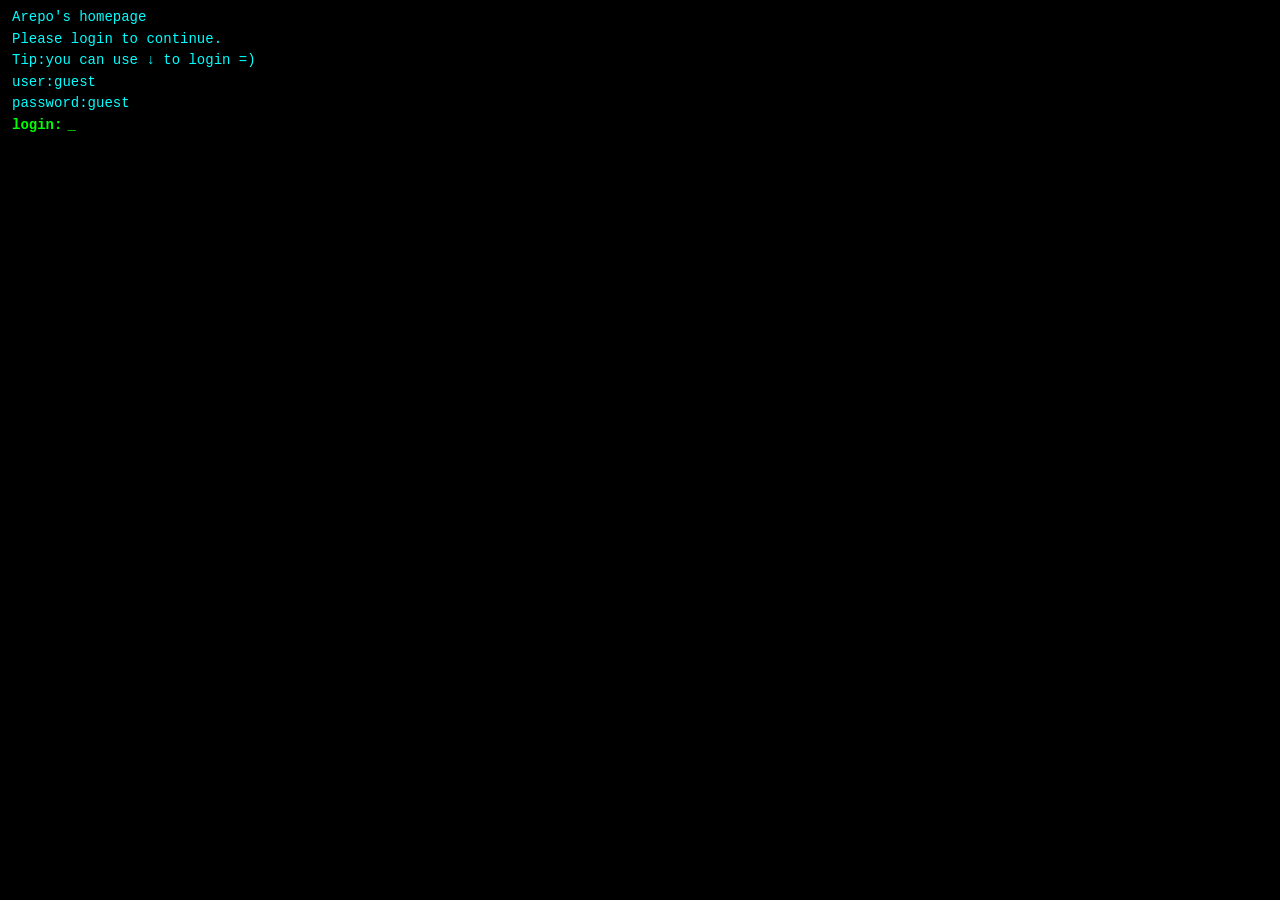
<file: index.html>
<!doctype html>
<html lang="en">
  <head>
    <meta charset="UTF-8" />
    <meta name="viewport" content="width=device-width, initial-scale=1.0" />
    <title>Hi~</title>
    <link rel="icon" type="image/png" href="./index.png">
    <script type="module" crossorigin src="./index-BcF_CUHu.js"></script>
    <link rel="stylesheet" crossorigin href="./index--PyF3nzG.css">
  </head>
  <body>
    <div id="root"></div>
  </body>
</html>
</file>
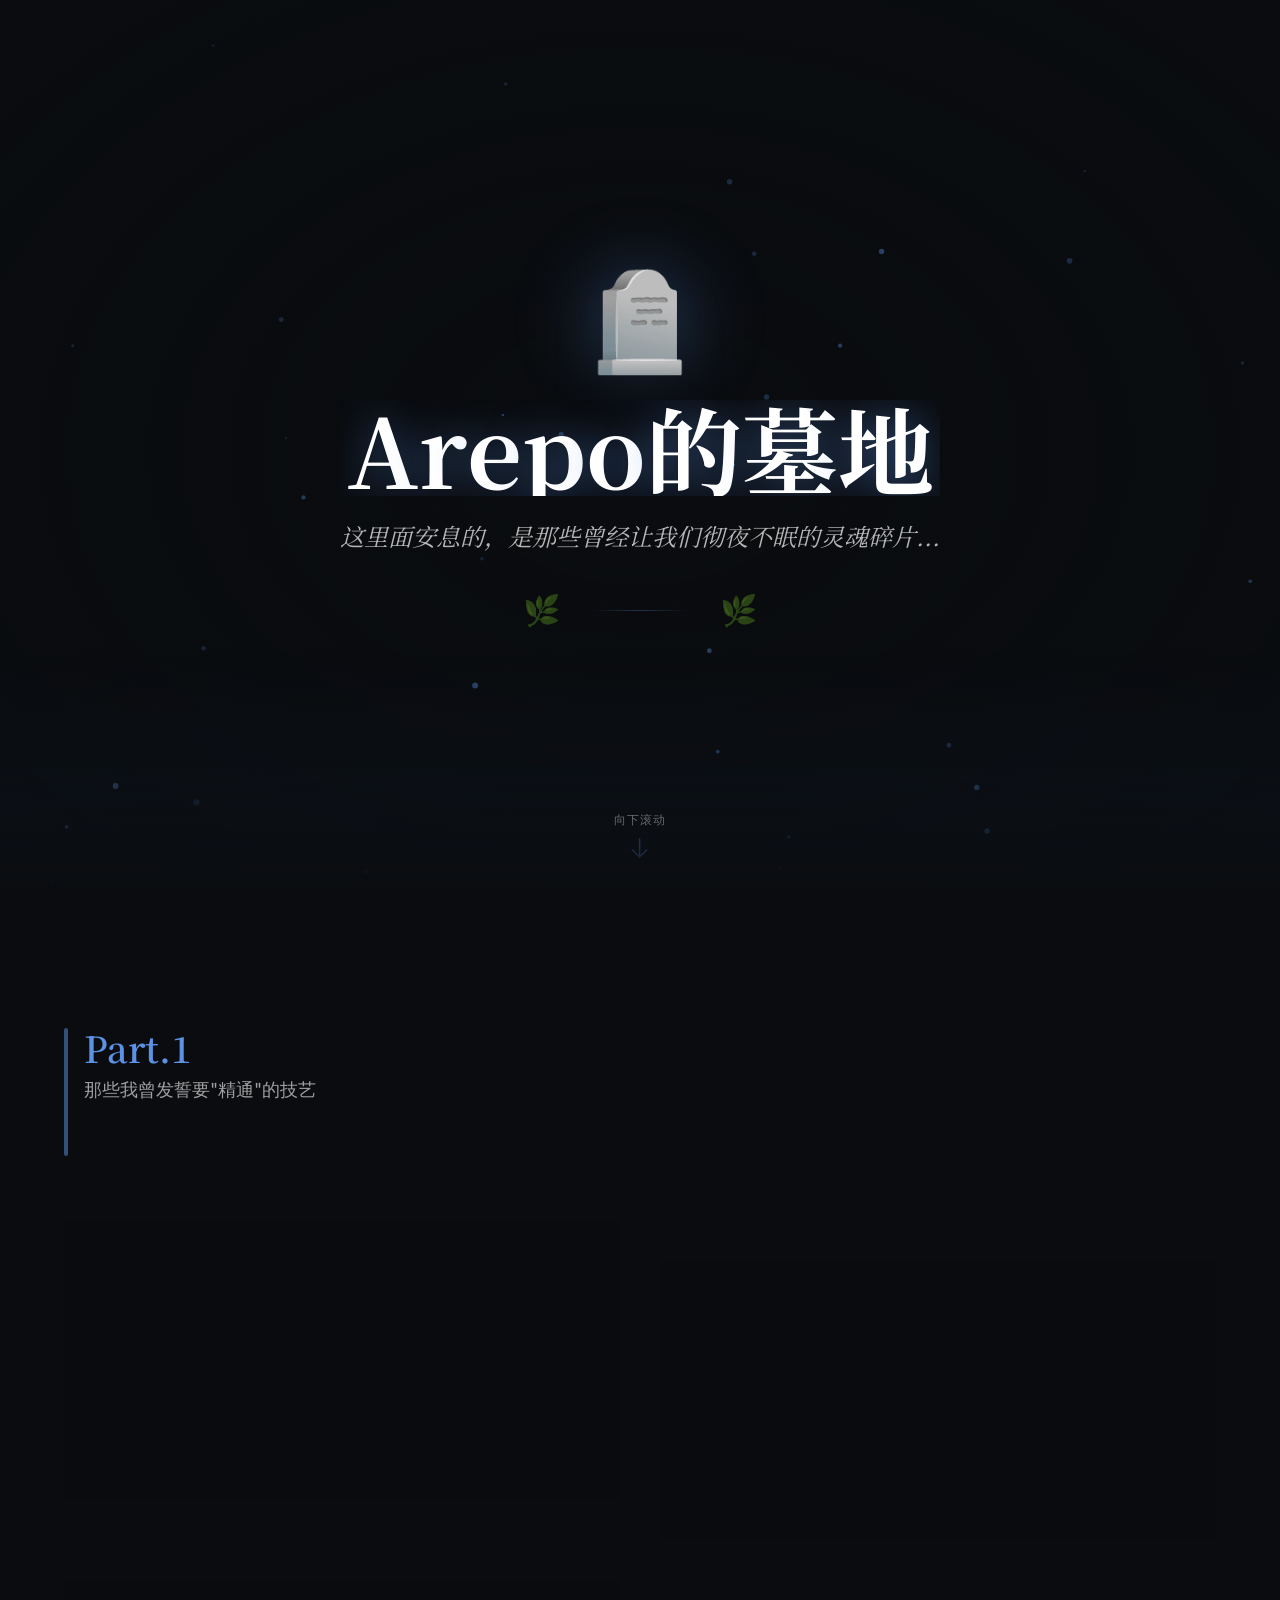
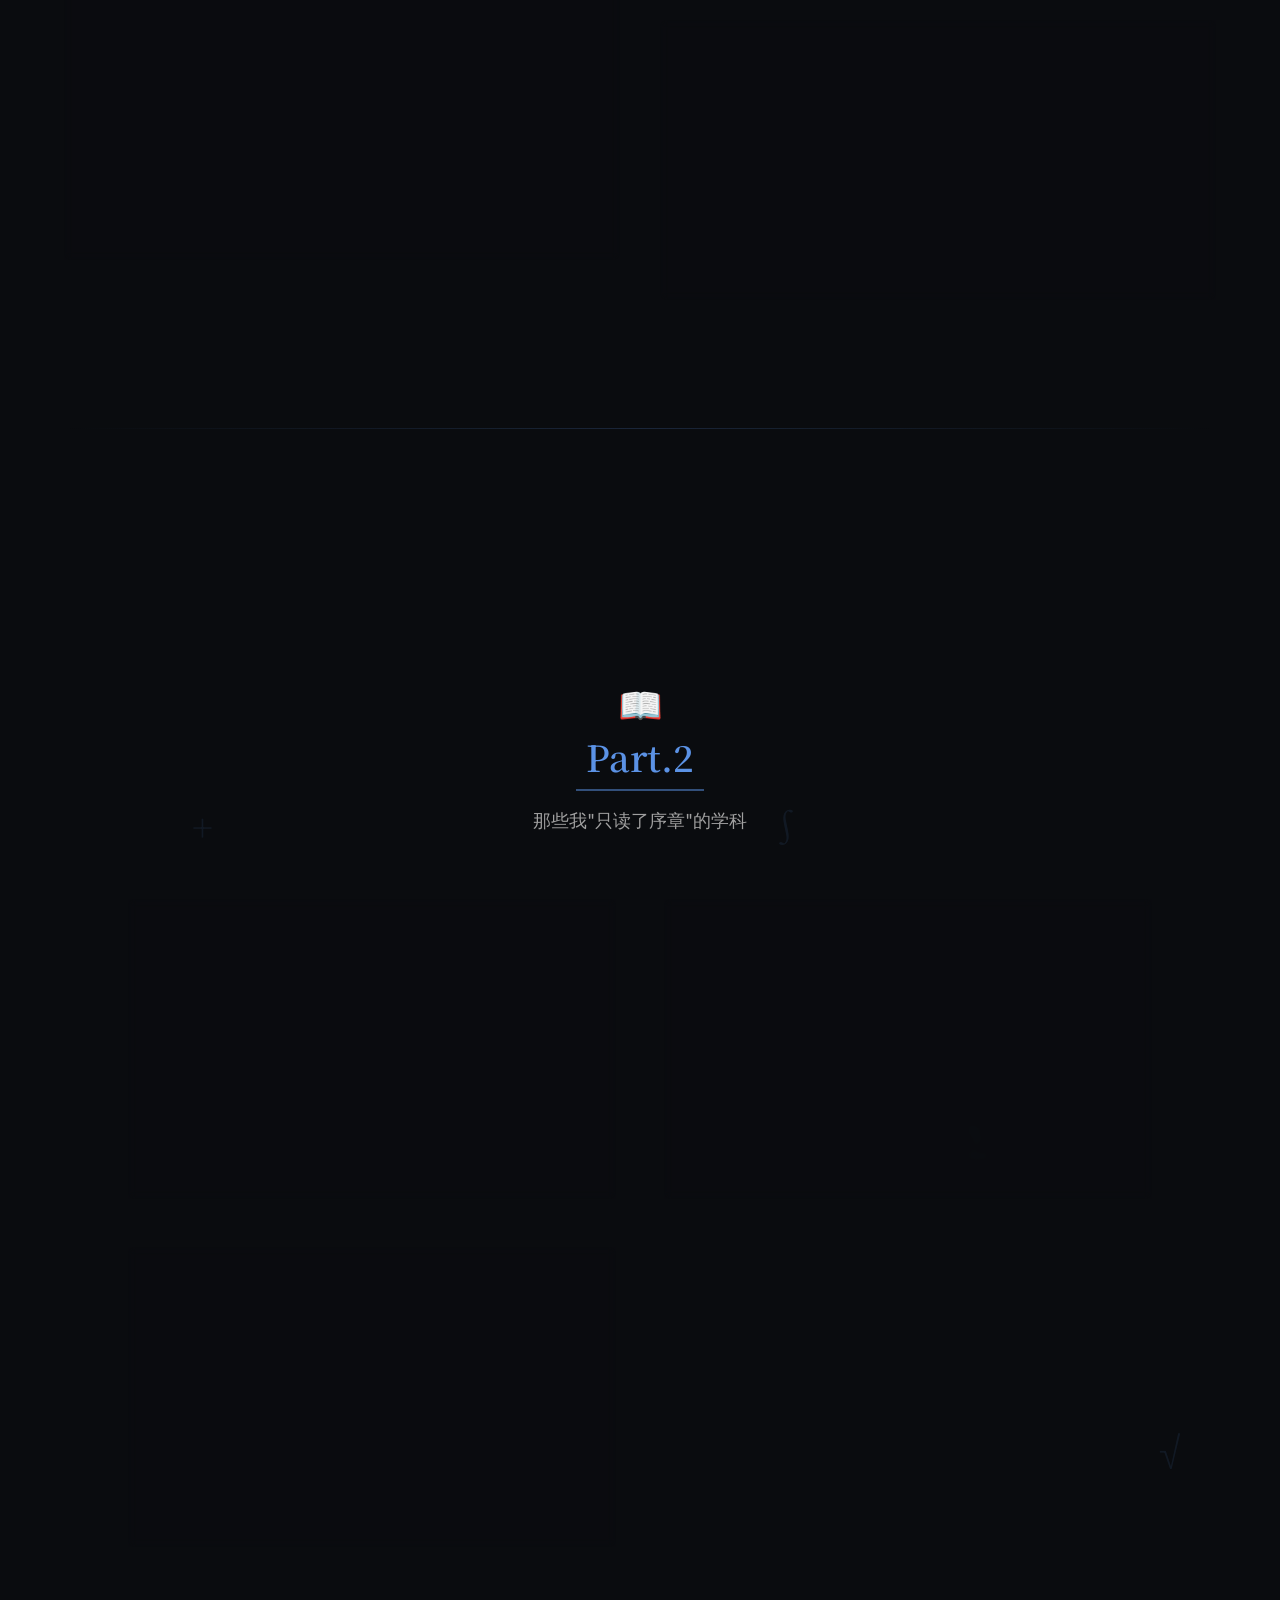
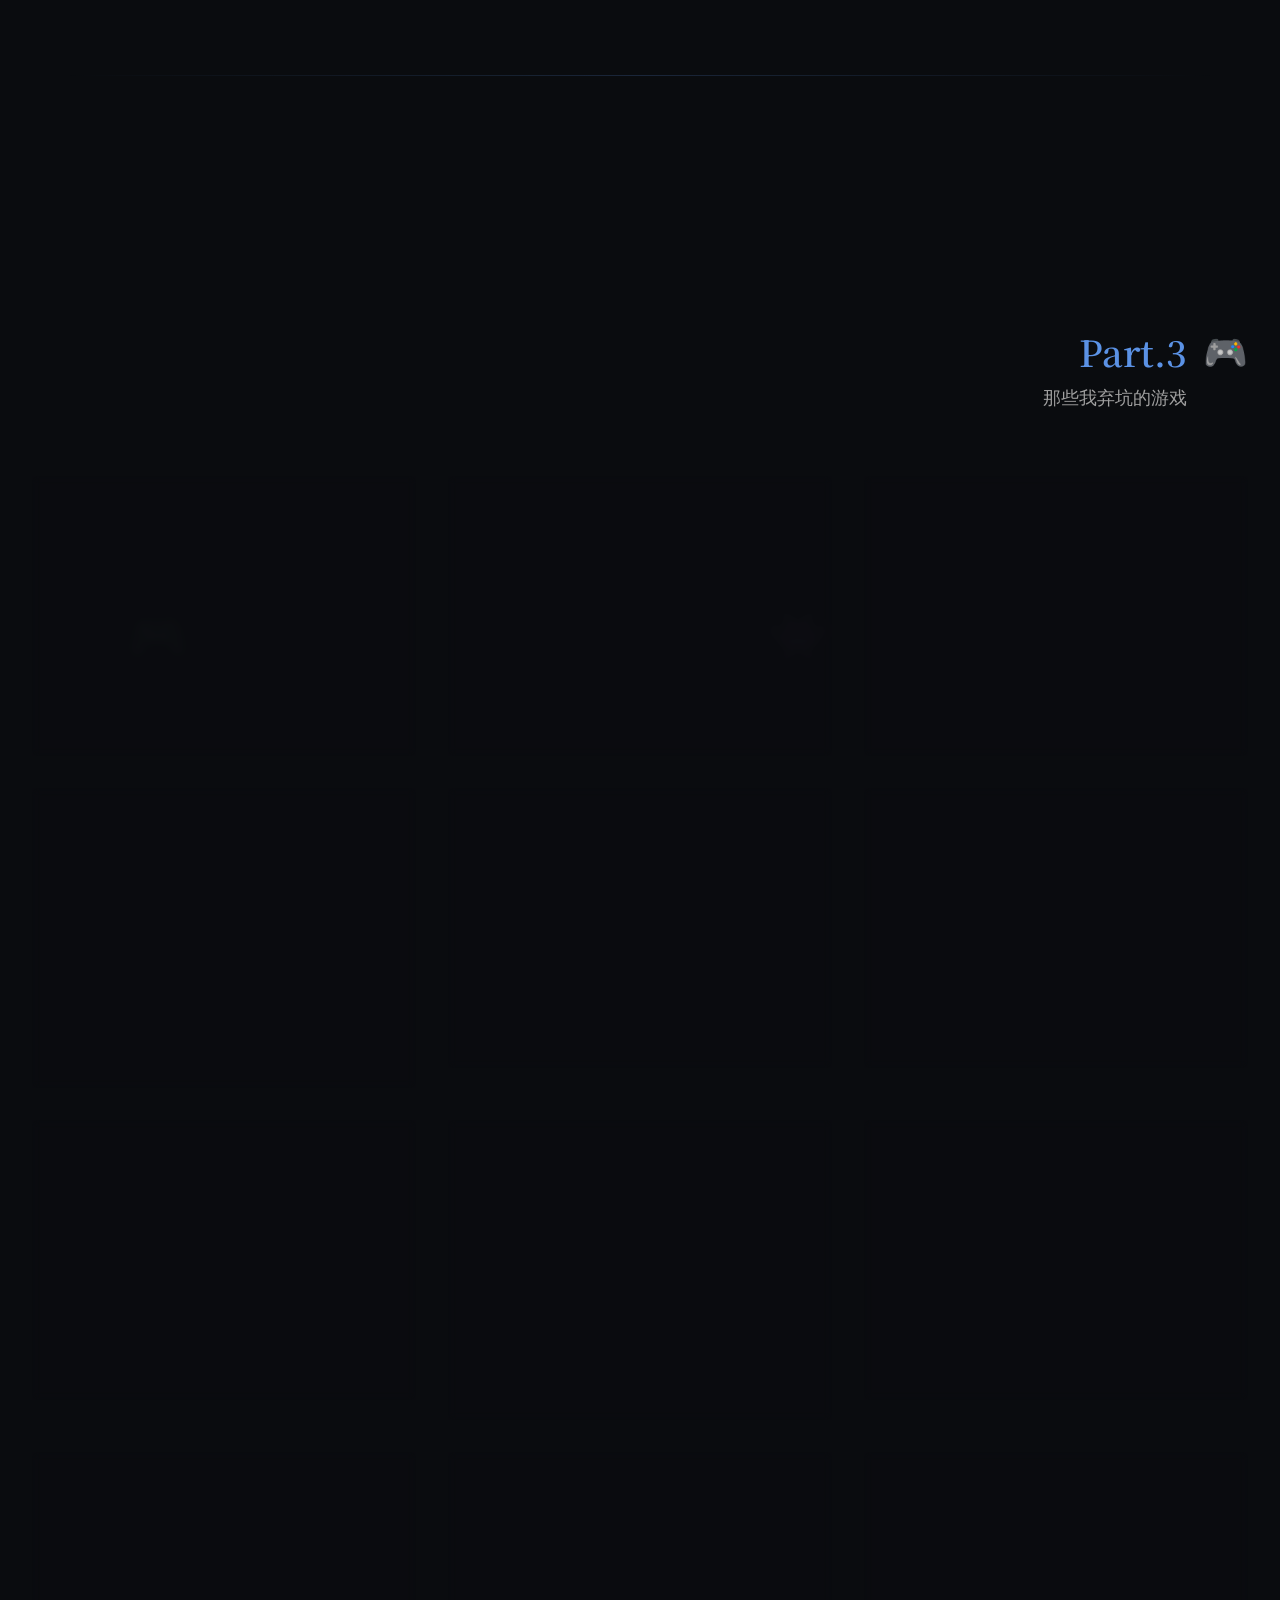
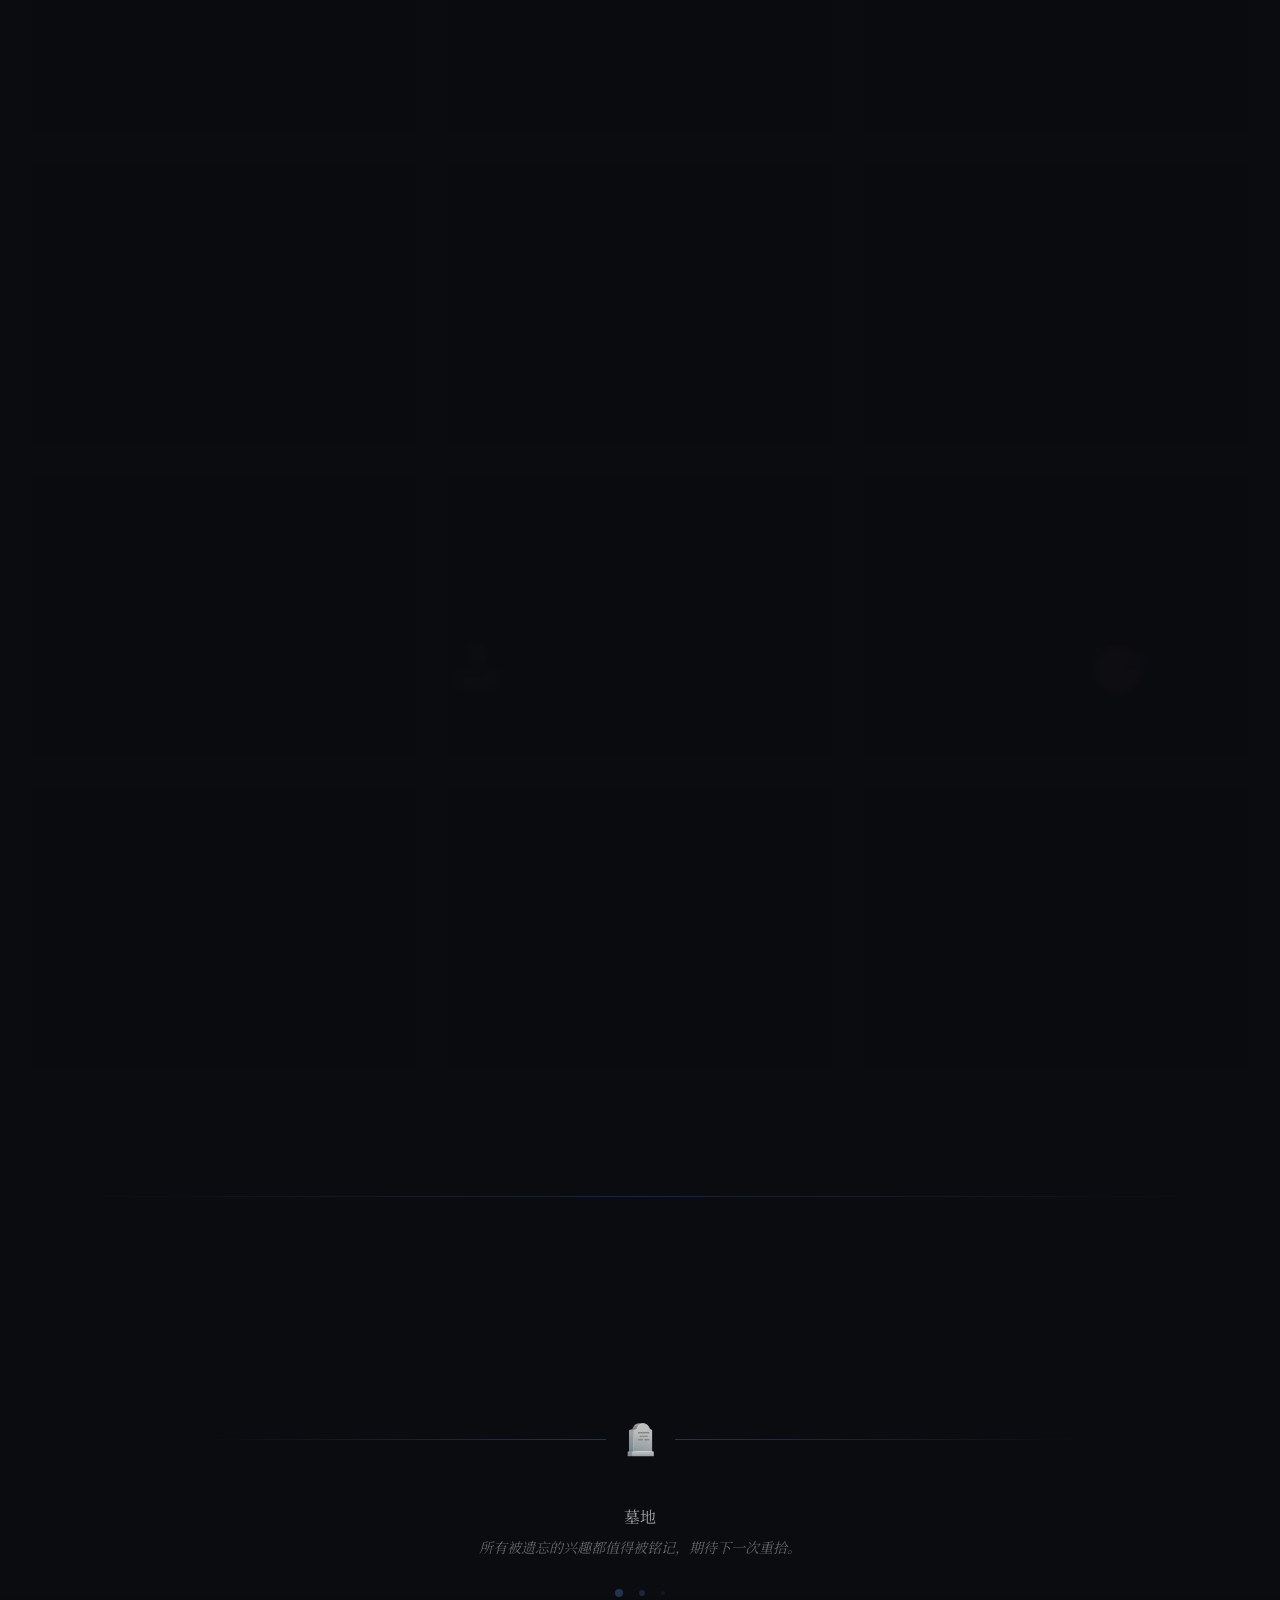
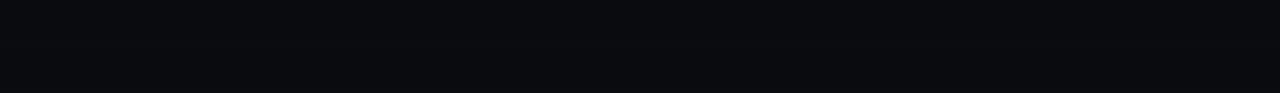
<file: tenet.html>
<!doctype html>
<html lang="en">
  <head>
    <meta charset="UTF-8" />
    <meta name="viewport" content="width=device-width, initial-scale=1.0" />
    <title>墓地</title>
    <link rel="icon" type="image/png" href="./index.png">
    <script type="module" crossorigin src="./index-ttk1CyJ1.js"></script>
    <link rel="stylesheet" crossorigin href="./index-DUXg7_tF.css">
  </head>
  <body>
    <div id="root"></div>
  </body>
</html>
</file>
<file: index--PyF3nzG.css>
*,:before,:after{--tw-border-spacing-x: 0;--tw-border-spacing-y: 0;--tw-translate-x: 0;--tw-translate-y: 0;--tw-rotate: 0;--tw-skew-x: 0;--tw-skew-y: 0;--tw-scale-x: 1;--tw-scale-y: 1;--tw-pan-x: ;--tw-pan-y: ;--tw-pinch-zoom: ;--tw-scroll-snap-strictness: proximity;--tw-gradient-from-position: ;--tw-gradient-via-position: ;--tw-gradient-to-position: ;--tw-ordinal: ;--tw-slashed-zero: ;--tw-numeric-figure: ;--tw-numeric-spacing: ;--tw-numeric-fraction: ;--tw-ring-inset: ;--tw-ring-offset-width: 0px;--tw-ring-offset-color: #fff;--tw-ring-color: rgb(59 130 246 / .5);--tw-ring-offset-shadow: 0 0 #0000;--tw-ring-shadow: 0 0 #0000;--tw-shadow: 0 0 #0000;--tw-shadow-colored: 0 0 #0000;--tw-blur: ;--tw-brightness: ;--tw-contrast: ;--tw-grayscale: ;--tw-hue-rotate: ;--tw-invert: ;--tw-saturate: ;--tw-sepia: ;--tw-drop-shadow: ;--tw-backdrop-blur: ;--tw-backdrop-brightness: ;--tw-backdrop-contrast: ;--tw-backdrop-grayscale: ;--tw-backdrop-hue-rotate: ;--tw-backdrop-invert: ;--tw-backdrop-opacity: ;--tw-backdrop-saturate: ;--tw-backdrop-sepia: ;--tw-contain-size: ;--tw-contain-layout: ;--tw-contain-paint: ;--tw-contain-style: }::backdrop{--tw-border-spacing-x: 0;--tw-border-spacing-y: 0;--tw-translate-x: 0;--tw-translate-y: 0;--tw-rotate: 0;--tw-skew-x: 0;--tw-skew-y: 0;--tw-scale-x: 1;--tw-scale-y: 1;--tw-pan-x: ;--tw-pan-y: ;--tw-pinch-zoom: ;--tw-scroll-snap-strictness: proximity;--tw-gradient-from-position: ;--tw-gradient-via-position: ;--tw-gradient-to-position: ;--tw-ordinal: ;--tw-slashed-zero: ;--tw-numeric-figure: ;--tw-numeric-spacing: ;--tw-numeric-fraction: ;--tw-ring-inset: ;--tw-ring-offset-width: 0px;--tw-ring-offset-color: #fff;--tw-ring-color: rgb(59 130 246 / .5);--tw-ring-offset-shadow: 0 0 #0000;--tw-ring-shadow: 0 0 #0000;--tw-shadow: 0 0 #0000;--tw-shadow-colored: 0 0 #0000;--tw-blur: ;--tw-brightness: ;--tw-contrast: ;--tw-grayscale: ;--tw-hue-rotate: ;--tw-invert: ;--tw-saturate: ;--tw-sepia: ;--tw-drop-shadow: ;--tw-backdrop-blur: ;--tw-backdrop-brightness: ;--tw-backdrop-contrast: ;--tw-backdrop-grayscale: ;--tw-backdrop-hue-rotate: ;--tw-backdrop-invert: ;--tw-backdrop-opacity: ;--tw-backdrop-saturate: ;--tw-backdrop-sepia: ;--tw-contain-size: ;--tw-contain-layout: ;--tw-contain-paint: ;--tw-contain-style: }*,:before,:after{box-sizing:border-box;border-width:0;border-style:solid;border-color:#e5e7eb}:before,:after{--tw-content: ""}html,:host{line-height:1.5;-webkit-text-size-adjust:100%;-moz-tab-size:4;-o-tab-size:4;tab-size:4;font-family:ui-sans-serif,system-ui,sans-serif,"Apple Color Emoji","Segoe UI Emoji",Segoe UI Symbol,"Noto Color Emoji";font-feature-settings:normal;font-variation-settings:normal;-webkit-tap-highlight-color:transparent}body{margin:0;line-height:inherit}hr{height:0;color:inherit;border-top-width:1px}abbr:where([title]){-webkit-text-decoration:underline dotted;text-decoration:underline dotted}h1,h2,h3,h4,h5,h6{font-size:inherit;font-weight:inherit}a{color:inherit;text-decoration:inherit}b,strong{font-weight:bolder}code,kbd,samp,pre{font-family:ui-monospace,SFMono-Regular,Menlo,Monaco,Consolas,Liberation Mono,Courier New,monospace;font-feature-settings:normal;font-variation-settings:normal;font-size:1em}small{font-size:80%}sub,sup{font-size:75%;line-height:0;position:relative;vertical-align:baseline}sub{bottom:-.25em}sup{top:-.5em}table{text-indent:0;border-color:inherit;border-collapse:collapse}button,input,optgroup,select,textarea{font-family:inherit;font-feature-settings:inherit;font-variation-settings:inherit;font-size:100%;font-weight:inherit;line-height:inherit;letter-spacing:inherit;color:inherit;margin:0;padding:0}button,select{text-transform:none}button,input:where([type=button]),input:where([type=reset]),input:where([type=submit]){-webkit-appearance:button;background-color:transparent;background-image:none}:-moz-focusring{outline:auto}:-moz-ui-invalid{box-shadow:none}progress{vertical-align:baseline}::-webkit-inner-spin-button,::-webkit-outer-spin-button{height:auto}[type=search]{-webkit-appearance:textfield;outline-offset:-2px}::-webkit-search-decoration{-webkit-appearance:none}::-webkit-file-upload-button{-webkit-appearance:button;font:inherit}summary{display:list-item}blockquote,dl,dd,h1,h2,h3,h4,h5,h6,hr,figure,p,pre{margin:0}fieldset{margin:0;padding:0}legend{padding:0}ol,ul,menu{list-style:none;margin:0;padding:0}dialog{padding:0}textarea{resize:vertical}input::-moz-placeholder,textarea::-moz-placeholder{opacity:1;color:#9ca3af}input::placeholder,textarea::placeholder{opacity:1;color:#9ca3af}button,[role=button]{cursor:pointer}:disabled{cursor:default}img,svg,video,canvas,audio,iframe,embed,object{display:block;vertical-align:middle}img,video{max-width:100%;height:auto}[hidden]:where(:not([hidden=until-found])){display:none}:root{--background: 0 0% 100%;--foreground: 240 10% 3.9%;--card: 0 0% 100%;--card-foreground: 240 10% 3.9%;--popover: 0 0% 100%;--popover-foreground: 240 10% 3.9%;--primary: 240 5.9% 10%;--primary-foreground: 0 0% 98%;--secondary: 240 4.8% 95.9%;--secondary-foreground: 240 5.9% 10%;--muted: 240 4.8% 95.9%;--muted-foreground: 240 3.8% 46.1%;--accent: 240 4.8% 95.9%;--accent-foreground: 240 5.9% 10%;--destructive: 0 84.2% 60.2%;--destructive-foreground: 0 0% 98%;--border: 240 5.9% 90%;--input: 240 5.9% 90%;--ring: 240 5.9% 10%;--radius: .625rem;--sidebar-background: 0 0% 98%;--sidebar-foreground: 240 5.3% 26.1%;--sidebar-primary: 240 5.9% 10%;--sidebar-primary-foreground: 0 0% 98%;--sidebar-accent: 240 4.8% 95.9%;--sidebar-accent-foreground: 240 5.9% 10%;--sidebar-border: 220 13% 91%;--sidebar-ring: 217.2 91.2% 59.8%}.dark{--background: 240 10% 3.9%;--foreground: 0 0% 98%;--card: 240 10% 3.9%;--card-foreground: 0 0% 98%;--popover: 240 10% 3.9%;--popover-foreground: 0 0% 98%;--primary: 0 0% 98%;--primary-foreground: 240 5.9% 10%;--secondary: 240 3.7% 15.9%;--secondary-foreground: 0 0% 98%;--muted: 240 3.7% 15.9%;--muted-foreground: 240 5% 64.9%;--accent: 240 3.7% 15.9%;--accent-foreground: 0 0% 98%;--destructive: 0 62.8% 30.6%;--destructive-foreground: 0 0% 98%;--border: 240 3.7% 15.9%;--input: 240 3.7% 15.9%;--ring: 240 4.9% 83.9%;--sidebar-background: 240 5.9% 10%;--sidebar-foreground: 240 4.8% 95.9%;--sidebar-primary: 224.3 76.3% 48%;--sidebar-primary-foreground: 0 0% 100%;--sidebar-accent: 240 3.7% 15.9%;--sidebar-accent-foreground: 240 4.8% 95.9%;--sidebar-border: 240 3.7% 15.9%;--sidebar-ring: 217.2 91.2% 59.8%}*{border-color:hsl(var(--border))}html,body{--tw-bg-opacity: 1;background-color:rgb(0 0 0 / var(--tw-bg-opacity, 1));--tw-text-opacity: 1;color:rgb(255 255 255 / var(--tw-text-opacity, 1));margin:0;padding:0;width:100%;height:100%;overflow:hidden}#root{width:100%;height:100%}.sr-only{position:absolute;width:1px;height:1px;padding:0;margin:-1px;overflow:hidden;clip:rect(0,0,0,0);white-space:nowrap;border-width:0}.pointer-events-none{pointer-events:none}.visible{visibility:visible}.invisible{visibility:hidden}.fixed{position:fixed}.absolute{position:absolute}.relative{position:relative}.inset-0{inset:0}.inset-x-0{left:0;right:0}.inset-y-0{top:0;bottom:0}.-bottom-12{bottom:-3rem}.-left-12{left:-3rem}.-right-12{right:-3rem}.-top-12{top:-3rem}.bottom-0{bottom:0}.left-0{left:0}.left-1\/2{left:50%}.left-2{left:.5rem}.left-\[50\%\]{left:50%}.right-0{right:0}.right-1{right:.25rem}.right-2{right:.5rem}.right-3{right:.75rem}.right-4{right:1rem}.top-0{top:0}.top-1\.5{top:.375rem}.top-1\/2{top:50%}.top-3\.5{top:.875rem}.top-4{top:1rem}.top-\[1px\]{top:1px}.top-\[50\%\]{top:50%}.top-\[60\%\]{top:60%}.top-full{top:100%}.isolate{isolation:isolate}.z-10{z-index:10}.z-20{z-index:20}.z-50{z-index:50}.z-\[1\]{z-index:1}.order-first{order:-9999}.order-last{order:9999}.col-start-2{grid-column-start:2}.row-span-2{grid-row:span 2 / span 2}.row-start-1{grid-row-start:1}.\!m-0{margin:0!important}.-mx-1{margin-left:-.25rem;margin-right:-.25rem}.-my-2{margin-top:-.5rem;margin-bottom:-.5rem}.mx-2{margin-left:.5rem;margin-right:.5rem}.mx-3\.5{margin-left:.875rem;margin-right:.875rem}.mx-auto{margin-left:auto;margin-right:auto}.my-0{margin-top:0;margin-bottom:0}.my-0\.5{margin-top:.125rem;margin-bottom:.125rem}.my-1{margin-top:.25rem;margin-bottom:.25rem}.-ml-4{margin-left:-1rem}.-mt-4{margin-top:-1rem}.mb-2{margin-bottom:.5rem}.mb-3{margin-bottom:.75rem}.ml-1{margin-left:.25rem}.ml-4{margin-left:1rem}.ml-auto{margin-left:auto}.mt-1\.5{margin-top:.375rem}.mt-2{margin-top:.5rem}.mt-4{margin-top:1rem}.mt-auto{margin-top:auto}.line-clamp-1{overflow:hidden;display:-webkit-box;-webkit-box-orient:vertical;-webkit-line-clamp:1}.line-clamp-2{overflow:hidden;display:-webkit-box;-webkit-box-orient:vertical;-webkit-line-clamp:2}.block{display:block}.flex{display:flex}.inline-flex{display:inline-flex}.table{display:table}.table-caption{display:table-caption}.table-cell{display:table-cell}.table-row{display:table-row}.grid{display:grid}.contents{display:contents}.hidden{display:none}.aspect-square{aspect-ratio:1 / 1}.aspect-video{aspect-ratio:16 / 9}.size-10{width:2.5rem;height:2.5rem}.size-2{width:.5rem;height:.5rem}.size-2\.5{width:.625rem;height:.625rem}.size-3{width:.75rem;height:.75rem}.size-3\.5{width:.875rem;height:.875rem}.size-4{width:1rem;height:1rem}.size-6{width:1.5rem;height:1.5rem}.size-7{width:1.75rem;height:1.75rem}.size-8{width:2rem;height:2rem}.size-9{width:2.25rem;height:2.25rem}.size-auto{width:auto;height:auto}.size-full{width:100%;height:100%}.h-1\.5{height:.375rem}.h-10{height:2.5rem}.h-12{height:3rem}.h-2{height:.5rem}.h-2\.5{height:.625rem}.h-4{height:1rem}.h-5{height:1.25rem}.h-6{height:1.5rem}.h-7{height:1.75rem}.h-8{height:2rem}.h-9{height:2.25rem}.h-\[1\.15rem\]{height:1.15rem}.h-\[calc\(100\%-1px\)\]{height:calc(100% - 1px)}.h-\[var\(--radix-navigation-menu-viewport-height\)\]{height:var(--radix-navigation-menu-viewport-height)}.h-\[var\(--radix-select-trigger-height\)\]{height:var(--radix-select-trigger-height)}.h-auto{height:auto}.h-full{height:100%}.h-px{height:1px}.h-svh{height:100svh}.max-h-\[300px\]{max-height:300px}.min-h-0{min-height:0px}.min-h-16{min-height:4rem}.min-h-4{min-height:1rem}.min-h-svh{min-height:100svh}.w-0{width:0px}.w-1{width:.25rem}.w-2{width:.5rem}.w-2\.5{width:.625rem}.w-3{width:.75rem}.w-3\/4{width:75%}.w-4{width:1rem}.w-5{width:1.25rem}.w-64{width:16rem}.w-72{width:18rem}.w-8{width:2rem}.w-9{width:2.25rem}.w-\[100px\]{width:100px}.w-auto{width:auto}.w-fit{width:-moz-fit-content;width:fit-content}.w-full{width:100%}.w-max{width:-moz-max-content;width:max-content}.w-px{width:1px}.min-w-0{min-width:0px}.min-w-10{min-width:2.5rem}.min-w-5{min-width:1.25rem}.min-w-8{min-width:2rem}.min-w-9{min-width:2.25rem}.min-w-\[12rem\]{min-width:12rem}.min-w-\[8rem\]{min-width:8rem}.min-w-\[var\(--radix-select-trigger-width\)\]{min-width:var(--radix-select-trigger-width)}.max-w-\[calc\(100\%-2rem\)\]{max-width:calc(100% - 2rem)}.max-w-max{max-width:-moz-max-content;max-width:max-content}.max-w-sm{max-width:24rem}.flex-1{flex:1 1 0%}.shrink-0{flex-shrink:0}.grow{flex-grow:1}.grow-0{flex-grow:0}.basis-full{flex-basis:100%}.caption-bottom{caption-side:bottom}.border-collapse{border-collapse:collapse}.-translate-x-1\/2{--tw-translate-x: -50%;transform:translate(var(--tw-translate-x),var(--tw-translate-y)) rotate(var(--tw-rotate)) skew(var(--tw-skew-x)) skewY(var(--tw-skew-y)) scaleX(var(--tw-scale-x)) scaleY(var(--tw-scale-y))}.-translate-x-px{--tw-translate-x: -1px;transform:translate(var(--tw-translate-x),var(--tw-translate-y)) rotate(var(--tw-rotate)) skew(var(--tw-skew-x)) skewY(var(--tw-skew-y)) scaleX(var(--tw-scale-x)) scaleY(var(--tw-scale-y))}.-translate-y-1\/2{--tw-translate-y: -50%;transform:translate(var(--tw-translate-x),var(--tw-translate-y)) rotate(var(--tw-rotate)) skew(var(--tw-skew-x)) skewY(var(--tw-skew-y)) scaleX(var(--tw-scale-x)) scaleY(var(--tw-scale-y))}.translate-x-\[-50\%\]{--tw-translate-x: -50%;transform:translate(var(--tw-translate-x),var(--tw-translate-y)) rotate(var(--tw-rotate)) skew(var(--tw-skew-x)) skewY(var(--tw-skew-y)) scaleX(var(--tw-scale-x)) scaleY(var(--tw-scale-y))}.translate-x-px{--tw-translate-x: 1px;transform:translate(var(--tw-translate-x),var(--tw-translate-y)) rotate(var(--tw-rotate)) skew(var(--tw-skew-x)) skewY(var(--tw-skew-y)) scaleX(var(--tw-scale-x)) scaleY(var(--tw-scale-y))}.translate-y-0\.5{--tw-translate-y: .125rem;transform:translate(var(--tw-translate-x),var(--tw-translate-y)) rotate(var(--tw-rotate)) skew(var(--tw-skew-x)) skewY(var(--tw-skew-y)) scaleX(var(--tw-scale-x)) scaleY(var(--tw-scale-y))}.translate-y-\[-50\%\]{--tw-translate-y: -50%;transform:translate(var(--tw-translate-x),var(--tw-translate-y)) rotate(var(--tw-rotate)) skew(var(--tw-skew-x)) skewY(var(--tw-skew-y)) scaleX(var(--tw-scale-x)) scaleY(var(--tw-scale-y))}.translate-y-\[calc\(-50\%_-_2px\)\]{--tw-translate-y: calc(-50% - 2px) ;transform:translate(var(--tw-translate-x),var(--tw-translate-y)) rotate(var(--tw-rotate)) skew(var(--tw-skew-x)) skewY(var(--tw-skew-y)) scaleX(var(--tw-scale-x)) scaleY(var(--tw-scale-y))}.rotate-45{--tw-rotate: 45deg;transform:translate(var(--tw-translate-x),var(--tw-translate-y)) rotate(var(--tw-rotate)) skew(var(--tw-skew-x)) skewY(var(--tw-skew-y)) scaleX(var(--tw-scale-x)) scaleY(var(--tw-scale-y))}.rotate-90{--tw-rotate: 90deg;transform:translate(var(--tw-translate-x),var(--tw-translate-y)) rotate(var(--tw-rotate)) skew(var(--tw-skew-x)) skewY(var(--tw-skew-y)) scaleX(var(--tw-scale-x)) scaleY(var(--tw-scale-y))}.transform{transform:translate(var(--tw-translate-x),var(--tw-translate-y)) rotate(var(--tw-rotate)) skew(var(--tw-skew-x)) skewY(var(--tw-skew-y)) scaleX(var(--tw-scale-x)) scaleY(var(--tw-scale-y))}@keyframes caret-blink{0%,70%,to{opacity:1}20%,50%{opacity:0}}.animate-caret-blink{animation:caret-blink 1.25s ease-out infinite}@keyframes pulse{50%{opacity:.5}}.animate-pulse{animation:pulse 2s cubic-bezier(.4,0,.6,1) infinite}@keyframes spin{to{transform:rotate(360deg)}}.animate-spin{animation:spin 1s linear infinite}.cursor-default{cursor:default}.cursor-text{cursor:text}.touch-none{touch-action:none}.select-none{-webkit-user-select:none;-moz-user-select:none;user-select:none}.resize-none{resize:none}.scroll-my-1{scroll-margin-top:.25rem;scroll-margin-bottom:.25rem}.scroll-py-1{scroll-padding-top:.25rem;scroll-padding-bottom:.25rem}.list-disc{list-style-type:disc}.list-none{list-style-type:none}.auto-rows-min{grid-auto-rows:min-content}.grid-cols-\[0_1fr\]{grid-template-columns:0 1fr}.grid-rows-\[auto_auto\]{grid-template-rows:auto auto}.flex-row{flex-direction:row}.flex-col{flex-direction:column}.flex-col-reverse{flex-direction:column-reverse}.flex-wrap{flex-wrap:wrap}.place-content-center{place-content:center}.items-start{align-items:flex-start}.items-end{align-items:flex-end}.items-center{align-items:center}.items-stretch{align-items:stretch}.justify-start{justify-content:flex-start}.justify-center{justify-content:center}.justify-between{justify-content:space-between}.justify-items-start{justify-items:start}.gap-0\.5{gap:.125rem}.gap-1{gap:.25rem}.gap-1\.5{gap:.375rem}.gap-2{gap:.5rem}.gap-2\.5{gap:.625rem}.gap-3{gap:.75rem}.gap-4{gap:1rem}.gap-6{gap:1.5rem}.gap-7{gap:1.75rem}.gap-\[--spacing\(var\(--gap\)\)\]{gap:var(--spacing(var(--gap)))}.gap-y-0\.5{row-gap:.125rem}.self-start{align-self:flex-start}.self-stretch{align-self:stretch}.justify-self-end{justify-self:end}.overflow-auto{overflow:auto}.overflow-hidden{overflow:hidden}.overflow-x-auto{overflow-x:auto}.overflow-y-auto{overflow-y:auto}.overflow-x-hidden{overflow-x:hidden}.whitespace-nowrap{white-space:nowrap}.text-balance{text-wrap:balance}.break-words{overflow-wrap:break-word}.rounded-\[2px\]{border-radius:2px}.rounded-\[4px\]{border-radius:4px}.rounded-\[calc\(var\(--radius\)-5px\)\]{border-radius:calc(var(--radius) - 5px)}.rounded-\[inherit\]{border-radius:inherit}.rounded-full{border-radius:9999px}.rounded-lg{border-radius:var(--radius)}.rounded-md{border-radius:calc(var(--radius) - 2px)}.rounded-none{border-radius:0}.rounded-sm{border-radius:calc(var(--radius) - 4px)}.rounded-xl{border-radius:calc(var(--radius) + 4px)}.rounded-xs{border-radius:calc(var(--radius) - 6px)}.rounded-l-md{border-top-left-radius:calc(var(--radius) - 2px);border-bottom-left-radius:calc(var(--radius) - 2px)}.rounded-r-md{border-top-right-radius:calc(var(--radius) - 2px);border-bottom-right-radius:calc(var(--radius) - 2px)}.rounded-tl-sm{border-top-left-radius:calc(var(--radius) - 4px)}.border{border-width:1px}.border-0{border-width:0px}.border-\[1\.5px\]{border-width:1.5px}.border-y{border-top-width:1px;border-bottom-width:1px}.border-b{border-bottom-width:1px}.border-l{border-left-width:1px}.border-r{border-right-width:1px}.border-t{border-top-width:1px}.border-dashed{border-style:dashed}.border-border{border-color:hsl(var(--border))}.border-border\/50{border-color:hsl(var(--border) / .5)}.border-input{border-color:hsl(var(--input))}.border-primary{border-color:hsl(var(--primary))}.border-sidebar-border{border-color:hsl(var(--sidebar-border))}.border-transparent{border-color:transparent}.border-l-transparent{border-left-color:transparent}.border-t-transparent{border-top-color:transparent}.bg-accent{background-color:hsl(var(--accent))}.bg-background{background-color:hsl(var(--background))}.bg-black\/50{background-color:#00000080}.bg-border{background-color:hsl(var(--border))}.bg-card{background-color:hsl(var(--card))}.bg-destructive{--tw-bg-opacity: 1;background-color:hsl(var(--destructive) / var(--tw-bg-opacity, 1))}.bg-foreground{background-color:hsl(var(--foreground))}.bg-input{background-color:hsl(var(--input))}.bg-muted{background-color:hsl(var(--muted))}.bg-muted\/50{background-color:hsl(var(--muted) / .5)}.bg-popover{background-color:hsl(var(--popover))}.bg-primary{background-color:hsl(var(--primary))}.bg-primary\/20{background-color:hsl(var(--primary) / .2)}.bg-secondary{background-color:hsl(var(--secondary))}.bg-sidebar{background-color:hsl(var(--sidebar-background))}.bg-sidebar-border{background-color:hsl(var(--sidebar-border))}.bg-transparent{background-color:transparent}.bg-white{--tw-bg-opacity: 1;background-color:rgb(255 255 255 / var(--tw-bg-opacity, 1))}.fill-current{fill:currentColor}.fill-foreground{fill:hsl(var(--foreground))}.fill-primary{fill:hsl(var(--primary))}.p-0{padding:0}.p-1{padding:.25rem}.p-2{padding:.5rem}.p-3{padding:.75rem}.p-4{padding:1rem}.p-6{padding:1.5rem}.p-\[3px\]{padding:3px}.p-px{padding:1px}.px-1{padding-left:.25rem;padding-right:.25rem}.px-1\.5{padding-left:.375rem;padding-right:.375rem}.px-2{padding-left:.5rem;padding-right:.5rem}.px-2\.5{padding-left:.625rem;padding-right:.625rem}.px-3{padding-left:.75rem;padding-right:.75rem}.px-4{padding-left:1rem;padding-right:1rem}.px-6{padding-left:1.5rem;padding-right:1.5rem}.py-0\.5{padding-top:.125rem;padding-bottom:.125rem}.py-1{padding-top:.25rem;padding-bottom:.25rem}.py-1\.5{padding-top:.375rem;padding-bottom:.375rem}.py-2{padding-top:.5rem;padding-bottom:.5rem}.py-3{padding-top:.75rem;padding-bottom:.75rem}.py-4{padding-top:1rem;padding-bottom:1rem}.py-6{padding-top:1.5rem;padding-bottom:1.5rem}.pb-3{padding-bottom:.75rem}.pb-4{padding-bottom:1rem}.pl-2{padding-left:.5rem}.pl-3{padding-left:.75rem}.pl-4{padding-left:1rem}.pl-8{padding-left:2rem}.pr-1{padding-right:.25rem}.pr-2{padding-right:.5rem}.pr-2\.5{padding-right:.625rem}.pr-3{padding-right:.75rem}.pr-8{padding-right:2rem}.pt-0{padding-top:0}.pt-3{padding-top:.75rem}.pt-4{padding-top:1rem}.text-left{text-align:left}.text-center{text-align:center}.align-middle{vertical-align:middle}.font-mono{font-family:ui-monospace,SFMono-Regular,Menlo,Monaco,Consolas,Liberation Mono,Courier New,monospace}.font-sans{font-family:ui-sans-serif,system-ui,sans-serif,"Apple Color Emoji","Segoe UI Emoji",Segoe UI Symbol,"Noto Color Emoji"}.text-\[0\.8rem\]{font-size:.8rem}.text-base{font-size:1rem;line-height:1.5rem}.text-lg{font-size:1.125rem;line-height:1.75rem}.text-sm{font-size:.875rem;line-height:1.25rem}.text-sm\/relaxed{font-size:.875rem;line-height:1.625}.text-xs{font-size:.75rem;line-height:1rem}.font-medium{font-weight:500}.font-normal{font-weight:400}.font-semibold{font-weight:600}.tabular-nums{--tw-numeric-spacing: tabular-nums;font-variant-numeric:var(--tw-ordinal) var(--tw-slashed-zero) var(--tw-numeric-figure) var(--tw-numeric-spacing) var(--tw-numeric-fraction)}.leading-none{line-height:1}.leading-normal{line-height:1.5}.leading-snug{line-height:1.375}.tracking-tight{letter-spacing:-.025em}.tracking-widest{letter-spacing:.1em}.text-accent-foreground{color:hsl(var(--accent-foreground))}.text-background{color:hsl(var(--background))}.text-card-foreground{color:hsl(var(--card-foreground))}.text-current{color:currentColor}.text-destructive{--tw-text-opacity: 1;color:hsl(var(--destructive) / var(--tw-text-opacity, 1))}.text-foreground{color:hsl(var(--foreground))}.text-muted-foreground{color:hsl(var(--muted-foreground))}.text-popover-foreground{color:hsl(var(--popover-foreground))}.text-primary{color:hsl(var(--primary))}.text-primary-foreground{color:hsl(var(--primary-foreground))}.text-secondary-foreground{color:hsl(var(--secondary-foreground))}.text-sidebar-foreground{color:hsl(var(--sidebar-foreground))}.text-sidebar-foreground\/70{color:hsl(var(--sidebar-foreground) / .7)}.text-white{--tw-text-opacity: 1;color:rgb(255 255 255 / var(--tw-text-opacity, 1))}.underline-offset-4{text-underline-offset:4px}.opacity-0{opacity:0}.opacity-50{opacity:.5}.opacity-70{opacity:.7}.shadow{--tw-shadow: 0 1px 3px 0 rgb(0 0 0 / .1), 0 1px 2px -1px rgb(0 0 0 / .1);--tw-shadow-colored: 0 1px 3px 0 var(--tw-shadow-color), 0 1px 2px -1px var(--tw-shadow-color);box-shadow:var(--tw-ring-offset-shadow, 0 0 #0000),var(--tw-ring-shadow, 0 0 #0000),var(--tw-shadow)}.shadow-\[0_0_0_1px_hsl\(var\(--sidebar-border\)\)\]{--tw-shadow: 0 0 0 1px hsl(var(--sidebar-border));--tw-shadow-colored: 0 0 0 1px var(--tw-shadow-color);box-shadow:var(--tw-ring-offset-shadow, 0 0 #0000),var(--tw-ring-shadow, 0 0 #0000),var(--tw-shadow)}.shadow-lg{--tw-shadow: 0 10px 15px -3px rgb(0 0 0 / .1), 0 4px 6px -4px rgb(0 0 0 / .1);--tw-shadow-colored: 0 10px 15px -3px var(--tw-shadow-color), 0 4px 6px -4px var(--tw-shadow-color);box-shadow:var(--tw-ring-offset-shadow, 0 0 #0000),var(--tw-ring-shadow, 0 0 #0000),var(--tw-shadow)}.shadow-md{--tw-shadow: 0 4px 6px -1px rgb(0 0 0 / .1), 0 2px 4px -2px rgb(0 0 0 / .1);--tw-shadow-colored: 0 4px 6px -1px var(--tw-shadow-color), 0 2px 4px -2px var(--tw-shadow-color);box-shadow:var(--tw-ring-offset-shadow, 0 0 #0000),var(--tw-ring-shadow, 0 0 #0000),var(--tw-shadow)}.shadow-none{--tw-shadow: 0 0 #0000;--tw-shadow-colored: 0 0 #0000;box-shadow:var(--tw-ring-offset-shadow, 0 0 #0000),var(--tw-ring-shadow, 0 0 #0000),var(--tw-shadow)}.shadow-sm{--tw-shadow: 0 1px 2px 0 rgb(0 0 0 / .05);--tw-shadow-colored: 0 1px 2px 0 var(--tw-shadow-color);box-shadow:var(--tw-ring-offset-shadow, 0 0 #0000),var(--tw-ring-shadow, 0 0 #0000),var(--tw-shadow)}.shadow-xl{--tw-shadow: 0 20px 25px -5px rgb(0 0 0 / .1), 0 8px 10px -6px rgb(0 0 0 / .1);--tw-shadow-colored: 0 20px 25px -5px var(--tw-shadow-color), 0 8px 10px -6px var(--tw-shadow-color);box-shadow:var(--tw-ring-offset-shadow, 0 0 #0000),var(--tw-ring-shadow, 0 0 #0000),var(--tw-shadow)}.shadow-xs{--tw-shadow: 0 1px 2px 0 rgb(0 0 0 / .05);--tw-shadow-colored: 0 1px 2px 0 var(--tw-shadow-color);box-shadow:var(--tw-ring-offset-shadow, 0 0 #0000),var(--tw-ring-shadow, 0 0 #0000),var(--tw-shadow)}.outline-none{outline:2px solid transparent;outline-offset:2px}.outline{outline-style:solid}.ring-0{--tw-ring-offset-shadow: var(--tw-ring-inset) 0 0 0 var(--tw-ring-offset-width) var(--tw-ring-offset-color);--tw-ring-shadow: var(--tw-ring-inset) 0 0 0 calc(0px + var(--tw-ring-offset-width)) var(--tw-ring-color);box-shadow:var(--tw-ring-offset-shadow),var(--tw-ring-shadow),var(--tw-shadow, 0 0 #0000)}.ring-ring\/50{--tw-ring-color: hsl(var(--ring) / .5)}.ring-sidebar-ring{--tw-ring-color: hsl(var(--sidebar-ring))}.ring-offset-background{--tw-ring-offset-color: hsl(var(--background))}.filter{filter:var(--tw-blur) var(--tw-brightness) var(--tw-contrast) var(--tw-grayscale) var(--tw-hue-rotate) var(--tw-invert) var(--tw-saturate) var(--tw-sepia) var(--tw-drop-shadow)}.transition{transition-property:color,background-color,border-color,text-decoration-color,fill,stroke,opacity,box-shadow,transform,filter,backdrop-filter;transition-timing-function:cubic-bezier(.4,0,.2,1);transition-duration:.15s}.transition-\[color\,box-shadow\]{transition-property:color,box-shadow;transition-timing-function:cubic-bezier(.4,0,.2,1);transition-duration:.15s}.transition-\[left\,right\,width\]{transition-property:left,right,width;transition-timing-function:cubic-bezier(.4,0,.2,1);transition-duration:.15s}.transition-\[margin\,opacity\]{transition-property:margin,opacity;transition-timing-function:cubic-bezier(.4,0,.2,1);transition-duration:.15s}.transition-\[width\,height\,padding\]{transition-property:width,height,padding;transition-timing-function:cubic-bezier(.4,0,.2,1);transition-duration:.15s}.transition-\[width\]{transition-property:width;transition-timing-function:cubic-bezier(.4,0,.2,1);transition-duration:.15s}.transition-all{transition-property:all;transition-timing-function:cubic-bezier(.4,0,.2,1);transition-duration:.15s}.transition-colors{transition-property:color,background-color,border-color,text-decoration-color,fill,stroke;transition-timing-function:cubic-bezier(.4,0,.2,1);transition-duration:.15s}.transition-none{transition-property:none}.transition-opacity{transition-property:opacity;transition-timing-function:cubic-bezier(.4,0,.2,1);transition-duration:.15s}.transition-shadow{transition-property:box-shadow;transition-timing-function:cubic-bezier(.4,0,.2,1);transition-duration:.15s}.transition-transform{transition-property:transform;transition-timing-function:cubic-bezier(.4,0,.2,1);transition-duration:.15s}.duration-100{transition-duration:.1s}.duration-1000{transition-duration:1s}.duration-200{transition-duration:.2s}.duration-300{transition-duration:.3s}.ease-in-out{transition-timing-function:cubic-bezier(.4,0,.2,1)}.ease-linear{transition-timing-function:linear}@keyframes enter{0%{opacity:var(--tw-enter-opacity, 1);transform:translate3d(var(--tw-enter-translate-x, 0),var(--tw-enter-translate-y, 0),0) scale3d(var(--tw-enter-scale, 1),var(--tw-enter-scale, 1),var(--tw-enter-scale, 1)) rotate(var(--tw-enter-rotate, 0))}}@keyframes exit{to{opacity:var(--tw-exit-opacity, 1);transform:translate3d(var(--tw-exit-translate-x, 0),var(--tw-exit-translate-y, 0),0) scale3d(var(--tw-exit-scale, 1),var(--tw-exit-scale, 1),var(--tw-exit-scale, 1)) rotate(var(--tw-exit-rotate, 0))}}.animate-in{animation-name:enter;animation-duration:.15s;--tw-enter-opacity: initial;--tw-enter-scale: initial;--tw-enter-rotate: initial;--tw-enter-translate-x: initial;--tw-enter-translate-y: initial}.fade-in-0{--tw-enter-opacity: 0}.zoom-in-95{--tw-enter-scale: .95}.duration-100{animation-duration:.1s}.duration-1000{animation-duration:1s}.duration-200{animation-duration:.2s}.duration-300{animation-duration:.3s}.ease-in-out{animation-timing-function:cubic-bezier(.4,0,.2,1)}.ease-linear{animation-timing-function:linear}.\[--cell-size\:--spacing\(8\)\]{--cell-size: var(--spacing(8))}.selection\:bg-primary *::-moz-selection{background-color:hsl(var(--primary))}.selection\:bg-primary *::selection{background-color:hsl(var(--primary))}.selection\:text-primary-foreground *::-moz-selection{color:hsl(var(--primary-foreground))}.selection\:text-primary-foreground *::selection{color:hsl(var(--primary-foreground))}.selection\:bg-primary::-moz-selection{background-color:hsl(var(--primary))}.selection\:bg-primary::selection{background-color:hsl(var(--primary))}.selection\:text-primary-foreground::-moz-selection{color:hsl(var(--primary-foreground))}.selection\:text-primary-foreground::selection{color:hsl(var(--primary-foreground))}.file\:inline-flex::file-selector-button{display:inline-flex}.file\:h-7::file-selector-button{height:1.75rem}.file\:border-0::file-selector-button{border-width:0px}.file\:bg-transparent::file-selector-button{background-color:transparent}.file\:text-sm::file-selector-button{font-size:.875rem;line-height:1.25rem}.file\:font-medium::file-selector-button{font-weight:500}.file\:text-foreground::file-selector-button{color:hsl(var(--foreground))}.placeholder\:text-muted-foreground::-moz-placeholder{color:hsl(var(--muted-foreground))}.placeholder\:text-muted-foreground::placeholder{color:hsl(var(--muted-foreground))}.after\:absolute:after{content:var(--tw-content);position:absolute}.after\:-inset-2:after{content:var(--tw-content);inset:-.5rem}.after\:inset-y-0:after{content:var(--tw-content);top:0;bottom:0}.after\:left-1\/2:after{content:var(--tw-content);left:50%}.after\:w-1:after{content:var(--tw-content);width:.25rem}.after\:w-\[2px\]:after{content:var(--tw-content);width:2px}.after\:-translate-x-1\/2:after{content:var(--tw-content);--tw-translate-x: -50%;transform:translate(var(--tw-translate-x),var(--tw-translate-y)) rotate(var(--tw-rotate)) skew(var(--tw-skew-x)) skewY(var(--tw-skew-y)) scaleX(var(--tw-scale-x)) scaleY(var(--tw-scale-y))}.first\:rounded-l-md:first-child{border-top-left-radius:calc(var(--radius) - 2px);border-bottom-left-radius:calc(var(--radius) - 2px)}.first\:border-l:first-child{border-left-width:1px}.last\:mt-0:last-child{margin-top:0}.last\:rounded-r-md:last-child{border-top-right-radius:calc(var(--radius) - 2px);border-bottom-right-radius:calc(var(--radius) - 2px)}.last\:border-b-0:last-child{border-bottom-width:0px}.hover\:bg-accent:hover{background-color:hsl(var(--accent))}.hover\:bg-destructive\/90:hover{background-color:hsl(var(--destructive) / .9)}.hover\:bg-muted:hover{background-color:hsl(var(--muted))}.hover\:bg-muted\/50:hover{background-color:hsl(var(--muted) / .5)}.hover\:bg-primary\/90:hover{background-color:hsl(var(--primary) / .9)}.hover\:bg-secondary\/80:hover{background-color:hsl(var(--secondary) / .8)}.hover\:bg-sidebar-accent:hover{background-color:hsl(var(--sidebar-accent))}.hover\:text-accent-foreground:hover{color:hsl(var(--accent-foreground))}.hover\:text-foreground:hover{color:hsl(var(--foreground))}.hover\:text-muted-foreground:hover{color:hsl(var(--muted-foreground))}.hover\:text-sidebar-accent-foreground:hover{color:hsl(var(--sidebar-accent-foreground))}.hover\:underline:hover{text-decoration-line:underline}.hover\:opacity-100:hover{opacity:1}.hover\:shadow-\[0_0_0_1px_hsl\(var\(--sidebar-accent\)\)\]:hover{--tw-shadow: 0 0 0 1px hsl(var(--sidebar-accent));--tw-shadow-colored: 0 0 0 1px var(--tw-shadow-color);box-shadow:var(--tw-ring-offset-shadow, 0 0 #0000),var(--tw-ring-shadow, 0 0 #0000),var(--tw-shadow)}.hover\:ring-4:hover{--tw-ring-offset-shadow: var(--tw-ring-inset) 0 0 0 var(--tw-ring-offset-width) var(--tw-ring-offset-color);--tw-ring-shadow: var(--tw-ring-inset) 0 0 0 calc(4px + var(--tw-ring-offset-width)) var(--tw-ring-color);box-shadow:var(--tw-ring-offset-shadow),var(--tw-ring-shadow),var(--tw-shadow, 0 0 #0000)}.hover\:after\:bg-sidebar-border:hover:after{content:var(--tw-content);background-color:hsl(var(--sidebar-border))}.focus\:z-10:focus{z-index:10}.focus\:bg-accent:focus{background-color:hsl(var(--accent))}.focus\:text-accent-foreground:focus{color:hsl(var(--accent-foreground))}.focus\:ring-2:focus{--tw-ring-offset-shadow: var(--tw-ring-inset) 0 0 0 var(--tw-ring-offset-width) var(--tw-ring-offset-color);--tw-ring-shadow: var(--tw-ring-inset) 0 0 0 calc(2px + var(--tw-ring-offset-width)) var(--tw-ring-color);box-shadow:var(--tw-ring-offset-shadow),var(--tw-ring-shadow),var(--tw-shadow, 0 0 #0000)}.focus\:ring-ring:focus{--tw-ring-color: hsl(var(--ring))}.focus\:ring-offset-2:focus{--tw-ring-offset-width: 2px}.focus-visible\:z-10:focus-visible{z-index:10}.focus-visible\:border-ring:focus-visible{border-color:hsl(var(--ring))}.focus-visible\:outline-1:focus-visible{outline-width:1px}.focus-visible\:outline-ring:focus-visible{outline-color:hsl(var(--ring))}.focus-visible\:ring-0:focus-visible{--tw-ring-offset-shadow: var(--tw-ring-inset) 0 0 0 var(--tw-ring-offset-width) var(--tw-ring-offset-color);--tw-ring-shadow: var(--tw-ring-inset) 0 0 0 calc(0px + var(--tw-ring-offset-width)) var(--tw-ring-color);box-shadow:var(--tw-ring-offset-shadow),var(--tw-ring-shadow),var(--tw-shadow, 0 0 #0000)}.focus-visible\:ring-1:focus-visible{--tw-ring-offset-shadow: var(--tw-ring-inset) 0 0 0 var(--tw-ring-offset-width) var(--tw-ring-offset-color);--tw-ring-shadow: var(--tw-ring-inset) 0 0 0 calc(1px + var(--tw-ring-offset-width)) var(--tw-ring-color);box-shadow:var(--tw-ring-offset-shadow),var(--tw-ring-shadow),var(--tw-shadow, 0 0 #0000)}.focus-visible\:ring-2:focus-visible{--tw-ring-offset-shadow: var(--tw-ring-inset) 0 0 0 var(--tw-ring-offset-width) var(--tw-ring-offset-color);--tw-ring-shadow: var(--tw-ring-inset) 0 0 0 calc(2px + var(--tw-ring-offset-width)) var(--tw-ring-color);box-shadow:var(--tw-ring-offset-shadow),var(--tw-ring-shadow),var(--tw-shadow, 0 0 #0000)}.focus-visible\:ring-4:focus-visible{--tw-ring-offset-shadow: var(--tw-ring-inset) 0 0 0 var(--tw-ring-offset-width) var(--tw-ring-offset-color);--tw-ring-shadow: var(--tw-ring-inset) 0 0 0 calc(4px + var(--tw-ring-offset-width)) var(--tw-ring-color);box-shadow:var(--tw-ring-offset-shadow),var(--tw-ring-shadow),var(--tw-shadow, 0 0 #0000)}.focus-visible\:ring-\[3px\]:focus-visible{--tw-ring-offset-shadow: var(--tw-ring-inset) 0 0 0 var(--tw-ring-offset-width) var(--tw-ring-offset-color);--tw-ring-shadow: var(--tw-ring-inset) 0 0 0 calc(3px + var(--tw-ring-offset-width)) var(--tw-ring-color);box-shadow:var(--tw-ring-offset-shadow),var(--tw-ring-shadow),var(--tw-shadow, 0 0 #0000)}.focus-visible\:ring-destructive\/20:focus-visible{--tw-ring-color: hsl(var(--destructive) / .2)}.focus-visible\:ring-ring:focus-visible{--tw-ring-color: hsl(var(--ring))}.focus-visible\:ring-ring\/50:focus-visible{--tw-ring-color: hsl(var(--ring) / .5)}.focus-visible\:ring-offset-1:focus-visible{--tw-ring-offset-width: 1px}.active\:bg-sidebar-accent:active{background-color:hsl(var(--sidebar-accent))}.active\:text-sidebar-accent-foreground:active{color:hsl(var(--sidebar-accent-foreground))}.disabled\:pointer-events-none:disabled{pointer-events:none}.disabled\:cursor-not-allowed:disabled{cursor:not-allowed}.disabled\:opacity-50:disabled{opacity:.5}.group\/menu-item:focus-within .group-focus-within\/menu-item\:opacity-100{opacity:1}.group\/menu-item:hover .group-hover\/menu-item\:opacity-100{opacity:1}.peer\/menu-button:hover~.peer-hover\/menu-button\:text-sidebar-accent-foreground{color:hsl(var(--sidebar-accent-foreground))}.peer:disabled~.peer-disabled\:cursor-not-allowed{cursor:not-allowed}.peer:disabled~.peer-disabled\:opacity-50{opacity:.5}.has-\[\>button\]\:ml-\[-0\.45rem\]:has(>button){margin-left:-.45rem}.has-\[\>button\]\:mr-\[-0\.45rem\]:has(>button){margin-right:-.45rem}.has-\[\>kbd\]\:ml-\[-0\.35rem\]:has(>kbd){margin-left:-.35rem}.has-\[\>kbd\]\:mr-\[-0\.35rem\]:has(>kbd){margin-right:-.35rem}.has-\[\>\[data-align\=block-end\]\]\:h-auto:has(>[data-align=block-end]){height:auto}.has-\[\>\[data-align\=block-start\]\]\:h-auto:has(>[data-align=block-start]){height:auto}.has-\[\>textarea\]\:h-auto:has(>textarea){height:auto}.has-\[\>\[data-slot\=field\]\]\:w-full:has(>[data-slot=field]){width:100%}.has-\[\>svg\]\:grid-cols-\[calc\(var\(--spacing\)\*4\)_1fr\]:has(>svg){grid-template-columns:calc(var(--spacing) * 4) 1fr}.has-\[\>\[data-align\=block-end\]\]\:flex-col:has(>[data-align=block-end]){flex-direction:column}.has-\[\>\[data-align\=block-start\]\]\:flex-col:has(>[data-align=block-start]){flex-direction:column}.has-\[\>\[data-slot\=field\]\]\:flex-col:has(>[data-slot=field]){flex-direction:column}.has-\[\>\[data-slot\=field-content\]\]\:items-start:has(>[data-slot=field-content]){align-items:flex-start}.has-\[\>\[data-slot\=button-group\]\]\:gap-2:has(>[data-slot=button-group]){gap:.5rem}.has-\[\>\[data-slot\=checkbox-group\]\]\:gap-3:has(>[data-slot=checkbox-group]){gap:.75rem}.has-\[\>\[data-slot\=radio-group\]\]\:gap-3:has(>[data-slot=radio-group]){gap:.75rem}.has-\[\>svg\]\:gap-x-3:has(>svg){-moz-column-gap:.75rem;column-gap:.75rem}.has-\[\>\[data-slot\=field\]\]\:rounded-md:has(>[data-slot=field]){border-radius:calc(var(--radius) - 2px)}.has-\[\>\[data-slot\=field\]\]\:border:has(>[data-slot=field]){border-width:1px}.has-\[\[data-slot\=input-group-control\]\:focus-visible\]\:border-ring:has([data-slot=input-group-control]:focus-visible){border-color:hsl(var(--ring))}.has-\[\[data-slot\]\[aria-invalid\=true\]\]\:border-destructive:has([data-slot][aria-invalid=true]){--tw-border-opacity: 1;border-color:hsl(var(--destructive) / var(--tw-border-opacity, 1))}.has-\[\>svg\]\:p-0:has(>svg){padding:0}.has-\[\>svg\]\:px-2:has(>svg){padding-left:.5rem;padding-right:.5rem}.has-\[\>svg\]\:px-2\.5:has(>svg){padding-left:.625rem;padding-right:.625rem}.has-\[\>svg\]\:px-3:has(>svg){padding-left:.75rem;padding-right:.75rem}.has-\[\>svg\]\:px-4:has(>svg){padding-left:1rem;padding-right:1rem}.has-\[\[data-slot\=input-group-control\]\:focus-visible\]\:ring-\[3px\]:has([data-slot=input-group-control]:focus-visible){--tw-ring-offset-shadow: var(--tw-ring-inset) 0 0 0 var(--tw-ring-offset-width) var(--tw-ring-offset-color);--tw-ring-shadow: var(--tw-ring-inset) 0 0 0 calc(3px + var(--tw-ring-offset-width)) var(--tw-ring-color);box-shadow:var(--tw-ring-offset-shadow),var(--tw-ring-shadow),var(--tw-shadow, 0 0 #0000)}.has-\[\[data-slot\=input-group-control\]\:focus-visible\]\:ring-ring\/50:has([data-slot=input-group-control]:focus-visible){--tw-ring-color: hsl(var(--ring) / .5)}.has-\[\[data-slot\]\[aria-invalid\=true\]\]\:ring-destructive\/20:has([data-slot][aria-invalid=true]){--tw-ring-color: hsl(var(--destructive) / .2)}.group\/item:has([data-slot=item-description]) .group-has-\[\[data-slot\=item-description\]\]\/item\:translate-y-0\.5{--tw-translate-y: .125rem;transform:translate(var(--tw-translate-x),var(--tw-translate-y)) rotate(var(--tw-rotate)) skew(var(--tw-skew-x)) skewY(var(--tw-skew-y)) scaleX(var(--tw-scale-x)) scaleY(var(--tw-scale-y))}.group\/item:has([data-slot=item-description]) .group-has-\[\[data-slot\=item-description\]\]\/item\:self-start{align-self:flex-start}.group\/field:has([data-orientation=horizontal]) .group-has-\[\[data-orientation\=horizontal\]\]\/field\:text-balance{text-wrap:balance}.group\/input-group:has(>input) .group-has-\[\>input\]\/input-group\:pb-2\.5{padding-bottom:.625rem}.group\/input-group:has(>input) .group-has-\[\>input\]\/input-group\:pt-2\.5{padding-top:.625rem}.aria-disabled\:pointer-events-none[aria-disabled=true]{pointer-events:none}.aria-disabled\:opacity-50[aria-disabled=true]{opacity:.5}.aria-selected\:text-muted-foreground[aria-selected=true]{color:hsl(var(--muted-foreground))}.data-\[disabled\=true\]\:pointer-events-none[data-disabled=true],.data-\[disabled\]\:pointer-events-none[data-disabled]{pointer-events:none}.data-\[vaul-drawer-direction\=bottom\]\:inset-x-0[data-vaul-drawer-direction=bottom]{left:0;right:0}.data-\[vaul-drawer-direction\=left\]\:inset-y-0[data-vaul-drawer-direction=left],.data-\[vaul-drawer-direction\=right\]\:inset-y-0[data-vaul-drawer-direction=right]{top:0;bottom:0}.data-\[vaul-drawer-direction\=top\]\:inset-x-0[data-vaul-drawer-direction=top]{left:0;right:0}.data-\[vaul-drawer-direction\=bottom\]\:bottom-0[data-vaul-drawer-direction=bottom]{bottom:0}.data-\[vaul-drawer-direction\=left\]\:left-0[data-vaul-drawer-direction=left]{left:0}.data-\[vaul-drawer-direction\=right\]\:right-0[data-vaul-drawer-direction=right]{right:0}.data-\[vaul-drawer-direction\=top\]\:top-0[data-vaul-drawer-direction=top]{top:0}.data-\[active\=true\]\:z-10[data-active=true]{z-index:10}.data-\[vaul-drawer-direction\=bottom\]\:mt-24[data-vaul-drawer-direction=bottom]{margin-top:6rem}.data-\[vaul-drawer-direction\=top\]\:mb-24[data-vaul-drawer-direction=top]{margin-bottom:6rem}.data-\[orientation\=horizontal\]\:h-1\.5[data-orientation=horizontal]{height:.375rem}.data-\[orientation\=horizontal\]\:h-full[data-orientation=horizontal]{height:100%}.data-\[orientation\=horizontal\]\:h-px[data-orientation=horizontal]{height:1px}.data-\[orientation\=vertical\]\:h-auto[data-orientation=vertical]{height:auto}.data-\[orientation\=vertical\]\:h-full[data-orientation=vertical]{height:100%}.data-\[panel-group-direction\=vertical\]\:h-px[data-panel-group-direction=vertical]{height:1px}.data-\[size\=default\]\:h-9[data-size=default]{height:2.25rem}.data-\[size\=sm\]\:h-8[data-size=sm]{height:2rem}.data-\[vaul-drawer-direction\=bottom\]\:max-h-\[80vh\][data-vaul-drawer-direction=bottom],.data-\[vaul-drawer-direction\=top\]\:max-h-\[80vh\][data-vaul-drawer-direction=top]{max-height:80vh}.data-\[orientation\=vertical\]\:min-h-44[data-orientation=vertical]{min-height:11rem}.data-\[orientation\=horizontal\]\:w-full[data-orientation=horizontal]{width:100%}.data-\[orientation\=vertical\]\:w-1\.5[data-orientation=vertical]{width:.375rem}.data-\[orientation\=vertical\]\:w-auto[data-orientation=vertical]{width:auto}.data-\[orientation\=vertical\]\:w-full[data-orientation=vertical]{width:100%}.data-\[orientation\=vertical\]\:w-px[data-orientation=vertical]{width:1px}.data-\[panel-group-direction\=vertical\]\:w-full[data-panel-group-direction=vertical]{width:100%}.data-\[vaul-drawer-direction\=left\]\:w-3\/4[data-vaul-drawer-direction=left],.data-\[vaul-drawer-direction\=right\]\:w-3\/4[data-vaul-drawer-direction=right]{width:75%}.data-\[side\=bottom\]\:translate-y-1[data-side=bottom]{--tw-translate-y: .25rem;transform:translate(var(--tw-translate-x),var(--tw-translate-y)) rotate(var(--tw-rotate)) skew(var(--tw-skew-x)) skewY(var(--tw-skew-y)) scaleX(var(--tw-scale-x)) scaleY(var(--tw-scale-y))}.data-\[side\=left\]\:-translate-x-1[data-side=left]{--tw-translate-x: -.25rem;transform:translate(var(--tw-translate-x),var(--tw-translate-y)) rotate(var(--tw-rotate)) skew(var(--tw-skew-x)) skewY(var(--tw-skew-y)) scaleX(var(--tw-scale-x)) scaleY(var(--tw-scale-y))}.data-\[side\=right\]\:translate-x-1[data-side=right]{--tw-translate-x: .25rem;transform:translate(var(--tw-translate-x),var(--tw-translate-y)) rotate(var(--tw-rotate)) skew(var(--tw-skew-x)) skewY(var(--tw-skew-y)) scaleX(var(--tw-scale-x)) scaleY(var(--tw-scale-y))}.data-\[side\=top\]\:-translate-y-1[data-side=top]{--tw-translate-y: -.25rem;transform:translate(var(--tw-translate-x),var(--tw-translate-y)) rotate(var(--tw-rotate)) skew(var(--tw-skew-x)) skewY(var(--tw-skew-y)) scaleX(var(--tw-scale-x)) scaleY(var(--tw-scale-y))}.data-\[state\=checked\]\:translate-x-\[calc\(100\%-2px\)\][data-state=checked]{--tw-translate-x: calc(100% - 2px) ;transform:translate(var(--tw-translate-x),var(--tw-translate-y)) rotate(var(--tw-rotate)) skew(var(--tw-skew-x)) skewY(var(--tw-skew-y)) scaleX(var(--tw-scale-x)) scaleY(var(--tw-scale-y))}.data-\[state\=unchecked\]\:translate-x-0[data-state=unchecked]{--tw-translate-x: 0px;transform:translate(var(--tw-translate-x),var(--tw-translate-y)) rotate(var(--tw-rotate)) skew(var(--tw-skew-x)) skewY(var(--tw-skew-y)) scaleX(var(--tw-scale-x)) scaleY(var(--tw-scale-y))}@keyframes accordion-up{0%{height:var(--radix-accordion-content-height)}to{height:0}}.data-\[state\=closed\]\:animate-accordion-up[data-state=closed]{animation:accordion-up .2s ease-out}@keyframes accordion-down{0%{height:0}to{height:var(--radix-accordion-content-height)}}.data-\[state\=open\]\:animate-accordion-down[data-state=open]{animation:accordion-down .2s ease-out}.data-\[orientation\=vertical\]\:flex-col[data-orientation=vertical],.data-\[panel-group-direction\=vertical\]\:flex-col[data-panel-group-direction=vertical]{flex-direction:column}.data-\[slot\=checkbox-group\]\:gap-3[data-slot=checkbox-group]{gap:.75rem}.data-\[range-end\=true\]\:rounded-md[data-range-end=true]{border-radius:calc(var(--radius) - 2px)}.data-\[range-middle\=true\]\:rounded-none[data-range-middle=true]{border-radius:0}.data-\[range-start\=true\]\:rounded-md[data-range-start=true]{border-radius:calc(var(--radius) - 2px)}.data-\[selected\=true\]\:rounded-none[data-selected=true],.data-\[spacing\=0\]\:rounded-none[data-spacing="0"]{border-radius:0}.data-\[range-end\=true\]\:rounded-r-md[data-range-end=true]{border-top-right-radius:calc(var(--radius) - 2px);border-bottom-right-radius:calc(var(--radius) - 2px)}.data-\[range-start\=true\]\:rounded-l-md[data-range-start=true]{border-top-left-radius:calc(var(--radius) - 2px);border-bottom-left-radius:calc(var(--radius) - 2px)}.data-\[vaul-drawer-direction\=bottom\]\:rounded-t-lg[data-vaul-drawer-direction=bottom]{border-top-left-radius:var(--radius);border-top-right-radius:var(--radius)}.data-\[vaul-drawer-direction\=top\]\:rounded-b-lg[data-vaul-drawer-direction=top]{border-bottom-right-radius:var(--radius);border-bottom-left-radius:var(--radius)}.data-\[spacing\=0\]\:data-\[variant\=outline\]\:border-l-0[data-variant=outline][data-spacing="0"]{border-left-width:0px}.data-\[vaul-drawer-direction\=bottom\]\:border-t[data-vaul-drawer-direction=bottom]{border-top-width:1px}.data-\[vaul-drawer-direction\=left\]\:border-r[data-vaul-drawer-direction=left]{border-right-width:1px}.data-\[vaul-drawer-direction\=right\]\:border-l[data-vaul-drawer-direction=right]{border-left-width:1px}.data-\[vaul-drawer-direction\=top\]\:border-b[data-vaul-drawer-direction=top]{border-bottom-width:1px}.data-\[active\=true\]\:border-ring[data-active=true]{border-color:hsl(var(--ring))}.data-\[state\=checked\]\:border-primary[data-state=checked]{border-color:hsl(var(--primary))}.data-\[active\=true\]\:bg-accent\/50[data-active=true]{background-color:hsl(var(--accent) / .5)}.data-\[active\=true\]\:bg-sidebar-accent[data-active=true]{background-color:hsl(var(--sidebar-accent))}.data-\[range-end\=true\]\:bg-primary[data-range-end=true]{background-color:hsl(var(--primary))}.data-\[range-middle\=true\]\:bg-accent[data-range-middle=true]{background-color:hsl(var(--accent))}.data-\[range-start\=true\]\:bg-primary[data-range-start=true],.data-\[selected-single\=true\]\:bg-primary[data-selected-single=true]{background-color:hsl(var(--primary))}.data-\[selected\=true\]\:bg-accent[data-selected=true]{background-color:hsl(var(--accent))}.data-\[state\=active\]\:bg-background[data-state=active]{background-color:hsl(var(--background))}.data-\[state\=checked\]\:bg-primary[data-state=checked]{background-color:hsl(var(--primary))}.data-\[state\=on\]\:bg-accent[data-state=on],.data-\[state\=open\]\:bg-accent[data-state=open]{background-color:hsl(var(--accent))}.data-\[state\=open\]\:bg-accent\/50[data-state=open]{background-color:hsl(var(--accent) / .5)}.data-\[state\=open\]\:bg-secondary[data-state=open]{background-color:hsl(var(--secondary))}.data-\[state\=selected\]\:bg-muted[data-state=selected]{background-color:hsl(var(--muted))}.data-\[state\=unchecked\]\:bg-input[data-state=unchecked]{background-color:hsl(var(--input))}.data-\[inset\]\:pl-8[data-inset]{padding-left:2rem}.data-\[variant\=label\]\:text-sm[data-variant=label]{font-size:.875rem;line-height:1.25rem}.data-\[variant\=legend\]\:text-base[data-variant=legend]{font-size:1rem;line-height:1.5rem}.data-\[active\=true\]\:font-medium[data-active=true]{font-weight:500}.data-\[active\=true\]\:text-accent-foreground[data-active=true]{color:hsl(var(--accent-foreground))}.data-\[active\=true\]\:text-sidebar-accent-foreground[data-active=true]{color:hsl(var(--sidebar-accent-foreground))}.data-\[error\=true\]\:text-destructive[data-error=true],.data-\[invalid\=true\]\:text-destructive[data-invalid=true]{--tw-text-opacity: 1;color:hsl(var(--destructive) / var(--tw-text-opacity, 1))}.data-\[placeholder\]\:text-muted-foreground[data-placeholder]{color:hsl(var(--muted-foreground))}.data-\[range-end\=true\]\:text-primary-foreground[data-range-end=true]{color:hsl(var(--primary-foreground))}.data-\[range-middle\=true\]\:text-accent-foreground[data-range-middle=true]{color:hsl(var(--accent-foreground))}.data-\[range-start\=true\]\:text-primary-foreground[data-range-start=true],.data-\[selected-single\=true\]\:text-primary-foreground[data-selected-single=true]{color:hsl(var(--primary-foreground))}.data-\[selected\=true\]\:text-accent-foreground[data-selected=true]{color:hsl(var(--accent-foreground))}.data-\[state\=checked\]\:text-primary-foreground[data-state=checked]{color:hsl(var(--primary-foreground))}.data-\[state\=on\]\:text-accent-foreground[data-state=on],.data-\[state\=open\]\:text-accent-foreground[data-state=open]{color:hsl(var(--accent-foreground))}.data-\[state\=open\]\:text-muted-foreground[data-state=open]{color:hsl(var(--muted-foreground))}.data-\[variant\=destructive\]\:text-destructive[data-variant=destructive]{--tw-text-opacity: 1;color:hsl(var(--destructive) / var(--tw-text-opacity, 1))}.data-\[disabled\=true\]\:opacity-50[data-disabled=true],.data-\[disabled\]\:opacity-50[data-disabled]{opacity:.5}.data-\[state\=open\]\:opacity-100[data-state=open]{opacity:1}.data-\[spacing\=0\]\:shadow-none[data-spacing="0"]{--tw-shadow: 0 0 #0000;--tw-shadow-colored: 0 0 #0000;box-shadow:var(--tw-ring-offset-shadow, 0 0 #0000),var(--tw-ring-shadow, 0 0 #0000),var(--tw-shadow)}.data-\[spacing\=default\]\:data-\[variant\=outline\]\:shadow-xs[data-variant=outline][data-spacing=default],.data-\[state\=active\]\:shadow-sm[data-state=active]{--tw-shadow: 0 1px 2px 0 rgb(0 0 0 / .05);--tw-shadow-colored: 0 1px 2px 0 var(--tw-shadow-color);box-shadow:var(--tw-ring-offset-shadow, 0 0 #0000),var(--tw-ring-shadow, 0 0 #0000),var(--tw-shadow)}.data-\[active\=true\]\:ring-\[3px\][data-active=true]{--tw-ring-offset-shadow: var(--tw-ring-inset) 0 0 0 var(--tw-ring-offset-width) var(--tw-ring-offset-color);--tw-ring-shadow: var(--tw-ring-inset) 0 0 0 calc(3px + var(--tw-ring-offset-width)) var(--tw-ring-color);box-shadow:var(--tw-ring-offset-shadow),var(--tw-ring-shadow),var(--tw-shadow, 0 0 #0000)}.data-\[active\=true\]\:ring-ring\/50[data-active=true]{--tw-ring-color: hsl(var(--ring) / .5)}.data-\[state\=closed\]\:duration-300[data-state=closed]{transition-duration:.3s}.data-\[state\=open\]\:duration-500[data-state=open]{transition-duration:.5s}.data-\[motion\^\=from-\]\:animate-in[data-motion^=from-],.data-\[state\=open\]\:animate-in[data-state=open],.data-\[state\=visible\]\:animate-in[data-state=visible]{animation-name:enter;animation-duration:.15s;--tw-enter-opacity: initial;--tw-enter-scale: initial;--tw-enter-rotate: initial;--tw-enter-translate-x: initial;--tw-enter-translate-y: initial}.data-\[motion\^\=to-\]\:animate-out[data-motion^=to-],.data-\[state\=closed\]\:animate-out[data-state=closed],.data-\[state\=hidden\]\:animate-out[data-state=hidden]{animation-name:exit;animation-duration:.15s;--tw-exit-opacity: initial;--tw-exit-scale: initial;--tw-exit-rotate: initial;--tw-exit-translate-x: initial;--tw-exit-translate-y: initial}.data-\[motion\^\=from-\]\:fade-in[data-motion^=from-]{--tw-enter-opacity: 0}.data-\[motion\^\=to-\]\:fade-out[data-motion^=to-],.data-\[state\=closed\]\:fade-out-0[data-state=closed],.data-\[state\=hidden\]\:fade-out[data-state=hidden]{--tw-exit-opacity: 0}.data-\[state\=open\]\:fade-in-0[data-state=open],.data-\[state\=visible\]\:fade-in[data-state=visible]{--tw-enter-opacity: 0}.data-\[state\=closed\]\:zoom-out-95[data-state=closed]{--tw-exit-scale: .95}.data-\[state\=open\]\:zoom-in-90[data-state=open]{--tw-enter-scale: .9}.data-\[state\=open\]\:zoom-in-95[data-state=open]{--tw-enter-scale: .95}.data-\[motion\=from-end\]\:slide-in-from-right-52[data-motion=from-end]{--tw-enter-translate-x: 13rem}.data-\[motion\=from-start\]\:slide-in-from-left-52[data-motion=from-start]{--tw-enter-translate-x: -13rem}.data-\[motion\=to-end\]\:slide-out-to-right-52[data-motion=to-end]{--tw-exit-translate-x: 13rem}.data-\[motion\=to-start\]\:slide-out-to-left-52[data-motion=to-start]{--tw-exit-translate-x: -13rem}.data-\[side\=bottom\]\:slide-in-from-top-2[data-side=bottom]{--tw-enter-translate-y: -.5rem}.data-\[side\=left\]\:slide-in-from-right-2[data-side=left]{--tw-enter-translate-x: .5rem}.data-\[side\=right\]\:slide-in-from-left-2[data-side=right]{--tw-enter-translate-x: -.5rem}.data-\[side\=top\]\:slide-in-from-bottom-2[data-side=top]{--tw-enter-translate-y: .5rem}.data-\[state\=closed\]\:slide-out-to-bottom[data-state=closed]{--tw-exit-translate-y: 100%}.data-\[state\=closed\]\:slide-out-to-left[data-state=closed]{--tw-exit-translate-x: -100%}.data-\[state\=closed\]\:slide-out-to-right[data-state=closed]{--tw-exit-translate-x: 100%}.data-\[state\=closed\]\:slide-out-to-top[data-state=closed]{--tw-exit-translate-y: -100%}.data-\[state\=open\]\:slide-in-from-bottom[data-state=open]{--tw-enter-translate-y: 100%}.data-\[state\=open\]\:slide-in-from-left[data-state=open]{--tw-enter-translate-x: -100%}.data-\[state\=open\]\:slide-in-from-right[data-state=open]{--tw-enter-translate-x: 100%}.data-\[state\=open\]\:slide-in-from-top[data-state=open]{--tw-enter-translate-y: -100%}.data-\[state\=closed\]\:duration-300[data-state=closed]{animation-duration:.3s}.data-\[state\=open\]\:duration-500[data-state=open]{animation-duration:.5s}.\*\:data-\[slot\=select-value\]\:line-clamp-1[data-slot=select-value]>*{overflow:hidden;display:-webkit-box;-webkit-box-orient:vertical;-webkit-line-clamp:1}.\*\:data-\[slot\=select-value\]\:flex[data-slot=select-value]>*{display:flex}.\*\:data-\[slot\=select-value\]\:items-center[data-slot=select-value]>*{align-items:center}.\*\:data-\[slot\=select-value\]\:gap-2[data-slot=select-value]>*{gap:.5rem}.\*\:data-\[slot\=alert-description\]\:text-destructive\/90[data-slot=alert-description]>*{color:hsl(var(--destructive) / .9)}.data-\[panel-group-direction\=vertical\]\:after\:left-0[data-panel-group-direction=vertical]:after{content:var(--tw-content);left:0}.data-\[panel-group-direction\=vertical\]\:after\:h-1[data-panel-group-direction=vertical]:after{content:var(--tw-content);height:.25rem}.data-\[panel-group-direction\=vertical\]\:after\:w-full[data-panel-group-direction=vertical]:after{content:var(--tw-content);width:100%}.data-\[panel-group-direction\=vertical\]\:after\:-translate-y-1\/2[data-panel-group-direction=vertical]:after{content:var(--tw-content);--tw-translate-y: -50%;transform:translate(var(--tw-translate-x),var(--tw-translate-y)) rotate(var(--tw-rotate)) skew(var(--tw-skew-x)) skewY(var(--tw-skew-y)) scaleX(var(--tw-scale-x)) scaleY(var(--tw-scale-y))}.data-\[panel-group-direction\=vertical\]\:after\:translate-x-0[data-panel-group-direction=vertical]:after{content:var(--tw-content);--tw-translate-x: 0px;transform:translate(var(--tw-translate-x),var(--tw-translate-y)) rotate(var(--tw-rotate)) skew(var(--tw-skew-x)) skewY(var(--tw-skew-y)) scaleX(var(--tw-scale-x)) scaleY(var(--tw-scale-y))}.data-\[spacing\=0\]\:first\:rounded-l-md:first-child[data-spacing="0"]{border-top-left-radius:calc(var(--radius) - 2px);border-bottom-left-radius:calc(var(--radius) - 2px)}.data-\[spacing\=0\]\:data-\[variant\=outline\]\:first\:border-l:first-child[data-variant=outline][data-spacing="0"]{border-left-width:1px}.data-\[spacing\=0\]\:last\:rounded-r-md:last-child[data-spacing="0"]{border-top-right-radius:calc(var(--radius) - 2px);border-bottom-right-radius:calc(var(--radius) - 2px)}.data-\[active\=true\]\:hover\:bg-accent:hover[data-active=true],.data-\[state\=open\]\:hover\:bg-accent:hover[data-state=open]{background-color:hsl(var(--accent))}.data-\[state\=open\]\:hover\:bg-sidebar-accent:hover[data-state=open]{background-color:hsl(var(--sidebar-accent))}.data-\[state\=open\]\:hover\:text-sidebar-accent-foreground:hover[data-state=open]{color:hsl(var(--sidebar-accent-foreground))}.data-\[active\=true\]\:focus\:bg-accent:focus[data-active=true]{background-color:hsl(var(--accent))}.data-\[state\=open\]\:focus\:bg-accent:focus[data-state=open]{background-color:hsl(var(--accent))}.data-\[variant\=destructive\]\:focus\:bg-destructive\/10:focus[data-variant=destructive]{background-color:hsl(var(--destructive) / .1)}.data-\[variant\=destructive\]\:focus\:text-destructive:focus[data-variant=destructive]{--tw-text-opacity: 1;color:hsl(var(--destructive) / var(--tw-text-opacity, 1))}.group[data-disabled=true] .group-data-\[disabled\=true\]\:pointer-events-none{pointer-events:none}.group\/day[data-focused=true] .group-data-\[focused\=true\]\/day\:relative{position:relative}.group[data-collapsible=offcanvas] .group-data-\[collapsible\=offcanvas\]\:left-\[calc\(var\(--sidebar-width\)\*-1\)\]{left:calc(var(--sidebar-width) * -1)}.group[data-collapsible=offcanvas] .group-data-\[collapsible\=offcanvas\]\:right-\[calc\(var\(--sidebar-width\)\*-1\)\]{right:calc(var(--sidebar-width) * -1)}.group[data-side=left] .group-data-\[side\=left\]\:-right-4{right:-1rem}.group[data-side=right] .group-data-\[side\=right\]\:left-0{left:0}.group\/navigation-menu[data-viewport=false] .group-data-\[viewport\=false\]\/navigation-menu\:top-full{top:100%}.group\/day[data-focused=true] .group-data-\[focused\=true\]\/day\:z-10{z-index:10}.group[data-collapsible=icon] .group-data-\[collapsible\=icon\]\:-mt-8{margin-top:-2rem}.group\/field-group[data-variant=outline] .group-data-\[variant\=outline\]\/field-group\:-mb-2{margin-bottom:-.5rem}.group\/navigation-menu[data-viewport=false] .group-data-\[viewport\=false\]\/navigation-menu\:mt-1\.5{margin-top:.375rem}.group\/drawer-content[data-vaul-drawer-direction=bottom] .group-data-\[vaul-drawer-direction\=bottom\]\/drawer-content\:block{display:block}.group[data-collapsible=icon] .group-data-\[collapsible\=icon\]\:hidden{display:none}.group[data-collapsible=icon] .group-data-\[collapsible\=icon\]\:w-\[calc\(var\(--sidebar-width-icon\)\+\(--spacing\(4\)\)\)\]{width:calc(var(--sidebar-width-icon) + (--spacing(4)))}.group[data-collapsible=icon] .group-data-\[collapsible\=icon\]\:w-\[calc\(var\(--sidebar-width-icon\)\+\(--spacing\(4\)\)\+2px\)\]{width:calc(var(--sidebar-width-icon) + (--spacing(4)) + 2px)}.group[data-collapsible=offcanvas] .group-data-\[collapsible\=offcanvas\]\:w-0{width:0px}.group[data-collapsible=offcanvas] .group-data-\[collapsible\=offcanvas\]\:translate-x-0{--tw-translate-x: 0px;transform:translate(var(--tw-translate-x),var(--tw-translate-y)) rotate(var(--tw-rotate)) skew(var(--tw-skew-x)) skewY(var(--tw-skew-y)) scaleX(var(--tw-scale-x)) scaleY(var(--tw-scale-y))}.group[data-side=right] .group-data-\[side\=right\]\:rotate-180,.group[data-state=open] .group-data-\[state\=open\]\:rotate-180{--tw-rotate: 180deg;transform:translate(var(--tw-translate-x),var(--tw-translate-y)) rotate(var(--tw-rotate)) skew(var(--tw-skew-x)) skewY(var(--tw-skew-y)) scaleX(var(--tw-scale-x)) scaleY(var(--tw-scale-y))}.group[data-collapsible=icon] .group-data-\[collapsible\=icon\]\:overflow-hidden,.group\/navigation-menu[data-viewport=false] .group-data-\[viewport\=false\]\/navigation-menu\:overflow-hidden{overflow:hidden}.group[data-variant=floating] .group-data-\[variant\=floating\]\:rounded-lg{border-radius:var(--radius)}.group\/navigation-menu[data-viewport=false] .group-data-\[viewport\=false\]\/navigation-menu\:rounded-md{border-radius:calc(var(--radius) - 2px)}.group[data-variant=floating] .group-data-\[variant\=floating\]\:border,.group\/navigation-menu[data-viewport=false] .group-data-\[viewport\=false\]\/navigation-menu\:border{border-width:1px}.group[data-side=left] .group-data-\[side\=left\]\:border-r{border-right-width:1px}.group[data-side=right] .group-data-\[side\=right\]\:border-l{border-left-width:1px}.group\/day[data-focused=true] .group-data-\[focused\=true\]\/day\:border-ring{border-color:hsl(var(--ring))}.group[data-variant=floating] .group-data-\[variant\=floating\]\:border-sidebar-border{border-color:hsl(var(--sidebar-border))}.group\/navigation-menu[data-viewport=false] .group-data-\[viewport\=false\]\/navigation-menu\:bg-popover{background-color:hsl(var(--popover))}.group\/drawer-content[data-vaul-drawer-direction=bottom] .group-data-\[vaul-drawer-direction\=bottom\]\/drawer-content\:text-center,.group\/drawer-content[data-vaul-drawer-direction=top] .group-data-\[vaul-drawer-direction\=top\]\/drawer-content\:text-center{text-align:center}.group\/navigation-menu[data-viewport=false] .group-data-\[viewport\=false\]\/navigation-menu\:text-popover-foreground{color:hsl(var(--popover-foreground))}.group[data-collapsible=icon] .group-data-\[collapsible\=icon\]\:opacity-0{opacity:0}.group\/field[data-disabled=true] .group-data-\[disabled\=true\]\/field\:opacity-50,.group\/input-group[data-disabled=true] .group-data-\[disabled\=true\]\/input-group\:opacity-50,.group[data-disabled=true] .group-data-\[disabled\=true\]\:opacity-50{opacity:.5}.group[data-variant=floating] .group-data-\[variant\=floating\]\:shadow-sm{--tw-shadow: 0 1px 2px 0 rgb(0 0 0 / .05);--tw-shadow-colored: 0 1px 2px 0 var(--tw-shadow-color);box-shadow:var(--tw-ring-offset-shadow, 0 0 #0000),var(--tw-ring-shadow, 0 0 #0000),var(--tw-shadow)}.group\/navigation-menu[data-viewport=false] .group-data-\[viewport\=false\]\/navigation-menu\:shadow{--tw-shadow: 0 1px 3px 0 rgb(0 0 0 / .1), 0 1px 2px -1px rgb(0 0 0 / .1);--tw-shadow-colored: 0 1px 3px 0 var(--tw-shadow-color), 0 1px 2px -1px var(--tw-shadow-color);box-shadow:var(--tw-ring-offset-shadow, 0 0 #0000),var(--tw-ring-shadow, 0 0 #0000),var(--tw-shadow)}.group\/day[data-focused=true] .group-data-\[focused\=true\]\/day\:ring-\[3px\]{--tw-ring-offset-shadow: var(--tw-ring-inset) 0 0 0 var(--tw-ring-offset-width) var(--tw-ring-offset-color);--tw-ring-shadow: var(--tw-ring-inset) 0 0 0 calc(3px + var(--tw-ring-offset-width)) var(--tw-ring-color);box-shadow:var(--tw-ring-offset-shadow),var(--tw-ring-shadow),var(--tw-shadow, 0 0 #0000)}.group\/day[data-focused=true] .group-data-\[focused\=true\]\/day\:ring-ring\/50{--tw-ring-color: hsl(var(--ring) / .5)}.group\/navigation-menu[data-viewport=false] .group-data-\[viewport\=false\]\/navigation-menu\:duration-200{transition-duration:.2s;animation-duration:.2s}.group[data-collapsible=offcanvas] .group-data-\[collapsible\=offcanvas\]\:after\:left-full:after{content:var(--tw-content);left:100%}.group[data-collapsible=offcanvas] .hover\:group-data-\[collapsible\=offcanvas\]\:bg-sidebar:hover{background-color:hsl(var(--sidebar-background))}.group\/navigation-menu[data-viewport=false] .group-data-\[viewport\=false\]\/navigation-menu\:data-\[state\=open\]\:animate-in[data-state=open]{animation-name:enter;animation-duration:.15s;--tw-enter-opacity: initial;--tw-enter-scale: initial;--tw-enter-rotate: initial;--tw-enter-translate-x: initial;--tw-enter-translate-y: initial}.group\/navigation-menu[data-viewport=false] .group-data-\[viewport\=false\]\/navigation-menu\:data-\[state\=closed\]\:animate-out[data-state=closed]{animation-name:exit;animation-duration:.15s;--tw-exit-opacity: initial;--tw-exit-scale: initial;--tw-exit-rotate: initial;--tw-exit-translate-x: initial;--tw-exit-translate-y: initial}.group\/navigation-menu[data-viewport=false] .group-data-\[viewport\=false\]\/navigation-menu\:data-\[state\=closed\]\:fade-out-0[data-state=closed]{--tw-exit-opacity: 0}.group\/navigation-menu[data-viewport=false] .group-data-\[viewport\=false\]\/navigation-menu\:data-\[state\=open\]\:fade-in-0[data-state=open]{--tw-enter-opacity: 0}.group\/navigation-menu[data-viewport=false] .group-data-\[viewport\=false\]\/navigation-menu\:data-\[state\=closed\]\:zoom-out-95[data-state=closed]{--tw-exit-scale: .95}.group\/navigation-menu[data-viewport=false] .group-data-\[viewport\=false\]\/navigation-menu\:data-\[state\=open\]\:zoom-in-95[data-state=open]{--tw-enter-scale: .95}.peer\/menu-button[data-size=default]~.peer-data-\[size\=default\]\/menu-button\:top-1\.5{top:.375rem}.peer\/menu-button[data-size=lg]~.peer-data-\[size\=lg\]\/menu-button\:top-2\.5{top:.625rem}.peer\/menu-button[data-size=sm]~.peer-data-\[size\=sm\]\/menu-button\:top-1{top:.25rem}.peer\/menu-button[data-active=true]~.peer-data-\[active\=true\]\/menu-button\:text-sidebar-accent-foreground{color:hsl(var(--sidebar-accent-foreground))}.dark\:border-input:is(.dark *){border-color:hsl(var(--input))}.dark\:bg-destructive\/60:is(.dark *){background-color:hsl(var(--destructive) / .6)}.dark\:bg-input\/30:is(.dark *){background-color:hsl(var(--input) / .3)}.dark\:bg-transparent:is(.dark *){background-color:transparent}.dark\:text-muted-foreground:is(.dark *){color:hsl(var(--muted-foreground))}.dark\:hover\:bg-accent\/50:hover:is(.dark *){background-color:hsl(var(--accent) / .5)}.dark\:hover\:bg-input\/50:hover:is(.dark *){background-color:hsl(var(--input) / .5)}.dark\:hover\:text-accent-foreground:hover:is(.dark *){color:hsl(var(--accent-foreground))}.dark\:focus-visible\:ring-destructive\/40:focus-visible:is(.dark *){--tw-ring-color: hsl(var(--destructive) / .4)}.dark\:has-\[\[data-slot\]\[aria-invalid\=true\]\]\:ring-destructive\/40:has([data-slot][aria-invalid=true]):is(.dark *){--tw-ring-color: hsl(var(--destructive) / .4)}.dark\:data-\[state\=active\]\:border-input[data-state=active]:is(.dark *){border-color:hsl(var(--input))}.dark\:data-\[state\=active\]\:bg-input\/30[data-state=active]:is(.dark *){background-color:hsl(var(--input) / .3)}.dark\:data-\[state\=checked\]\:bg-primary[data-state=checked]:is(.dark *){background-color:hsl(var(--primary))}.dark\:data-\[state\=checked\]\:bg-primary-foreground[data-state=checked]:is(.dark *){background-color:hsl(var(--primary-foreground))}.dark\:data-\[state\=unchecked\]\:bg-foreground[data-state=unchecked]:is(.dark *){background-color:hsl(var(--foreground))}.dark\:data-\[state\=unchecked\]\:bg-input\/80[data-state=unchecked]:is(.dark *){background-color:hsl(var(--input) / .8)}.dark\:data-\[state\=active\]\:text-foreground[data-state=active]:is(.dark *){color:hsl(var(--foreground))}.dark\:data-\[variant\=destructive\]\:focus\:bg-destructive\/20:focus[data-variant=destructive]:is(.dark *){background-color:hsl(var(--destructive) / .2)}@media(min-width:640px){.sm\:block{display:block}.sm\:flex{display:flex}.sm\:max-w-lg{max-width:32rem}.sm\:max-w-sm{max-width:24rem}.sm\:flex-row{flex-direction:row}.sm\:justify-end{justify-content:flex-end}.sm\:gap-2\.5{gap:.625rem}.sm\:pl-2\.5{padding-left:.625rem}.sm\:pr-2\.5{padding-right:.625rem}.sm\:text-left{text-align:left}.data-\[vaul-drawer-direction\=left\]\:sm\:max-w-sm[data-vaul-drawer-direction=left],.data-\[vaul-drawer-direction\=right\]\:sm\:max-w-sm[data-vaul-drawer-direction=right]{max-width:24rem}}@media(min-width:768px){.md\:absolute{position:absolute}.md\:block{display:block}.md\:flex{display:flex}.md\:w-\[var\(--radix-navigation-menu-viewport-width\)\]{width:var(--radix-navigation-menu-viewport-width)}.md\:w-auto{width:auto}.md\:flex-row{flex-direction:row}.md\:gap-1\.5{gap:.375rem}.md\:p-12{padding:3rem}.md\:text-left{text-align:left}.md\:text-sm{font-size:.875rem;line-height:1.25rem}.md\:opacity-0{opacity:0}.md\:after\:hidden:after{content:var(--tw-content);display:none}.peer[data-variant=inset]~.md\:peer-data-\[variant\=inset\]\:m-2{margin:.5rem}.peer[data-variant=inset]~.md\:peer-data-\[variant\=inset\]\:ml-0{margin-left:0}.peer[data-variant=inset][data-state=collapsed]~.md\:peer-data-\[variant\=inset\]\:peer-data-\[state\=collapsed\]\:ml-2{margin-left:.5rem}.peer[data-variant=inset]~.md\:peer-data-\[variant\=inset\]\:rounded-xl{border-radius:calc(var(--radius) + 4px)}.peer[data-variant=inset]~.md\:peer-data-\[variant\=inset\]\:shadow-sm{--tw-shadow: 0 1px 2px 0 rgb(0 0 0 / .05);--tw-shadow-colored: 0 1px 2px 0 var(--tw-shadow-color);box-shadow:var(--tw-ring-offset-shadow, 0 0 #0000),var(--tw-ring-shadow, 0 0 #0000),var(--tw-shadow)}}.\[\&\+\[data-slot\=item-content\]\]\:flex-none+[data-slot=item-content]{flex:none}.\[\&\:first-child\[data-selected\=true\]_button\]\:rounded-l-md:first-child[data-selected=true] button{border-top-left-radius:calc(var(--radius) - 2px);border-bottom-left-radius:calc(var(--radius) - 2px)}.\[\&\:has\(\[role\=checkbox\]\)\]\:pr-0:has([role=checkbox]){padding-right:0}.\[\&\:last-child\[data-selected\=true\]_button\]\:rounded-r-md:last-child[data-selected=true] button{border-top-right-radius:calc(var(--radius) - 2px);border-bottom-right-radius:calc(var(--radius) - 2px)}.\[\&\:nth-child\(2\)\[data-selected\=true\]_button\]\:rounded-l-md:nth-child(2)[data-selected=true] button{border-top-left-radius:calc(var(--radius) - 2px);border-bottom-left-radius:calc(var(--radius) - 2px)}.\[\&\>\*\:not\(\:first-child\)\]\:rounded-l-none>*:not(:first-child){border-top-left-radius:0;border-bottom-left-radius:0}.\[\&\>\*\:not\(\:first-child\)\]\:rounded-t-none>*:not(:first-child){border-top-left-radius:0;border-top-right-radius:0}.\[\&\>\*\:not\(\:first-child\)\]\:border-l-0>*:not(:first-child){border-left-width:0px}.\[\&\>\*\:not\(\:first-child\)\]\:border-t-0>*:not(:first-child){border-top-width:0px}.\[\&\>\*\:not\(\:last-child\)\]\:rounded-b-none>*:not(:last-child){border-bottom-right-radius:0;border-bottom-left-radius:0}.\[\&\>\*\:not\(\:last-child\)\]\:rounded-r-none>*:not(:last-child){border-top-right-radius:0;border-bottom-right-radius:0}.\[\&\>\*\]\:w-full>*{width:100%}.\[\&\>\*\]\:focus-visible\:relative:focus-visible>*{position:relative}.\[\&\>\*\]\:focus-visible\:z-10:focus-visible>*{z-index:10}.\[\&\>\*\]\:data-\[slot\=field\]\:p-4[data-slot=field]>*{padding:1rem}.\[\&\>\.sr-only\]\:w-auto>.sr-only{width:auto}.\[\&\>\[data-slot\=field-group\]\]\:gap-4>[data-slot=field-group]{gap:1rem}.\[\&\>\[data-slot\=field-label\]\]\:flex-auto>[data-slot=field-label]{flex:1 1 auto}.has-\[select\[aria-hidden\=true\]\:last-child\]\:\[\&\>\[data-slot\=select-trigger\]\:last-of-type\]\:rounded-r-md>[data-slot=select-trigger]:last-of-type:has(select[aria-hidden=true]:last-child){border-top-right-radius:calc(var(--radius) - 2px);border-bottom-right-radius:calc(var(--radius) - 2px)}.\[\&\>\[data-slot\=select-trigger\]\:not\(\[class\*\=\'w-\'\]\)\]\:w-fit>[data-slot=select-trigger]:not([class*=w-]){width:-moz-fit-content;width:fit-content}.\[\&\>\[role\=checkbox\]\]\:translate-y-\[2px\]>[role=checkbox]{--tw-translate-y: 2px;transform:translate(var(--tw-translate-x),var(--tw-translate-y)) rotate(var(--tw-rotate)) skew(var(--tw-skew-x)) skewY(var(--tw-skew-y)) scaleX(var(--tw-scale-x)) scaleY(var(--tw-scale-y))}.\[\&\>a\:hover\]\:text-primary>a:hover{color:hsl(var(--primary))}.\[\&\>a\]\:underline>a{text-decoration-line:underline}.\[\&\>a\]\:underline-offset-4>a{text-underline-offset:4px}.\[\&\>button\]\:hidden>button{display:none}.\[\&\>input\]\:flex-1>input{flex:1 1 0%}.has-\[\>\[data-align\=block-end\]\]\:\[\&\>input\]\:pt-3>input:has(>[data-align=block-end]){padding-top:.75rem}.has-\[\>\[data-align\=block-start\]\]\:\[\&\>input\]\:pb-3>input:has(>[data-align=block-start]){padding-bottom:.75rem}.has-\[\>\[data-align\=inline-end\]\]\:\[\&\>input\]\:pr-2>input:has(>[data-align=inline-end]){padding-right:.5rem}.has-\[\>\[data-align\=inline-start\]\]\:\[\&\>input\]\:pl-2>input:has(>[data-align=inline-start]){padding-left:.5rem}.\[\&\>kbd\]\:rounded-\[calc\(var\(--radius\)-5px\)\]>kbd{border-radius:calc(var(--radius) - 5px)}.\[\&\>span\:last-child\]\:truncate>span:last-child{overflow:hidden;text-overflow:ellipsis;white-space:nowrap}.\[\&\>span\]\:text-xs>span{font-size:.75rem;line-height:1rem}.\[\&\>span\]\:opacity-70>span{opacity:.7}.\[\&\>svg\:not\(\[class\*\=\'size-\'\]\)\]\:size-3\.5>svg:not([class*=size-]){width:.875rem;height:.875rem}.\[\&\>svg\:not\(\[class\*\=\'size-\'\]\)\]\:size-4>svg:not([class*=size-]){width:1rem;height:1rem}.\[\&\>svg\]\:pointer-events-none>svg{pointer-events:none}.\[\&\>svg\]\:size-3>svg{width:.75rem;height:.75rem}.\[\&\>svg\]\:size-3\.5>svg{width:.875rem;height:.875rem}.\[\&\>svg\]\:size-4>svg{width:1rem;height:1rem}.\[\&\>svg\]\:h-2\.5>svg{height:.625rem}.\[\&\>svg\]\:h-3>svg{height:.75rem}.\[\&\>svg\]\:w-2\.5>svg{width:.625rem}.\[\&\>svg\]\:w-3>svg{width:.75rem}.\[\&\>svg\]\:shrink-0>svg{flex-shrink:0}.\[\&\>svg\]\:translate-y-0\.5>svg{--tw-translate-y: .125rem;transform:translate(var(--tw-translate-x),var(--tw-translate-y)) rotate(var(--tw-rotate)) skew(var(--tw-skew-x)) skewY(var(--tw-skew-y)) scaleX(var(--tw-scale-x)) scaleY(var(--tw-scale-y))}.\[\&\>svg\]\:text-current>svg{color:currentColor}.\[\&\>svg\]\:text-muted-foreground>svg{color:hsl(var(--muted-foreground))}.\[\&\>svg\]\:text-sidebar-accent-foreground>svg{color:hsl(var(--sidebar-accent-foreground))}.\[\&\>tr\]\:last\:border-b-0:last-child>tr{border-bottom-width:0px}.\[\&\[data-panel-group-direction\=vertical\]\>div\]\:rotate-90[data-panel-group-direction=vertical]>div{--tw-rotate: 90deg;transform:translate(var(--tw-translate-x),var(--tw-translate-y)) rotate(var(--tw-rotate)) skew(var(--tw-skew-x)) skewY(var(--tw-skew-y)) scaleX(var(--tw-scale-x)) scaleY(var(--tw-scale-y))}.\[\&\[data-state\=open\]\>svg\]\:rotate-180[data-state=open]>svg{--tw-rotate: 180deg;transform:translate(var(--tw-translate-x),var(--tw-translate-y)) rotate(var(--tw-rotate)) skew(var(--tw-skew-x)) skewY(var(--tw-skew-y)) scaleX(var(--tw-scale-x)) scaleY(var(--tw-scale-y))}.\[\&_\.recharts-cartesian-axis-tick_text\]\:fill-muted-foreground .recharts-cartesian-axis-tick text{fill:hsl(var(--muted-foreground))}.\[\&_\.recharts-cartesian-grid_line\[stroke\=\'\#ccc\'\]\]\:stroke-border\/50 .recharts-cartesian-grid line[stroke="#ccc"]{stroke:hsl(var(--border) / .5)}.\[\&_\.recharts-curve\.recharts-tooltip-cursor\]\:stroke-border .recharts-curve.recharts-tooltip-cursor{stroke:hsl(var(--border))}.\[\&_\.recharts-dot\[stroke\=\'\#fff\'\]\]\:stroke-transparent .recharts-dot[stroke="#fff"]{stroke:transparent}.\[\&_\.recharts-polar-grid_\[stroke\=\'\#ccc\'\]\]\:stroke-border .recharts-polar-grid [stroke="#ccc"]{stroke:hsl(var(--border))}.\[\&_\.recharts-radial-bar-background-sector\]\:fill-muted .recharts-radial-bar-background-sector,.\[\&_\.recharts-rectangle\.recharts-tooltip-cursor\]\:fill-muted .recharts-rectangle.recharts-tooltip-cursor{fill:hsl(var(--muted))}.\[\&_\.recharts-reference-line_\[stroke\=\'\#ccc\'\]\]\:stroke-border .recharts-reference-line [stroke="#ccc"]{stroke:hsl(var(--border))}.\[\&_\.recharts-sector\[stroke\=\'\#fff\'\]\]\:stroke-transparent .recharts-sector[stroke="#fff"]{stroke:transparent}.\[\&_\[cmdk-group-heading\]\]\:px-2 [cmdk-group-heading]{padding-left:.5rem;padding-right:.5rem}.\[\&_\[cmdk-group-heading\]\]\:py-1\.5 [cmdk-group-heading]{padding-top:.375rem;padding-bottom:.375rem}.\[\&_\[cmdk-group-heading\]\]\:text-xs [cmdk-group-heading]{font-size:.75rem;line-height:1rem}.\[\&_\[cmdk-group-heading\]\]\:font-medium [cmdk-group-heading]{font-weight:500}.\[\&_\[cmdk-group-heading\]\]\:text-muted-foreground [cmdk-group-heading]{color:hsl(var(--muted-foreground))}.\[\&_\[cmdk-group\]\:not\(\[hidden\]\)_\~\[cmdk-group\]\]\:pt-0 [cmdk-group]:not([hidden])~[cmdk-group]{padding-top:0}.\[\&_\[cmdk-group\]\]\:px-2 [cmdk-group]{padding-left:.5rem;padding-right:.5rem}.\[\&_\[cmdk-input-wrapper\]_svg\]\:h-5 [cmdk-input-wrapper] svg{height:1.25rem}.\[\&_\[cmdk-input-wrapper\]_svg\]\:w-5 [cmdk-input-wrapper] svg{width:1.25rem}.\[\&_\[cmdk-input\]\]\:h-12 [cmdk-input]{height:3rem}.\[\&_\[cmdk-item\]\]\:px-2 [cmdk-item]{padding-left:.5rem;padding-right:.5rem}.\[\&_\[cmdk-item\]\]\:py-3 [cmdk-item]{padding-top:.75rem;padding-bottom:.75rem}.\[\&_\[cmdk-item\]_svg\]\:h-5 [cmdk-item] svg{height:1.25rem}.\[\&_\[cmdk-item\]_svg\]\:w-5 [cmdk-item] svg{width:1.25rem}.\[\&_img\]\:size-full img{width:100%;height:100%}.\[\&_img\]\:object-cover img{-o-object-fit:cover;object-fit:cover}.\[\&_p\]\:leading-relaxed p{line-height:1.625}.\[\&_svg\:not\(\[class\*\=\'size-\'\]\)\]\:size-3 svg:not([class*=size-]){width:.75rem;height:.75rem}.\[\&_svg\:not\(\[class\*\=\'size-\'\]\)\]\:size-4 svg:not([class*=size-]){width:1rem;height:1rem}.\[\&_svg\:not\(\[class\*\=\'size-\'\]\)\]\:size-6 svg:not([class*=size-]){width:1.5rem;height:1.5rem}.\[\&_svg\:not\(\[class\*\=\'text-\'\]\)\]\:text-muted-foreground svg:not([class*=text-]){color:hsl(var(--muted-foreground))}.\[\&_svg\]\:pointer-events-none svg{pointer-events:none}.\[\&_svg\]\:shrink-0 svg{flex-shrink:0}.\[\&_tr\:last-child\]\:border-0 tr:last-child{border-width:0px}.\[\&_tr\]\:border-b tr{border-bottom-width:1px}[data-side=left][data-collapsible=offcanvas] .\[\[data-side\=left\]\[data-collapsible\=offcanvas\]_\&\]\:-right-2{right:-.5rem}[data-side=left][data-state=collapsed] .\[\[data-side\=left\]\[data-state\=collapsed\]_\&\]\:cursor-e-resize{cursor:e-resize}[data-side=right][data-collapsible=offcanvas] .\[\[data-side\=right\]\[data-collapsible\=offcanvas\]_\&\]\:-left-2{left:-.5rem}[data-side=right][data-state=collapsed] .\[\[data-side\=right\]\[data-state\=collapsed\]_\&\]\:cursor-w-resize{cursor:w-resize}[data-slot=card-content] .\[\[data-slot\=card-content\]_\&\]\:bg-transparent,[data-slot=popover-content] .\[\[data-slot\=popover-content\]_\&\]\:bg-transparent{background-color:transparent}[data-slot=tooltip-content] .\[\[data-slot\=tooltip-content\]_\&\]\:bg-background\/20{background-color:hsl(var(--background) / .2)}[data-slot=tooltip-content] .\[\[data-slot\=tooltip-content\]_\&\]\:text-background{color:hsl(var(--background))}[data-slot=tooltip-content] .dark\:\[\[data-slot\=tooltip-content\]_\&\]\:bg-background\/10:is(.dark *){background-color:hsl(var(--background) / .1)}[data-variant=legend]+.\[\[data-variant\=legend\]\+\&\]\:-mt-1\.5{margin-top:-.375rem}a.\[a\&\]\:hover\:bg-accent:hover{background-color:hsl(var(--accent))}a.\[a\&\]\:hover\:bg-destructive\/90:hover{background-color:hsl(var(--destructive) / .9)}a.\[a\&\]\:hover\:bg-primary\/90:hover{background-color:hsl(var(--primary) / .9)}a.\[a\&\]\:hover\:bg-secondary\/90:hover{background-color:hsl(var(--secondary) / .9)}a.\[a\&\]\:hover\:text-accent-foreground:hover{color:hsl(var(--accent-foreground))}*{margin:0;padding:0;box-sizing:border-box}.terminal-container{width:100vw;height:100vh;background-color:#000;color:#fff;font-family:Courier New,Monaco,DejaVu Sans Mono,monospace;font-size:14px;line-height:1.4;overflow:hidden;display:flex;flex-direction:column}.terminal-output{flex:1;overflow-y:auto;padding:8px 12px;scroll-behavior:smooth}.terminal-output::-webkit-scrollbar{width:8px}.terminal-output::-webkit-scrollbar-track{background:#000}.terminal-output::-webkit-scrollbar-thumb{background:#333;border-radius:4px}.terminal-output::-webkit-scrollbar-thumb:hover{background:#555}.terminal-line{white-space:pre-wrap;word-break:break-all;margin-bottom:2px}.prompt{color:#0f0;font-weight:700}.input-text{color:#fff}.input-line{display:flex;align-items:center;gap:4px}.input-wrapper{position:relative;flex:1;display:flex;align-items:center}.input-display{color:#fff}.password-stars{color:#fff;letter-spacing:2px}.cursor{color:#0f0;animation:blink 1s step-end infinite;margin-left:1px}@keyframes blink{0%,50%{opacity:1}51%,to{opacity:0}}.terminal-input{position:absolute;top:0;left:0;width:100%;height:100%;opacity:0;background:transparent;border:none;outline:none;color:transparent;caret-color:transparent;font-family:inherit;font-size:inherit}.output{color:#fff}.output-line{min-height:1.4em}.error{color:red}.sudo-prompt{color:#ff0}.info{color:#0ff}.status-bar{background-color:#1a1a1a;border-top:1px solid #333333;padding:4px 12px;font-size:12px;display:flex;align-items:center;gap:4px;color:#888}.status-user{color:#0f0;font-weight:700}.status-host{color:#0ff}.status-role{color:#ff0;margin-left:auto}.status-separator{color:#666}::-moz-selection{background-color:#fff;color:#000}::selection{background-color:#fff;color:#000}.terminal-input:focus{outline:none}@media(max-width:768px){.terminal-container{font-size:12px}.terminal-output{padding:6px 8px}.status-bar{padding:3px 8px;font-size:11px}}@media print{.terminal-container{background-color:#fff;color:#000}.prompt{color:#060}.error{color:#c00}.status-bar{display:none}}
</file>
<file: index-DUXg7_tF.css>
@import"https://fonts.googleapis.com/css2?family=Inter:wght@400;500;600;700&family=Noto+Serif+SC:wght@400;600;700&family=Cousine:ital,wght@0,400;1,400&display=swap";*,:before,:after{--tw-border-spacing-x: 0;--tw-border-spacing-y: 0;--tw-translate-x: 0;--tw-translate-y: 0;--tw-rotate: 0;--tw-skew-x: 0;--tw-skew-y: 0;--tw-scale-x: 1;--tw-scale-y: 1;--tw-pan-x: ;--tw-pan-y: ;--tw-pinch-zoom: ;--tw-scroll-snap-strictness: proximity;--tw-gradient-from-position: ;--tw-gradient-via-position: ;--tw-gradient-to-position: ;--tw-ordinal: ;--tw-slashed-zero: ;--tw-numeric-figure: ;--tw-numeric-spacing: ;--tw-numeric-fraction: ;--tw-ring-inset: ;--tw-ring-offset-width: 0px;--tw-ring-offset-color: #fff;--tw-ring-color: rgb(59 130 246 / .5);--tw-ring-offset-shadow: 0 0 #0000;--tw-ring-shadow: 0 0 #0000;--tw-shadow: 0 0 #0000;--tw-shadow-colored: 0 0 #0000;--tw-blur: ;--tw-brightness: ;--tw-contrast: ;--tw-grayscale: ;--tw-hue-rotate: ;--tw-invert: ;--tw-saturate: ;--tw-sepia: ;--tw-drop-shadow: ;--tw-backdrop-blur: ;--tw-backdrop-brightness: ;--tw-backdrop-contrast: ;--tw-backdrop-grayscale: ;--tw-backdrop-hue-rotate: ;--tw-backdrop-invert: ;--tw-backdrop-opacity: ;--tw-backdrop-saturate: ;--tw-backdrop-sepia: ;--tw-contain-size: ;--tw-contain-layout: ;--tw-contain-paint: ;--tw-contain-style: }::backdrop{--tw-border-spacing-x: 0;--tw-border-spacing-y: 0;--tw-translate-x: 0;--tw-translate-y: 0;--tw-rotate: 0;--tw-skew-x: 0;--tw-skew-y: 0;--tw-scale-x: 1;--tw-scale-y: 1;--tw-pan-x: ;--tw-pan-y: ;--tw-pinch-zoom: ;--tw-scroll-snap-strictness: proximity;--tw-gradient-from-position: ;--tw-gradient-via-position: ;--tw-gradient-to-position: ;--tw-ordinal: ;--tw-slashed-zero: ;--tw-numeric-figure: ;--tw-numeric-spacing: ;--tw-numeric-fraction: ;--tw-ring-inset: ;--tw-ring-offset-width: 0px;--tw-ring-offset-color: #fff;--tw-ring-color: rgb(59 130 246 / .5);--tw-ring-offset-shadow: 0 0 #0000;--tw-ring-shadow: 0 0 #0000;--tw-shadow: 0 0 #0000;--tw-shadow-colored: 0 0 #0000;--tw-blur: ;--tw-brightness: ;--tw-contrast: ;--tw-grayscale: ;--tw-hue-rotate: ;--tw-invert: ;--tw-saturate: ;--tw-sepia: ;--tw-drop-shadow: ;--tw-backdrop-blur: ;--tw-backdrop-brightness: ;--tw-backdrop-contrast: ;--tw-backdrop-grayscale: ;--tw-backdrop-hue-rotate: ;--tw-backdrop-invert: ;--tw-backdrop-opacity: ;--tw-backdrop-saturate: ;--tw-backdrop-sepia: ;--tw-contain-size: ;--tw-contain-layout: ;--tw-contain-paint: ;--tw-contain-style: }*,:before,:after{box-sizing:border-box;border-width:0;border-style:solid;border-color:#e5e7eb}:before,:after{--tw-content: ""}html,:host{line-height:1.5;-webkit-text-size-adjust:100%;-moz-tab-size:4;-o-tab-size:4;tab-size:4;font-family:Inter,-apple-system,BlinkMacSystemFont,Segoe UI,sans-serif;font-feature-settings:normal;font-variation-settings:normal;-webkit-tap-highlight-color:transparent}body{margin:0;line-height:inherit}hr{height:0;color:inherit;border-top-width:1px}abbr:where([title]){-webkit-text-decoration:underline dotted;text-decoration:underline dotted}h1,h2,h3,h4,h5,h6{font-size:inherit;font-weight:inherit}a{color:inherit;text-decoration:inherit}b,strong{font-weight:bolder}code,kbd,samp,pre{font-family:Cousine,monospace;font-feature-settings:normal;font-variation-settings:normal;font-size:1em}small{font-size:80%}sub,sup{font-size:75%;line-height:0;position:relative;vertical-align:baseline}sub{bottom:-.25em}sup{top:-.5em}table{text-indent:0;border-color:inherit;border-collapse:collapse}button,input,optgroup,select,textarea{font-family:inherit;font-feature-settings:inherit;font-variation-settings:inherit;font-size:100%;font-weight:inherit;line-height:inherit;letter-spacing:inherit;color:inherit;margin:0;padding:0}button,select{text-transform:none}button,input:where([type=button]),input:where([type=reset]),input:where([type=submit]){-webkit-appearance:button;background-color:transparent;background-image:none}:-moz-focusring{outline:auto}:-moz-ui-invalid{box-shadow:none}progress{vertical-align:baseline}::-webkit-inner-spin-button,::-webkit-outer-spin-button{height:auto}[type=search]{-webkit-appearance:textfield;outline-offset:-2px}::-webkit-search-decoration{-webkit-appearance:none}::-webkit-file-upload-button{-webkit-appearance:button;font:inherit}summary{display:list-item}blockquote,dl,dd,h1,h2,h3,h4,h5,h6,hr,figure,p,pre{margin:0}fieldset{margin:0;padding:0}legend{padding:0}ol,ul,menu{list-style:none;margin:0;padding:0}dialog{padding:0}textarea{resize:vertical}input::-moz-placeholder,textarea::-moz-placeholder{opacity:1;color:#9ca3af}input::placeholder,textarea::placeholder{opacity:1;color:#9ca3af}button,[role=button]{cursor:pointer}:disabled{cursor:default}img,svg,video,canvas,audio,iframe,embed,object{display:block;vertical-align:middle}img,video{max-width:100%;height:auto}[hidden]:where(:not([hidden=until-found])){display:none}:root{--background: 220 20% 4%;--foreground: 0 0% 100%;--card: 220 15% 6%;--card-foreground: 0 0% 100%;--popover: 220 15% 6%;--popover-foreground: 0 0% 100%;--primary: 214 72% 63%;--primary-foreground: 220 20% 4%;--secondary: 220 12% 10%;--secondary-foreground: 0 0% 100%;--muted: 220 12% 10%;--muted-foreground: 0 0% 63%;--accent: 214 72% 63%;--accent-foreground: 220 20% 4%;--destructive: 0 84.2% 60.2%;--destructive-foreground: 0 0% 98%;--border: 214 72% 63%;--input: 220 12% 15%;--ring: 214 72% 63%;--radius: .5rem;--void-black: #0A0C0F;--midnight-slate: #111418;--charcoal: #1A1D23;--un-blue: #5B92E5;--deep-sky: #4A7BC8;--steel-blue: #3D6BB0;--pure-white: #FFFFFF;--light-gray: #E0E0E0;--muted-gray: #A0A0A0;--border-blue: rgba(91, 146, 229, .3);--glow-blue: rgba(91, 146, 229, .6);--ease-void: cubic-bezier(.16, 1, .3, 1);--ease-memorial: cubic-bezier(.25, .46, .45, .94);--ease-ascend: cubic-bezier(.34, 1.56, .64, 1);--ease-fade: cubic-bezier(.4, 0, .2, 1);--ease-dramatic: cubic-bezier(.87, 0, .13, 1)}*{border-color:hsl(var(--border))}html{scroll-behavior:smooth}body{font-family:Inter,-apple-system,BlinkMacSystemFont,Segoe UI,sans-serif;background-color:var(--void-black);color:var(--pure-white);overflow-x:hidden}h1,h2,h3,h4,h5,h6{font-family:"Noto Serif SC",Georgia,Times New Roman,serif}.section-title{margin-bottom:.5rem;font-size:1.875rem;line-height:2.25rem;font-weight:600;--tw-text-opacity: 1;color:rgb(91 146 229 / var(--tw-text-opacity, 1))}@media(min-width:768px){.section-title{font-size:2.25rem;line-height:2.5rem}}.section-title{font-family:"Noto Serif SC",Georgia,serif}.section-subtitle{margin-bottom:2rem;font-size:1rem;line-height:1.5rem;--tw-text-opacity: 1;color:rgb(160 160 160 / var(--tw-text-opacity, 1))}@media(min-width:768px){.section-subtitle{font-size:1.125rem;line-height:1.75rem}}.epitaph{font-size:.875rem;line-height:1.25rem;font-style:italic;line-height:1.625;--tw-text-opacity: 1;color:rgb(224 224 224 / var(--tw-text-opacity, 1))}@media(min-width:768px){.epitaph{font-size:1rem;line-height:1.5rem}}.epitaph{font-family:"Noto Serif SC",Georgia,serif}.sr-only{position:absolute;width:1px;height:1px;padding:0;margin:-1px;overflow:hidden;clip:rect(0,0,0,0);white-space:nowrap;border-width:0}.pointer-events-none{pointer-events:none}.visible{visibility:visible}.invisible{visibility:hidden}.fixed{position:fixed}.absolute{position:absolute}.relative{position:relative}.inset-0{inset:0}.inset-x-0{left:0;right:0}.inset-y-0{top:0;bottom:0}.-bottom-12{bottom:-3rem}.-left-12{left:-3rem}.-right-12{right:-3rem}.-top-12{top:-3rem}.bottom-0{bottom:0}.bottom-10{bottom:2.5rem}.bottom-2{bottom:.5rem}.left-0{left:0}.left-1\/2{left:50%}.left-2{left:.5rem}.left-\[50\%\]{left:50%}.right-0{right:0}.right-1{right:.25rem}.right-2{right:.5rem}.right-3{right:.75rem}.right-4{right:1rem}.top-0{top:0}.top-1\.5{top:.375rem}.top-1\/2{top:50%}.top-2{top:.5rem}.top-3\.5{top:.875rem}.top-4{top:1rem}.top-\[1px\]{top:1px}.top-\[50\%\]{top:50%}.top-\[60\%\]{top:60%}.top-full{top:100%}.isolate{isolation:isolate}.z-0{z-index:0}.z-10{z-index:10}.z-20{z-index:20}.z-50{z-index:50}.z-\[1\]{z-index:1}.order-first{order:-9999}.order-last{order:9999}.col-start-2{grid-column-start:2}.row-span-2{grid-row:span 2 / span 2}.row-start-1{grid-row-start:1}.\!m-0{margin:0!important}.-mx-1{margin-left:-.25rem;margin-right:-.25rem}.-my-2{margin-top:-.5rem;margin-bottom:-.5rem}.mx-2{margin-left:.5rem;margin-right:.5rem}.mx-3\.5{margin-left:.875rem;margin-right:.875rem}.mx-auto{margin-left:auto;margin-right:auto}.my-0{margin-top:0;margin-bottom:0}.my-0\.5{margin-top:.125rem;margin-bottom:.125rem}.my-1{margin-top:.25rem;margin-bottom:.25rem}.-ml-4{margin-left:-1rem}.-mt-4{margin-top:-1rem}.mb-0{margin-bottom:0}.mb-12{margin-bottom:3rem}.mb-2{margin-bottom:.5rem}.mb-3{margin-bottom:.75rem}.mb-4{margin-bottom:1rem}.mb-6{margin-bottom:1.5rem}.mb-8{margin-bottom:2rem}.ml-1{margin-left:.25rem}.ml-4{margin-left:1rem}.ml-auto{margin-left:auto}.mt-1\.5{margin-top:.375rem}.mt-10{margin-top:2.5rem}.mt-2{margin-top:.5rem}.mt-20{margin-top:5rem}.mt-4{margin-top:1rem}.mt-8{margin-top:2rem}.mt-auto{margin-top:auto}.line-clamp-1{overflow:hidden;display:-webkit-box;-webkit-box-orient:vertical;-webkit-line-clamp:1}.line-clamp-2{overflow:hidden;display:-webkit-box;-webkit-box-orient:vertical;-webkit-line-clamp:2}.block{display:block}.inline-block{display:inline-block}.flex{display:flex}.inline-flex{display:inline-flex}.table{display:table}.table-caption{display:table-caption}.table-cell{display:table-cell}.table-row{display:table-row}.grid{display:grid}.hidden{display:none}.aspect-square{aspect-ratio:1 / 1}.aspect-video{aspect-ratio:16 / 9}.size-10{width:2.5rem;height:2.5rem}.size-2{width:.5rem;height:.5rem}.size-2\.5{width:.625rem;height:.625rem}.size-3{width:.75rem;height:.75rem}.size-3\.5{width:.875rem;height:.875rem}.size-4{width:1rem;height:1rem}.size-6{width:1.5rem;height:1.5rem}.size-7{width:1.75rem;height:1.75rem}.size-8{width:2rem;height:2rem}.size-9{width:2.25rem;height:2.25rem}.size-auto{width:auto;height:auto}.size-full{width:100%;height:100%}.h-0{height:0px}.h-0\.5{height:.125rem}.h-1{height:.25rem}.h-1\.5{height:.375rem}.h-10{height:2.5rem}.h-12{height:3rem}.h-2{height:.5rem}.h-2\.5{height:.625rem}.h-24{height:6rem}.h-3{height:.75rem}.h-32{height:8rem}.h-4{height:1rem}.h-5{height:1.25rem}.h-6{height:1.5rem}.h-64{height:16rem}.h-7{height:1.75rem}.h-8{height:2rem}.h-9{height:2.25rem}.h-\[1\.15rem\]{height:1.15rem}.h-\[calc\(100\%-1px\)\]{height:calc(100% - 1px)}.h-\[var\(--radix-navigation-menu-viewport-height\)\]{height:var(--radix-navigation-menu-viewport-height)}.h-\[var\(--radix-select-trigger-height\)\]{height:var(--radix-select-trigger-height)}.h-auto{height:auto}.h-full{height:100%}.h-px{height:1px}.h-svh{height:100svh}.max-h-\[300px\]{max-height:300px}.min-h-0{min-height:0px}.min-h-16{min-height:4rem}.min-h-4{min-height:1rem}.min-h-\[280px\]{min-height:280px}.min-h-\[300px\]{min-height:300px}.min-h-\[320px\]{min-height:320px}.min-h-screen{min-height:100vh}.min-h-svh{min-height:100svh}.w-0{width:0px}.w-1{width:.25rem}.w-1\.5{width:.375rem}.w-16{width:4rem}.w-2{width:.5rem}.w-2\.5{width:.625rem}.w-24{width:6rem}.w-3{width:.75rem}.w-3\/4{width:75%}.w-32{width:8rem}.w-4{width:1rem}.w-5{width:1.25rem}.w-6{width:1.5rem}.w-64{width:16rem}.w-72{width:18rem}.w-8{width:2rem}.w-9{width:2.25rem}.w-\[100px\]{width:100px}.w-auto{width:auto}.w-fit{width:-moz-fit-content;width:fit-content}.w-full{width:100%}.w-max{width:-moz-max-content;width:max-content}.w-px{width:1px}.min-w-0{min-width:0px}.min-w-10{min-width:2.5rem}.min-w-5{min-width:1.25rem}.min-w-8{min-width:2rem}.min-w-9{min-width:2.25rem}.min-w-\[12rem\]{min-width:12rem}.min-w-\[8rem\]{min-width:8rem}.min-w-\[var\(--radix-select-trigger-width\)\]{min-width:var(--radix-select-trigger-width)}.max-w-2xl{max-width:42rem}.max-w-4xl{max-width:56rem}.max-w-5xl{max-width:64rem}.max-w-6xl{max-width:72rem}.max-w-7xl{max-width:80rem}.max-w-\[calc\(100\%-2rem\)\]{max-width:calc(100% - 2rem)}.max-w-max{max-width:-moz-max-content;max-width:max-content}.max-w-sm{max-width:24rem}.flex-1{flex:1 1 0%}.shrink-0{flex-shrink:0}.flex-grow,.grow{flex-grow:1}.grow-0{flex-grow:0}.basis-full{flex-basis:100%}.caption-bottom{caption-side:bottom}.border-collapse{border-collapse:collapse}.-translate-x-1\/2{--tw-translate-x: -50%;transform:translate(var(--tw-translate-x),var(--tw-translate-y)) rotate(var(--tw-rotate)) skew(var(--tw-skew-x)) skewY(var(--tw-skew-y)) scaleX(var(--tw-scale-x)) scaleY(var(--tw-scale-y))}.-translate-x-12{--tw-translate-x: -3rem;transform:translate(var(--tw-translate-x),var(--tw-translate-y)) rotate(var(--tw-rotate)) skew(var(--tw-skew-x)) skewY(var(--tw-skew-y)) scaleX(var(--tw-scale-x)) scaleY(var(--tw-scale-y))}.-translate-x-px{--tw-translate-x: -1px;transform:translate(var(--tw-translate-x),var(--tw-translate-y)) rotate(var(--tw-rotate)) skew(var(--tw-skew-x)) skewY(var(--tw-skew-y)) scaleX(var(--tw-scale-x)) scaleY(var(--tw-scale-y))}.-translate-y-1\/2{--tw-translate-y: -50%;transform:translate(var(--tw-translate-x),var(--tw-translate-y)) rotate(var(--tw-rotate)) skew(var(--tw-skew-x)) skewY(var(--tw-skew-y)) scaleX(var(--tw-scale-x)) scaleY(var(--tw-scale-y))}.translate-x-0{--tw-translate-x: 0px;transform:translate(var(--tw-translate-x),var(--tw-translate-y)) rotate(var(--tw-rotate)) skew(var(--tw-skew-x)) skewY(var(--tw-skew-y)) scaleX(var(--tw-scale-x)) scaleY(var(--tw-scale-y))}.translate-x-16{--tw-translate-x: 4rem;transform:translate(var(--tw-translate-x),var(--tw-translate-y)) rotate(var(--tw-rotate)) skew(var(--tw-skew-x)) skewY(var(--tw-skew-y)) scaleX(var(--tw-scale-x)) scaleY(var(--tw-scale-y))}.translate-x-\[-50\%\]{--tw-translate-x: -50%;transform:translate(var(--tw-translate-x),var(--tw-translate-y)) rotate(var(--tw-rotate)) skew(var(--tw-skew-x)) skewY(var(--tw-skew-y)) scaleX(var(--tw-scale-x)) scaleY(var(--tw-scale-y))}.translate-x-px{--tw-translate-x: 1px;transform:translate(var(--tw-translate-x),var(--tw-translate-y)) rotate(var(--tw-rotate)) skew(var(--tw-skew-x)) skewY(var(--tw-skew-y)) scaleX(var(--tw-scale-x)) scaleY(var(--tw-scale-y))}.translate-y-0{--tw-translate-y: 0px;transform:translate(var(--tw-translate-x),var(--tw-translate-y)) rotate(var(--tw-rotate)) skew(var(--tw-skew-x)) skewY(var(--tw-skew-y)) scaleX(var(--tw-scale-x)) scaleY(var(--tw-scale-y))}.translate-y-0\.5{--tw-translate-y: .125rem;transform:translate(var(--tw-translate-x),var(--tw-translate-y)) rotate(var(--tw-rotate)) skew(var(--tw-skew-x)) skewY(var(--tw-skew-y)) scaleX(var(--tw-scale-x)) scaleY(var(--tw-scale-y))}.translate-y-16{--tw-translate-y: 4rem;transform:translate(var(--tw-translate-x),var(--tw-translate-y)) rotate(var(--tw-rotate)) skew(var(--tw-skew-x)) skewY(var(--tw-skew-y)) scaleX(var(--tw-scale-x)) scaleY(var(--tw-scale-y))}.translate-y-20{--tw-translate-y: 5rem;transform:translate(var(--tw-translate-x),var(--tw-translate-y)) rotate(var(--tw-rotate)) skew(var(--tw-skew-x)) skewY(var(--tw-skew-y)) scaleX(var(--tw-scale-x)) scaleY(var(--tw-scale-y))}.translate-y-5{--tw-translate-y: 1.25rem;transform:translate(var(--tw-translate-x),var(--tw-translate-y)) rotate(var(--tw-rotate)) skew(var(--tw-skew-x)) skewY(var(--tw-skew-y)) scaleX(var(--tw-scale-x)) scaleY(var(--tw-scale-y))}.translate-y-8{--tw-translate-y: 2rem;transform:translate(var(--tw-translate-x),var(--tw-translate-y)) rotate(var(--tw-rotate)) skew(var(--tw-skew-x)) skewY(var(--tw-skew-y)) scaleX(var(--tw-scale-x)) scaleY(var(--tw-scale-y))}.translate-y-\[-50\%\]{--tw-translate-y: -50%;transform:translate(var(--tw-translate-x),var(--tw-translate-y)) rotate(var(--tw-rotate)) skew(var(--tw-skew-x)) skewY(var(--tw-skew-y)) scaleX(var(--tw-scale-x)) scaleY(var(--tw-scale-y))}.translate-y-\[calc\(-50\%_-_2px\)\]{--tw-translate-y: calc(-50% - 2px) ;transform:translate(var(--tw-translate-x),var(--tw-translate-y)) rotate(var(--tw-rotate)) skew(var(--tw-skew-x)) skewY(var(--tw-skew-y)) scaleX(var(--tw-scale-x)) scaleY(var(--tw-scale-y))}.translate-y-full{--tw-translate-y: 100%;transform:translate(var(--tw-translate-x),var(--tw-translate-y)) rotate(var(--tw-rotate)) skew(var(--tw-skew-x)) skewY(var(--tw-skew-y)) scaleX(var(--tw-scale-x)) scaleY(var(--tw-scale-y))}.rotate-45{--tw-rotate: 45deg;transform:translate(var(--tw-translate-x),var(--tw-translate-y)) rotate(var(--tw-rotate)) skew(var(--tw-skew-x)) skewY(var(--tw-skew-y)) scaleX(var(--tw-scale-x)) scaleY(var(--tw-scale-y))}.rotate-90{--tw-rotate: 90deg;transform:translate(var(--tw-translate-x),var(--tw-translate-y)) rotate(var(--tw-rotate)) skew(var(--tw-skew-x)) skewY(var(--tw-skew-y)) scaleX(var(--tw-scale-x)) scaleY(var(--tw-scale-y))}.scale-0{--tw-scale-x: 0;--tw-scale-y: 0;transform:translate(var(--tw-translate-x),var(--tw-translate-y)) rotate(var(--tw-rotate)) skew(var(--tw-skew-x)) skewY(var(--tw-skew-y)) scaleX(var(--tw-scale-x)) scaleY(var(--tw-scale-y))}.scale-100{--tw-scale-x: 1;--tw-scale-y: 1;transform:translate(var(--tw-translate-x),var(--tw-translate-y)) rotate(var(--tw-rotate)) skew(var(--tw-skew-x)) skewY(var(--tw-skew-y)) scaleX(var(--tw-scale-x)) scaleY(var(--tw-scale-y))}.scale-50{--tw-scale-x: .5;--tw-scale-y: .5;transform:translate(var(--tw-translate-x),var(--tw-translate-y)) rotate(var(--tw-rotate)) skew(var(--tw-skew-x)) skewY(var(--tw-skew-y)) scaleX(var(--tw-scale-x)) scaleY(var(--tw-scale-y))}.scale-x-0{--tw-scale-x: 0;transform:translate(var(--tw-translate-x),var(--tw-translate-y)) rotate(var(--tw-rotate)) skew(var(--tw-skew-x)) skewY(var(--tw-skew-y)) scaleX(var(--tw-scale-x)) scaleY(var(--tw-scale-y))}.scale-x-100{--tw-scale-x: 1;transform:translate(var(--tw-translate-x),var(--tw-translate-y)) rotate(var(--tw-rotate)) skew(var(--tw-skew-x)) skewY(var(--tw-skew-y)) scaleX(var(--tw-scale-x)) scaleY(var(--tw-scale-y))}.transform{transform:translate(var(--tw-translate-x),var(--tw-translate-y)) rotate(var(--tw-rotate)) skew(var(--tw-skew-x)) skewY(var(--tw-skew-y)) scaleX(var(--tw-scale-x)) scaleY(var(--tw-scale-y))}@keyframes bounce-slow{0%,to{transform:translateY(0)}50%{transform:translateY(10px)}}.animate-bounce-slow{animation:bounce-slow 1.5s ease-in-out infinite}@keyframes caret-blink{0%,70%,to{opacity:1}20%,50%{opacity:0}}.animate-caret-blink{animation:caret-blink 1.25s ease-out infinite}@keyframes glow-pulse{0%,to{box-shadow:0 0 20px #5b92e566}50%{box-shadow:0 0 40px #5b92e5b3}}.animate-glow-pulse{animation:glow-pulse 3s ease-in-out infinite}@keyframes pulse{50%{opacity:.5}}.animate-pulse{animation:pulse 2s cubic-bezier(.4,0,.6,1) infinite}@keyframes spin{to{transform:rotate(360deg)}}.animate-spin{animation:spin 1s linear infinite}.animate-sway{animation:sway 6s ease-in-out infinite}.cursor-default{cursor:default}.cursor-pointer{cursor:pointer}.cursor-text{cursor:text}.touch-none{touch-action:none}.select-none{-webkit-user-select:none;-moz-user-select:none;user-select:none}.resize-none{resize:none}.resize{resize:both}.scroll-my-1{scroll-margin-top:.25rem;scroll-margin-bottom:.25rem}.scroll-py-1{scroll-padding-top:.25rem;scroll-padding-bottom:.25rem}.list-disc{list-style-type:disc}.list-none{list-style-type:none}.auto-rows-min{grid-auto-rows:min-content}.grid-cols-1{grid-template-columns:repeat(1,minmax(0,1fr))}.grid-cols-\[0_1fr\]{grid-template-columns:0 1fr}.grid-rows-\[auto_auto\]{grid-template-rows:auto auto}.flex-row{flex-direction:row}.flex-row-reverse{flex-direction:row-reverse}.flex-col{flex-direction:column}.flex-col-reverse{flex-direction:column-reverse}.flex-wrap{flex-wrap:wrap}.place-content-center{place-content:center}.items-start{align-items:flex-start}.items-end{align-items:flex-end}.items-center{align-items:center}.items-stretch{align-items:stretch}.justify-start{justify-content:flex-start}.justify-center{justify-content:center}.justify-between{justify-content:space-between}.justify-items-start{justify-items:start}.gap-0\.5{gap:.125rem}.gap-1{gap:.25rem}.gap-1\.5{gap:.375rem}.gap-2{gap:.5rem}.gap-2\.5{gap:.625rem}.gap-3{gap:.75rem}.gap-4{gap:1rem}.gap-6{gap:1.5rem}.gap-7{gap:1.75rem}.gap-8{gap:2rem}.gap-\[--spacing\(var\(--gap\)\)\]{gap:var(--spacing(var(--gap)))}.gap-y-0\.5{row-gap:.125rem}.self-start{align-self:flex-start}.self-stretch{align-self:stretch}.justify-self-end{justify-self:end}.overflow-auto{overflow:auto}.overflow-hidden{overflow:hidden}.overflow-x-auto{overflow-x:auto}.overflow-y-auto{overflow-y:auto}.overflow-x-hidden{overflow-x:hidden}.whitespace-nowrap{white-space:nowrap}.text-balance{text-wrap:balance}.break-words{overflow-wrap:break-word}.rounded-\[2px\]{border-radius:2px}.rounded-\[4px\]{border-radius:4px}.rounded-\[calc\(var\(--radius\)-5px\)\]{border-radius:calc(var(--radius) - 5px)}.rounded-\[inherit\]{border-radius:inherit}.rounded-full{border-radius:9999px}.rounded-lg{border-radius:var(--radius)}.rounded-md{border-radius:calc(var(--radius) - 2px)}.rounded-none{border-radius:0}.rounded-sm{border-radius:calc(var(--radius) - 4px)}.rounded-xl{border-radius:calc(var(--radius) + 4px)}.rounded-xs{border-radius:calc(var(--radius) - 6px)}.rounded-l-md{border-top-left-radius:calc(var(--radius) - 2px);border-bottom-left-radius:calc(var(--radius) - 2px)}.rounded-r-md{border-top-right-radius:calc(var(--radius) - 2px);border-bottom-right-radius:calc(var(--radius) - 2px)}.rounded-bl{border-bottom-left-radius:.25rem}.rounded-br{border-bottom-right-radius:.25rem}.rounded-tl{border-top-left-radius:.25rem}.rounded-tl-sm{border-top-left-radius:calc(var(--radius) - 4px)}.rounded-tr{border-top-right-radius:.25rem}.border{border-width:1px}.border-0{border-width:0px}.border-\[1\.5px\]{border-width:1.5px}.border-y{border-top-width:1px;border-bottom-width:1px}.border-b{border-bottom-width:1px}.border-l{border-left-width:1px}.border-r{border-right-width:1px}.border-t{border-top-width:1px}.border-dashed{border-style:dashed}.border-border{border-color:hsl(var(--border))}.border-border\/50{border-color:hsl(var(--border) / .5)}.border-input{border-color:hsl(var(--input))}.border-primary{border-color:hsl(var(--primary))}.border-transparent{border-color:transparent}.border-unblue\/20{border-color:#5b92e533}.border-unblue\/30{border-color:#5b92e54d}.border-unblue\/80{border-color:#5b92e5cc}.border-l-transparent{border-left-color:transparent}.border-t-transparent{border-top-color:transparent}.bg-accent{background-color:hsl(var(--accent))}.bg-background{background-color:hsl(var(--background))}.bg-black\/50{background-color:#00000080}.bg-border{background-color:hsl(var(--border))}.bg-card{background-color:hsl(var(--card))}.bg-destructive{--tw-bg-opacity: 1;background-color:hsl(var(--destructive) / var(--tw-bg-opacity, 1))}.bg-foreground{background-color:hsl(var(--foreground))}.bg-input{background-color:hsl(var(--input))}.bg-muted{background-color:hsl(var(--muted))}.bg-muted\/50{background-color:hsl(var(--muted) / .5)}.bg-popover{background-color:hsl(var(--popover))}.bg-primary{background-color:hsl(var(--primary))}.bg-primary\/20{background-color:hsl(var(--primary) / .2)}.bg-secondary{background-color:hsl(var(--secondary))}.bg-transparent{background-color:transparent}.bg-unblue\/10{background-color:#5b92e51a}.bg-unblue\/20{background-color:#5b92e533}.bg-unblue\/30{background-color:#5b92e54d}.bg-unblue\/50{background-color:#5b92e580}.bg-void{--tw-bg-opacity: 1;background-color:rgb(10 12 15 / var(--tw-bg-opacity, 1))}.bg-void\/80{background-color:#0a0c0fcc}.bg-white{--tw-bg-opacity: 1;background-color:rgb(255 255 255 / var(--tw-bg-opacity, 1))}.bg-gradient-to-l{background-image:linear-gradient(to left,var(--tw-gradient-stops))}.bg-gradient-to-r{background-image:linear-gradient(to right,var(--tw-gradient-stops))}.bg-gradient-to-t{background-image:linear-gradient(to top,var(--tw-gradient-stops))}.from-transparent{--tw-gradient-from: transparent var(--tw-gradient-from-position);--tw-gradient-to: rgb(0 0 0 / 0) var(--tw-gradient-to-position);--tw-gradient-stops: var(--tw-gradient-from), var(--tw-gradient-to)}.from-unblue\/5{--tw-gradient-from: rgb(91 146 229 / .05) var(--tw-gradient-from-position);--tw-gradient-to: rgb(91 146 229 / 0) var(--tw-gradient-to-position);--tw-gradient-stops: var(--tw-gradient-from), var(--tw-gradient-to)}.from-void{--tw-gradient-from: #0A0C0F var(--tw-gradient-from-position);--tw-gradient-to: rgb(10 12 15 / 0) var(--tw-gradient-to-position);--tw-gradient-stops: var(--tw-gradient-from), var(--tw-gradient-to)}.via-unblue\/20{--tw-gradient-to: rgb(91 146 229 / 0) var(--tw-gradient-to-position);--tw-gradient-stops: var(--tw-gradient-from), rgb(91 146 229 / .2) var(--tw-gradient-via-position), var(--tw-gradient-to)}.via-unblue\/30{--tw-gradient-to: rgb(91 146 229 / 0) var(--tw-gradient-to-position);--tw-gradient-stops: var(--tw-gradient-from), rgb(91 146 229 / .3) var(--tw-gradient-via-position), var(--tw-gradient-to)}.to-transparent{--tw-gradient-to: transparent var(--tw-gradient-to-position)}.to-unblue\/30{--tw-gradient-to: rgb(91 146 229 / .3) var(--tw-gradient-to-position)}.fill-current{fill:currentColor}.fill-foreground{fill:hsl(var(--foreground))}.fill-primary{fill:hsl(var(--primary))}.p-0{padding:0}.p-1{padding:.25rem}.p-2{padding:.5rem}.p-3{padding:.75rem}.p-4{padding:1rem}.p-6{padding:1.5rem}.p-\[3px\]{padding:3px}.p-px{padding:1px}.px-1{padding-left:.25rem;padding-right:.25rem}.px-1\.5{padding-left:.375rem;padding-right:.375rem}.px-2{padding-left:.5rem;padding-right:.5rem}.px-2\.5{padding-left:.625rem;padding-right:.625rem}.px-3{padding-left:.75rem;padding-right:.75rem}.px-4{padding-left:1rem;padding-right:1rem}.px-6{padding-left:1.5rem;padding-right:1.5rem}.py-0\.5{padding-top:.125rem;padding-bottom:.125rem}.py-1{padding-top:.25rem;padding-bottom:.25rem}.py-1\.5{padding-top:.375rem;padding-bottom:.375rem}.py-16{padding-top:4rem;padding-bottom:4rem}.py-2{padding-top:.5rem;padding-bottom:.5rem}.py-20{padding-top:5rem;padding-bottom:5rem}.py-3{padding-top:.75rem;padding-bottom:.75rem}.py-4{padding-top:1rem;padding-bottom:1rem}.py-6{padding-top:1.5rem;padding-bottom:1.5rem}.pb-3{padding-bottom:.75rem}.pb-4{padding-bottom:1rem}.pl-2{padding-left:.5rem}.pl-3{padding-left:.75rem}.pl-4{padding-left:1rem}.pl-8{padding-left:2rem}.pr-1{padding-right:.25rem}.pr-2{padding-right:.5rem}.pr-2\.5{padding-right:.625rem}.pr-3{padding-right:.75rem}.pr-8{padding-right:2rem}.pt-0{padding-top:0}.pt-3{padding-top:.75rem}.pt-4{padding-top:1rem}.text-left{text-align:left}.text-center{text-align:center}.text-right{text-align:right}.align-middle{vertical-align:middle}.font-mono{font-family:Cousine,monospace}.font-sans{font-family:Inter,-apple-system,BlinkMacSystemFont,Segoe UI,sans-serif}.font-serif{font-family:Noto Serif SC,Georgia,Times New Roman,serif}.text-2xl{font-size:1.5rem;line-height:2rem}.text-3xl{font-size:1.875rem;line-height:2.25rem}.text-4xl{font-size:2.25rem;line-height:2.5rem}.text-5xl{font-size:3rem;line-height:1}.text-7xl{font-size:4.5rem;line-height:1}.text-\[0\.8rem\]{font-size:.8rem}.text-base{font-size:1rem;line-height:1.5rem}.text-lg{font-size:1.125rem;line-height:1.75rem}.text-sm{font-size:.875rem;line-height:1.25rem}.text-sm\/relaxed{font-size:.875rem;line-height:1.625}.text-xl{font-size:1.25rem;line-height:1.75rem}.text-xs{font-size:.75rem;line-height:1rem}.font-bold{font-weight:700}.font-medium{font-weight:500}.font-normal{font-weight:400}.font-semibold{font-weight:600}.uppercase{text-transform:uppercase}.italic{font-style:italic}.tabular-nums{--tw-numeric-spacing: tabular-nums;font-variant-numeric:var(--tw-ordinal) var(--tw-slashed-zero) var(--tw-numeric-figure) var(--tw-numeric-spacing) var(--tw-numeric-fraction)}.leading-none{line-height:1}.leading-normal{line-height:1.5}.leading-relaxed{line-height:1.625}.leading-snug{line-height:1.375}.tracking-tight{letter-spacing:-.025em}.tracking-wide{letter-spacing:.025em}.tracking-widest{letter-spacing:.1em}.text-accent-foreground{color:hsl(var(--accent-foreground))}.text-background{color:hsl(var(--background))}.text-card-foreground{color:hsl(var(--card-foreground))}.text-current{color:currentColor}.text-destructive{--tw-text-opacity: 1;color:hsl(var(--destructive) / var(--tw-text-opacity, 1))}.text-foreground{color:hsl(var(--foreground))}.text-lightgray\/80{color:#e0e0e0cc}.text-lightgray\/90{color:#e0e0e0e6}.text-muted-foreground{color:hsl(var(--muted-foreground))}.text-mutedgray{--tw-text-opacity: 1;color:rgb(160 160 160 / var(--tw-text-opacity, 1))}.text-mutedgray\/60{color:#a0a0a099}.text-popover-foreground{color:hsl(var(--popover-foreground))}.text-primary{color:hsl(var(--primary))}.text-primary-foreground{color:hsl(var(--primary-foreground))}.text-secondary-foreground{color:hsl(var(--secondary-foreground))}.text-unblue{--tw-text-opacity: 1;color:rgb(91 146 229 / var(--tw-text-opacity, 1))}.text-unblue\/10{color:#5b92e51a}.text-unblue\/40{color:#5b92e566}.text-unblue\/60{color:#5b92e599}.text-unblue\/80{color:#5b92e5cc}.text-white{--tw-text-opacity: 1;color:rgb(255 255 255 / var(--tw-text-opacity, 1))}.underline{text-decoration-line:underline}.underline-offset-4{text-underline-offset:4px}.opacity-0{opacity:0}.opacity-10{opacity:.1}.opacity-100{opacity:1}.opacity-50{opacity:.5}.opacity-70{opacity:.7}.shadow{--tw-shadow: 0 1px 3px 0 rgb(0 0 0 / .1), 0 1px 2px -1px rgb(0 0 0 / .1);--tw-shadow-colored: 0 1px 3px 0 var(--tw-shadow-color), 0 1px 2px -1px var(--tw-shadow-color);box-shadow:var(--tw-ring-offset-shadow, 0 0 #0000),var(--tw-ring-shadow, 0 0 #0000),var(--tw-shadow)}.shadow-\[0_0_0_1px_hsl\(var\(--sidebar-border\)\)\]{--tw-shadow: 0 0 0 1px hsl(var(--sidebar-border));--tw-shadow-colored: 0 0 0 1px var(--tw-shadow-color);box-shadow:var(--tw-ring-offset-shadow, 0 0 #0000),var(--tw-ring-shadow, 0 0 #0000),var(--tw-shadow)}.shadow-glow-lg{--tw-shadow: 0 0 40px rgba(91, 146, 229, .5);--tw-shadow-colored: 0 0 40px var(--tw-shadow-color);box-shadow:var(--tw-ring-offset-shadow, 0 0 #0000),var(--tw-ring-shadow, 0 0 #0000),var(--tw-shadow)}.shadow-lg{--tw-shadow: 0 10px 15px -3px rgb(0 0 0 / .1), 0 4px 6px -4px rgb(0 0 0 / .1);--tw-shadow-colored: 0 10px 15px -3px var(--tw-shadow-color), 0 4px 6px -4px var(--tw-shadow-color);box-shadow:var(--tw-ring-offset-shadow, 0 0 #0000),var(--tw-ring-shadow, 0 0 #0000),var(--tw-shadow)}.shadow-md{--tw-shadow: 0 4px 6px -1px rgb(0 0 0 / .1), 0 2px 4px -2px rgb(0 0 0 / .1);--tw-shadow-colored: 0 4px 6px -1px var(--tw-shadow-color), 0 2px 4px -2px var(--tw-shadow-color);box-shadow:var(--tw-ring-offset-shadow, 0 0 #0000),var(--tw-ring-shadow, 0 0 #0000),var(--tw-shadow)}.shadow-none{--tw-shadow: 0 0 #0000;--tw-shadow-colored: 0 0 #0000;box-shadow:var(--tw-ring-offset-shadow, 0 0 #0000),var(--tw-ring-shadow, 0 0 #0000),var(--tw-shadow)}.shadow-sm{--tw-shadow: 0 1px 2px 0 rgb(0 0 0 / .05);--tw-shadow-colored: 0 1px 2px 0 var(--tw-shadow-color);box-shadow:var(--tw-ring-offset-shadow, 0 0 #0000),var(--tw-ring-shadow, 0 0 #0000),var(--tw-shadow)}.shadow-xl{--tw-shadow: 0 20px 25px -5px rgb(0 0 0 / .1), 0 8px 10px -6px rgb(0 0 0 / .1);--tw-shadow-colored: 0 20px 25px -5px var(--tw-shadow-color), 0 8px 10px -6px var(--tw-shadow-color);box-shadow:var(--tw-ring-offset-shadow, 0 0 #0000),var(--tw-ring-shadow, 0 0 #0000),var(--tw-shadow)}.shadow-xs{--tw-shadow: 0 1px 2px 0 rgb(0 0 0 / .05);--tw-shadow-colored: 0 1px 2px 0 var(--tw-shadow-color);box-shadow:var(--tw-ring-offset-shadow, 0 0 #0000),var(--tw-ring-shadow, 0 0 #0000),var(--tw-shadow)}.outline-none{outline:2px solid transparent;outline-offset:2px}.outline{outline-style:solid}.ring-0{--tw-ring-offset-shadow: var(--tw-ring-inset) 0 0 0 var(--tw-ring-offset-width) var(--tw-ring-offset-color);--tw-ring-shadow: var(--tw-ring-inset) 0 0 0 calc(0px + var(--tw-ring-offset-width)) var(--tw-ring-color);box-shadow:var(--tw-ring-offset-shadow),var(--tw-ring-shadow),var(--tw-shadow, 0 0 #0000)}.ring-ring\/50{--tw-ring-color: hsl(var(--ring) / .5)}.ring-offset-background{--tw-ring-offset-color: hsl(var(--background))}.blur{--tw-blur: blur(8px);filter:var(--tw-blur) var(--tw-brightness) var(--tw-contrast) var(--tw-grayscale) var(--tw-hue-rotate) var(--tw-invert) var(--tw-saturate) var(--tw-sepia) var(--tw-drop-shadow)}.drop-shadow-2xl{--tw-drop-shadow: drop-shadow(0 25px 25px rgb(0 0 0 / .15));filter:var(--tw-blur) var(--tw-brightness) var(--tw-contrast) var(--tw-grayscale) var(--tw-hue-rotate) var(--tw-invert) var(--tw-saturate) var(--tw-sepia) var(--tw-drop-shadow)}.drop-shadow-lg{--tw-drop-shadow: drop-shadow(0 10px 8px rgb(0 0 0 / .04)) drop-shadow(0 4px 3px rgb(0 0 0 / .1));filter:var(--tw-blur) var(--tw-brightness) var(--tw-contrast) var(--tw-grayscale) var(--tw-hue-rotate) var(--tw-invert) var(--tw-saturate) var(--tw-sepia) var(--tw-drop-shadow)}.filter{filter:var(--tw-blur) var(--tw-brightness) var(--tw-contrast) var(--tw-grayscale) var(--tw-hue-rotate) var(--tw-invert) var(--tw-saturate) var(--tw-sepia) var(--tw-drop-shadow)}.backdrop-blur-sm{--tw-backdrop-blur: blur(4px);-webkit-backdrop-filter:var(--tw-backdrop-blur) var(--tw-backdrop-brightness) var(--tw-backdrop-contrast) var(--tw-backdrop-grayscale) var(--tw-backdrop-hue-rotate) var(--tw-backdrop-invert) var(--tw-backdrop-opacity) var(--tw-backdrop-saturate) var(--tw-backdrop-sepia);backdrop-filter:var(--tw-backdrop-blur) var(--tw-backdrop-brightness) var(--tw-backdrop-contrast) var(--tw-backdrop-grayscale) var(--tw-backdrop-hue-rotate) var(--tw-backdrop-invert) var(--tw-backdrop-opacity) var(--tw-backdrop-saturate) var(--tw-backdrop-sepia)}.transition{transition-property:color,background-color,border-color,text-decoration-color,fill,stroke,opacity,box-shadow,transform,filter,backdrop-filter;transition-timing-function:cubic-bezier(.4,0,.2,1);transition-duration:.15s}.transition-\[color\,box-shadow\]{transition-property:color,box-shadow;transition-timing-function:cubic-bezier(.4,0,.2,1);transition-duration:.15s}.transition-\[left\,right\,width\]{transition-property:left,right,width;transition-timing-function:cubic-bezier(.4,0,.2,1);transition-duration:.15s}.transition-\[margin\,opacity\]{transition-property:margin,opacity;transition-timing-function:cubic-bezier(.4,0,.2,1);transition-duration:.15s}.transition-\[width\,height\,padding\]{transition-property:width,height,padding;transition-timing-function:cubic-bezier(.4,0,.2,1);transition-duration:.15s}.transition-\[width\]{transition-property:width;transition-timing-function:cubic-bezier(.4,0,.2,1);transition-duration:.15s}.transition-all{transition-property:all;transition-timing-function:cubic-bezier(.4,0,.2,1);transition-duration:.15s}.transition-colors{transition-property:color,background-color,border-color,text-decoration-color,fill,stroke;transition-timing-function:cubic-bezier(.4,0,.2,1);transition-duration:.15s}.transition-none{transition-property:none}.transition-opacity{transition-property:opacity;transition-timing-function:cubic-bezier(.4,0,.2,1);transition-duration:.15s}.transition-shadow{transition-property:box-shadow;transition-timing-function:cubic-bezier(.4,0,.2,1);transition-duration:.15s}.transition-transform{transition-property:transform;transition-timing-function:cubic-bezier(.4,0,.2,1);transition-duration:.15s}.duration-100{transition-duration:.1s}.duration-1000{transition-duration:1s}.duration-200{transition-duration:.2s}.duration-300{transition-duration:.3s}.duration-500{transition-duration:.5s}.duration-700{transition-duration:.7s}.ease-in-out{transition-timing-function:cubic-bezier(.4,0,.2,1)}.ease-linear{transition-timing-function:linear}@keyframes enter{0%{opacity:var(--tw-enter-opacity, 1);transform:translate3d(var(--tw-enter-translate-x, 0),var(--tw-enter-translate-y, 0),0) scale3d(var(--tw-enter-scale, 1),var(--tw-enter-scale, 1),var(--tw-enter-scale, 1)) rotate(var(--tw-enter-rotate, 0))}}@keyframes exit{to{opacity:var(--tw-exit-opacity, 1);transform:translate3d(var(--tw-exit-translate-x, 0),var(--tw-exit-translate-y, 0),0) scale3d(var(--tw-exit-scale, 1),var(--tw-exit-scale, 1),var(--tw-exit-scale, 1)) rotate(var(--tw-exit-rotate, 0))}}.animate-in{animation-name:enter;animation-duration:.15s;--tw-enter-opacity: initial;--tw-enter-scale: initial;--tw-enter-rotate: initial;--tw-enter-translate-x: initial;--tw-enter-translate-y: initial}.fade-in-0{--tw-enter-opacity: 0}.zoom-in-95{--tw-enter-scale: .95}.duration-100{animation-duration:.1s}.duration-1000{animation-duration:1s}.duration-200{animation-duration:.2s}.duration-300{animation-duration:.3s}.duration-500{animation-duration:.5s}.duration-700{animation-duration:.7s}.ease-in-out{animation-timing-function:cubic-bezier(.4,0,.2,1)}.ease-linear{animation-timing-function:linear}.\[--cell-size\:--spacing\(8\)\]{--cell-size: var(--spacing(8))}@keyframes glowPulse{0%,to{box-shadow:0 0 20px #5b92e566}50%{box-shadow:0 0 40px #5b92e5b3}}@keyframes float{0%,to{transform:translateY(0)}50%{transform:translateY(-10px)}}@keyframes bounce{0%,to{transform:translateY(0)}50%{transform:translateY(10px)}}@keyframes sway{0%,to{transform:rotate(-2deg)}50%{transform:rotate(2deg)}}@keyframes fadeInUp{0%{opacity:0;transform:translateY(40px)}to{opacity:1;transform:translateY(0)}}@keyframes fadeInLeft{0%{opacity:0;transform:translate(-60px)}to{opacity:1;transform:translate(0)}}@keyframes fadeInRight{0%{opacity:0;transform:translate(60px)}to{opacity:1;transform:translate(0)}}@keyframes tombstoneShake{0%,to{transform:translateY(-8px) rotateX(2deg) rotateY(-1deg)}25%{transform:translateY(-8px) rotateX(2deg) rotateY(-3deg)}75%{transform:translateY(-8px) rotateX(2deg) rotateY(1deg)}}@keyframes particleDrift{0%,to{transform:translate(0);opacity:.3}25%{transform:translate(10px,-10px);opacity:.6}50%{transform:translate(-5px,-20px);opacity:.4}75%{transform:translate(-15px,-5px);opacity:.5}}@keyframes underlineGrow{0%{transform:scaleX(0)}to{transform:scaleX(1)}}@media(prefers-reduced-motion:reduce){*,*:before,*:after{animation-duration:.01ms!important;animation-iteration-count:1!important;transition-duration:.01ms!important}}::-webkit-scrollbar{width:8px}::-webkit-scrollbar-track{background:var(--void-black)}::-webkit-scrollbar-thumb{background:#5b92e54d;border-radius:4px}::-webkit-scrollbar-thumb:hover{background:#5b92e580}.selection\:bg-primary *::-moz-selection{background-color:hsl(var(--primary))}.selection\:bg-primary *::selection{background-color:hsl(var(--primary))}.selection\:text-primary-foreground *::-moz-selection{color:hsl(var(--primary-foreground))}.selection\:text-primary-foreground *::selection{color:hsl(var(--primary-foreground))}.selection\:bg-primary::-moz-selection{background-color:hsl(var(--primary))}.selection\:bg-primary::selection{background-color:hsl(var(--primary))}.selection\:text-primary-foreground::-moz-selection{color:hsl(var(--primary-foreground))}.selection\:text-primary-foreground::selection{color:hsl(var(--primary-foreground))}.file\:inline-flex::file-selector-button{display:inline-flex}.file\:h-7::file-selector-button{height:1.75rem}.file\:border-0::file-selector-button{border-width:0px}.file\:bg-transparent::file-selector-button{background-color:transparent}.file\:text-sm::file-selector-button{font-size:.875rem;line-height:1.25rem}.file\:font-medium::file-selector-button{font-weight:500}.file\:text-foreground::file-selector-button{color:hsl(var(--foreground))}.placeholder\:text-muted-foreground::-moz-placeholder{color:hsl(var(--muted-foreground))}.placeholder\:text-muted-foreground::placeholder{color:hsl(var(--muted-foreground))}.after\:absolute:after{content:var(--tw-content);position:absolute}.after\:-inset-2:after{content:var(--tw-content);inset:-.5rem}.after\:inset-y-0:after{content:var(--tw-content);top:0;bottom:0}.after\:left-1\/2:after{content:var(--tw-content);left:50%}.after\:w-1:after{content:var(--tw-content);width:.25rem}.after\:w-\[2px\]:after{content:var(--tw-content);width:2px}.after\:-translate-x-1\/2:after{content:var(--tw-content);--tw-translate-x: -50%;transform:translate(var(--tw-translate-x),var(--tw-translate-y)) rotate(var(--tw-rotate)) skew(var(--tw-skew-x)) skewY(var(--tw-skew-y)) scaleX(var(--tw-scale-x)) scaleY(var(--tw-scale-y))}.first\:rounded-l-md:first-child{border-top-left-radius:calc(var(--radius) - 2px);border-bottom-left-radius:calc(var(--radius) - 2px)}.first\:border-l:first-child{border-left-width:1px}.last\:mt-0:last-child{margin-top:0}.last\:rounded-r-md:last-child{border-top-right-radius:calc(var(--radius) - 2px);border-bottom-right-radius:calc(var(--radius) - 2px)}.last\:border-b-0:last-child{border-bottom-width:0px}.hover\:bg-accent:hover{background-color:hsl(var(--accent))}.hover\:bg-destructive\/90:hover{background-color:hsl(var(--destructive) / .9)}.hover\:bg-muted:hover{background-color:hsl(var(--muted))}.hover\:bg-muted\/50:hover{background-color:hsl(var(--muted) / .5)}.hover\:bg-primary\/90:hover{background-color:hsl(var(--primary) / .9)}.hover\:bg-secondary\/80:hover{background-color:hsl(var(--secondary) / .8)}.hover\:text-accent-foreground:hover{color:hsl(var(--accent-foreground))}.hover\:text-foreground:hover{color:hsl(var(--foreground))}.hover\:text-muted-foreground:hover{color:hsl(var(--muted-foreground))}.hover\:underline:hover{text-decoration-line:underline}.hover\:opacity-100:hover{opacity:1}.hover\:shadow-\[0_0_0_1px_hsl\(var\(--sidebar-accent\)\)\]:hover{--tw-shadow: 0 0 0 1px hsl(var(--sidebar-accent));--tw-shadow-colored: 0 0 0 1px var(--tw-shadow-color);box-shadow:var(--tw-ring-offset-shadow, 0 0 #0000),var(--tw-ring-shadow, 0 0 #0000),var(--tw-shadow)}.hover\:ring-4:hover{--tw-ring-offset-shadow: var(--tw-ring-inset) 0 0 0 var(--tw-ring-offset-width) var(--tw-ring-offset-color);--tw-ring-shadow: var(--tw-ring-inset) 0 0 0 calc(4px + var(--tw-ring-offset-width)) var(--tw-ring-color);box-shadow:var(--tw-ring-offset-shadow),var(--tw-ring-shadow),var(--tw-shadow, 0 0 #0000)}.focus\:z-10:focus{z-index:10}.focus\:bg-accent:focus{background-color:hsl(var(--accent))}.focus\:text-accent-foreground:focus{color:hsl(var(--accent-foreground))}.focus\:ring-2:focus{--tw-ring-offset-shadow: var(--tw-ring-inset) 0 0 0 var(--tw-ring-offset-width) var(--tw-ring-offset-color);--tw-ring-shadow: var(--tw-ring-inset) 0 0 0 calc(2px + var(--tw-ring-offset-width)) var(--tw-ring-color);box-shadow:var(--tw-ring-offset-shadow),var(--tw-ring-shadow),var(--tw-shadow, 0 0 #0000)}.focus\:ring-ring:focus{--tw-ring-color: hsl(var(--ring))}.focus\:ring-offset-2:focus{--tw-ring-offset-width: 2px}.focus-visible\:z-10:focus-visible{z-index:10}.focus-visible\:border-ring:focus-visible{border-color:hsl(var(--ring))}.focus-visible\:outline-1:focus-visible{outline-width:1px}.focus-visible\:outline-ring:focus-visible{outline-color:hsl(var(--ring))}.focus-visible\:ring-0:focus-visible{--tw-ring-offset-shadow: var(--tw-ring-inset) 0 0 0 var(--tw-ring-offset-width) var(--tw-ring-offset-color);--tw-ring-shadow: var(--tw-ring-inset) 0 0 0 calc(0px + var(--tw-ring-offset-width)) var(--tw-ring-color);box-shadow:var(--tw-ring-offset-shadow),var(--tw-ring-shadow),var(--tw-shadow, 0 0 #0000)}.focus-visible\:ring-1:focus-visible{--tw-ring-offset-shadow: var(--tw-ring-inset) 0 0 0 var(--tw-ring-offset-width) var(--tw-ring-offset-color);--tw-ring-shadow: var(--tw-ring-inset) 0 0 0 calc(1px + var(--tw-ring-offset-width)) var(--tw-ring-color);box-shadow:var(--tw-ring-offset-shadow),var(--tw-ring-shadow),var(--tw-shadow, 0 0 #0000)}.focus-visible\:ring-2:focus-visible{--tw-ring-offset-shadow: var(--tw-ring-inset) 0 0 0 var(--tw-ring-offset-width) var(--tw-ring-offset-color);--tw-ring-shadow: var(--tw-ring-inset) 0 0 0 calc(2px + var(--tw-ring-offset-width)) var(--tw-ring-color);box-shadow:var(--tw-ring-offset-shadow),var(--tw-ring-shadow),var(--tw-shadow, 0 0 #0000)}.focus-visible\:ring-4:focus-visible{--tw-ring-offset-shadow: var(--tw-ring-inset) 0 0 0 var(--tw-ring-offset-width) var(--tw-ring-offset-color);--tw-ring-shadow: var(--tw-ring-inset) 0 0 0 calc(4px + var(--tw-ring-offset-width)) var(--tw-ring-color);box-shadow:var(--tw-ring-offset-shadow),var(--tw-ring-shadow),var(--tw-shadow, 0 0 #0000)}.focus-visible\:ring-\[3px\]:focus-visible{--tw-ring-offset-shadow: var(--tw-ring-inset) 0 0 0 var(--tw-ring-offset-width) var(--tw-ring-offset-color);--tw-ring-shadow: var(--tw-ring-inset) 0 0 0 calc(3px + var(--tw-ring-offset-width)) var(--tw-ring-color);box-shadow:var(--tw-ring-offset-shadow),var(--tw-ring-shadow),var(--tw-shadow, 0 0 #0000)}.focus-visible\:ring-destructive\/20:focus-visible{--tw-ring-color: hsl(var(--destructive) / .2)}.focus-visible\:ring-ring:focus-visible{--tw-ring-color: hsl(var(--ring))}.focus-visible\:ring-ring\/50:focus-visible{--tw-ring-color: hsl(var(--ring) / .5)}.focus-visible\:ring-offset-1:focus-visible{--tw-ring-offset-width: 1px}.disabled\:pointer-events-none:disabled{pointer-events:none}.disabled\:cursor-not-allowed:disabled{cursor:not-allowed}.disabled\:opacity-50:disabled{opacity:.5}.group\/menu-item:focus-within .group-focus-within\/menu-item\:opacity-100{opacity:1}.group\/menu-item:hover .group-hover\/menu-item\:opacity-100{opacity:1}.peer:disabled~.peer-disabled\:cursor-not-allowed{cursor:not-allowed}.peer:disabled~.peer-disabled\:opacity-50{opacity:.5}.has-\[\>button\]\:ml-\[-0\.45rem\]:has(>button){margin-left:-.45rem}.has-\[\>button\]\:mr-\[-0\.45rem\]:has(>button){margin-right:-.45rem}.has-\[\>kbd\]\:ml-\[-0\.35rem\]:has(>kbd){margin-left:-.35rem}.has-\[\>kbd\]\:mr-\[-0\.35rem\]:has(>kbd){margin-right:-.35rem}.has-\[\>\[data-align\=block-end\]\]\:h-auto:has(>[data-align=block-end]){height:auto}.has-\[\>\[data-align\=block-start\]\]\:h-auto:has(>[data-align=block-start]){height:auto}.has-\[\>textarea\]\:h-auto:has(>textarea){height:auto}.has-\[\>\[data-slot\=field\]\]\:w-full:has(>[data-slot=field]){width:100%}.has-\[\>svg\]\:grid-cols-\[calc\(var\(--spacing\)\*4\)_1fr\]:has(>svg){grid-template-columns:calc(var(--spacing) * 4) 1fr}.has-\[\>\[data-align\=block-end\]\]\:flex-col:has(>[data-align=block-end]){flex-direction:column}.has-\[\>\[data-align\=block-start\]\]\:flex-col:has(>[data-align=block-start]){flex-direction:column}.has-\[\>\[data-slot\=field\]\]\:flex-col:has(>[data-slot=field]){flex-direction:column}.has-\[\>\[data-slot\=field-content\]\]\:items-start:has(>[data-slot=field-content]){align-items:flex-start}.has-\[\>\[data-slot\=button-group\]\]\:gap-2:has(>[data-slot=button-group]){gap:.5rem}.has-\[\>\[data-slot\=checkbox-group\]\]\:gap-3:has(>[data-slot=checkbox-group]){gap:.75rem}.has-\[\>\[data-slot\=radio-group\]\]\:gap-3:has(>[data-slot=radio-group]){gap:.75rem}.has-\[\>svg\]\:gap-x-3:has(>svg){-moz-column-gap:.75rem;column-gap:.75rem}.has-\[\>\[data-slot\=field\]\]\:rounded-md:has(>[data-slot=field]){border-radius:calc(var(--radius) - 2px)}.has-\[\>\[data-slot\=field\]\]\:border:has(>[data-slot=field]){border-width:1px}.has-\[\[data-slot\=input-group-control\]\:focus-visible\]\:border-ring:has([data-slot=input-group-control]:focus-visible){border-color:hsl(var(--ring))}.has-\[\[data-slot\]\[aria-invalid\=true\]\]\:border-destructive:has([data-slot][aria-invalid=true]){--tw-border-opacity: 1;border-color:hsl(var(--destructive) / var(--tw-border-opacity, 1))}.has-\[\>svg\]\:p-0:has(>svg){padding:0}.has-\[\>svg\]\:px-2:has(>svg){padding-left:.5rem;padding-right:.5rem}.has-\[\>svg\]\:px-2\.5:has(>svg){padding-left:.625rem;padding-right:.625rem}.has-\[\>svg\]\:px-3:has(>svg){padding-left:.75rem;padding-right:.75rem}.has-\[\>svg\]\:px-4:has(>svg){padding-left:1rem;padding-right:1rem}.has-\[\[data-slot\=input-group-control\]\:focus-visible\]\:ring-\[3px\]:has([data-slot=input-group-control]:focus-visible){--tw-ring-offset-shadow: var(--tw-ring-inset) 0 0 0 var(--tw-ring-offset-width) var(--tw-ring-offset-color);--tw-ring-shadow: var(--tw-ring-inset) 0 0 0 calc(3px + var(--tw-ring-offset-width)) var(--tw-ring-color);box-shadow:var(--tw-ring-offset-shadow),var(--tw-ring-shadow),var(--tw-shadow, 0 0 #0000)}.has-\[\[data-slot\=input-group-control\]\:focus-visible\]\:ring-ring\/50:has([data-slot=input-group-control]:focus-visible){--tw-ring-color: hsl(var(--ring) / .5)}.has-\[\[data-slot\]\[aria-invalid\=true\]\]\:ring-destructive\/20:has([data-slot][aria-invalid=true]){--tw-ring-color: hsl(var(--destructive) / .2)}.group\/item:has([data-slot=item-description]) .group-has-\[\[data-slot\=item-description\]\]\/item\:translate-y-0\.5{--tw-translate-y: .125rem;transform:translate(var(--tw-translate-x),var(--tw-translate-y)) rotate(var(--tw-rotate)) skew(var(--tw-skew-x)) skewY(var(--tw-skew-y)) scaleX(var(--tw-scale-x)) scaleY(var(--tw-scale-y))}.group\/item:has([data-slot=item-description]) .group-has-\[\[data-slot\=item-description\]\]\/item\:self-start{align-self:flex-start}.group\/field:has([data-orientation=horizontal]) .group-has-\[\[data-orientation\=horizontal\]\]\/field\:text-balance{text-wrap:balance}.group\/input-group:has(>input) .group-has-\[\>input\]\/input-group\:pb-2\.5{padding-bottom:.625rem}.group\/input-group:has(>input) .group-has-\[\>input\]\/input-group\:pt-2\.5{padding-top:.625rem}.aria-disabled\:pointer-events-none[aria-disabled=true]{pointer-events:none}.aria-disabled\:opacity-50[aria-disabled=true]{opacity:.5}.aria-selected\:text-muted-foreground[aria-selected=true]{color:hsl(var(--muted-foreground))}.data-\[disabled\=true\]\:pointer-events-none[data-disabled=true],.data-\[disabled\]\:pointer-events-none[data-disabled]{pointer-events:none}.data-\[vaul-drawer-direction\=bottom\]\:inset-x-0[data-vaul-drawer-direction=bottom]{left:0;right:0}.data-\[vaul-drawer-direction\=left\]\:inset-y-0[data-vaul-drawer-direction=left],.data-\[vaul-drawer-direction\=right\]\:inset-y-0[data-vaul-drawer-direction=right]{top:0;bottom:0}.data-\[vaul-drawer-direction\=top\]\:inset-x-0[data-vaul-drawer-direction=top]{left:0;right:0}.data-\[vaul-drawer-direction\=bottom\]\:bottom-0[data-vaul-drawer-direction=bottom]{bottom:0}.data-\[vaul-drawer-direction\=left\]\:left-0[data-vaul-drawer-direction=left]{left:0}.data-\[vaul-drawer-direction\=right\]\:right-0[data-vaul-drawer-direction=right]{right:0}.data-\[vaul-drawer-direction\=top\]\:top-0[data-vaul-drawer-direction=top]{top:0}.data-\[active\=true\]\:z-10[data-active=true]{z-index:10}.data-\[vaul-drawer-direction\=bottom\]\:mt-24[data-vaul-drawer-direction=bottom]{margin-top:6rem}.data-\[vaul-drawer-direction\=top\]\:mb-24[data-vaul-drawer-direction=top]{margin-bottom:6rem}.data-\[orientation\=horizontal\]\:h-1\.5[data-orientation=horizontal]{height:.375rem}.data-\[orientation\=horizontal\]\:h-full[data-orientation=horizontal]{height:100%}.data-\[orientation\=horizontal\]\:h-px[data-orientation=horizontal]{height:1px}.data-\[orientation\=vertical\]\:h-auto[data-orientation=vertical]{height:auto}.data-\[orientation\=vertical\]\:h-full[data-orientation=vertical]{height:100%}.data-\[panel-group-direction\=vertical\]\:h-px[data-panel-group-direction=vertical]{height:1px}.data-\[size\=default\]\:h-9[data-size=default]{height:2.25rem}.data-\[size\=sm\]\:h-8[data-size=sm]{height:2rem}.data-\[vaul-drawer-direction\=bottom\]\:max-h-\[80vh\][data-vaul-drawer-direction=bottom],.data-\[vaul-drawer-direction\=top\]\:max-h-\[80vh\][data-vaul-drawer-direction=top]{max-height:80vh}.data-\[orientation\=vertical\]\:min-h-44[data-orientation=vertical]{min-height:11rem}.data-\[orientation\=horizontal\]\:w-full[data-orientation=horizontal]{width:100%}.data-\[orientation\=vertical\]\:w-1\.5[data-orientation=vertical]{width:.375rem}.data-\[orientation\=vertical\]\:w-auto[data-orientation=vertical]{width:auto}.data-\[orientation\=vertical\]\:w-full[data-orientation=vertical]{width:100%}.data-\[orientation\=vertical\]\:w-px[data-orientation=vertical]{width:1px}.data-\[panel-group-direction\=vertical\]\:w-full[data-panel-group-direction=vertical]{width:100%}.data-\[vaul-drawer-direction\=left\]\:w-3\/4[data-vaul-drawer-direction=left],.data-\[vaul-drawer-direction\=right\]\:w-3\/4[data-vaul-drawer-direction=right]{width:75%}.data-\[side\=bottom\]\:translate-y-1[data-side=bottom]{--tw-translate-y: .25rem;transform:translate(var(--tw-translate-x),var(--tw-translate-y)) rotate(var(--tw-rotate)) skew(var(--tw-skew-x)) skewY(var(--tw-skew-y)) scaleX(var(--tw-scale-x)) scaleY(var(--tw-scale-y))}.data-\[side\=left\]\:-translate-x-1[data-side=left]{--tw-translate-x: -.25rem;transform:translate(var(--tw-translate-x),var(--tw-translate-y)) rotate(var(--tw-rotate)) skew(var(--tw-skew-x)) skewY(var(--tw-skew-y)) scaleX(var(--tw-scale-x)) scaleY(var(--tw-scale-y))}.data-\[side\=right\]\:translate-x-1[data-side=right]{--tw-translate-x: .25rem;transform:translate(var(--tw-translate-x),var(--tw-translate-y)) rotate(var(--tw-rotate)) skew(var(--tw-skew-x)) skewY(var(--tw-skew-y)) scaleX(var(--tw-scale-x)) scaleY(var(--tw-scale-y))}.data-\[side\=top\]\:-translate-y-1[data-side=top]{--tw-translate-y: -.25rem;transform:translate(var(--tw-translate-x),var(--tw-translate-y)) rotate(var(--tw-rotate)) skew(var(--tw-skew-x)) skewY(var(--tw-skew-y)) scaleX(var(--tw-scale-x)) scaleY(var(--tw-scale-y))}.data-\[state\=checked\]\:translate-x-\[calc\(100\%-2px\)\][data-state=checked]{--tw-translate-x: calc(100% - 2px) ;transform:translate(var(--tw-translate-x),var(--tw-translate-y)) rotate(var(--tw-rotate)) skew(var(--tw-skew-x)) skewY(var(--tw-skew-y)) scaleX(var(--tw-scale-x)) scaleY(var(--tw-scale-y))}.data-\[state\=unchecked\]\:translate-x-0[data-state=unchecked]{--tw-translate-x: 0px;transform:translate(var(--tw-translate-x),var(--tw-translate-y)) rotate(var(--tw-rotate)) skew(var(--tw-skew-x)) skewY(var(--tw-skew-y)) scaleX(var(--tw-scale-x)) scaleY(var(--tw-scale-y))}@keyframes accordion-up{0%{height:var(--radix-accordion-content-height)}to{height:0}}.data-\[state\=closed\]\:animate-accordion-up[data-state=closed]{animation:accordion-up .2s ease-out}@keyframes accordion-down{0%{height:0}to{height:var(--radix-accordion-content-height)}}.data-\[state\=open\]\:animate-accordion-down[data-state=open]{animation:accordion-down .2s ease-out}.data-\[orientation\=vertical\]\:flex-col[data-orientation=vertical],.data-\[panel-group-direction\=vertical\]\:flex-col[data-panel-group-direction=vertical]{flex-direction:column}.data-\[slot\=checkbox-group\]\:gap-3[data-slot=checkbox-group]{gap:.75rem}.data-\[range-end\=true\]\:rounded-md[data-range-end=true]{border-radius:calc(var(--radius) - 2px)}.data-\[range-middle\=true\]\:rounded-none[data-range-middle=true]{border-radius:0}.data-\[range-start\=true\]\:rounded-md[data-range-start=true]{border-radius:calc(var(--radius) - 2px)}.data-\[selected\=true\]\:rounded-none[data-selected=true],.data-\[spacing\=0\]\:rounded-none[data-spacing="0"]{border-radius:0}.data-\[range-end\=true\]\:rounded-r-md[data-range-end=true]{border-top-right-radius:calc(var(--radius) - 2px);border-bottom-right-radius:calc(var(--radius) - 2px)}.data-\[range-start\=true\]\:rounded-l-md[data-range-start=true]{border-top-left-radius:calc(var(--radius) - 2px);border-bottom-left-radius:calc(var(--radius) - 2px)}.data-\[vaul-drawer-direction\=bottom\]\:rounded-t-lg[data-vaul-drawer-direction=bottom]{border-top-left-radius:var(--radius);border-top-right-radius:var(--radius)}.data-\[vaul-drawer-direction\=top\]\:rounded-b-lg[data-vaul-drawer-direction=top]{border-bottom-right-radius:var(--radius);border-bottom-left-radius:var(--radius)}.data-\[spacing\=0\]\:data-\[variant\=outline\]\:border-l-0[data-variant=outline][data-spacing="0"]{border-left-width:0px}.data-\[vaul-drawer-direction\=bottom\]\:border-t[data-vaul-drawer-direction=bottom]{border-top-width:1px}.data-\[vaul-drawer-direction\=left\]\:border-r[data-vaul-drawer-direction=left]{border-right-width:1px}.data-\[vaul-drawer-direction\=right\]\:border-l[data-vaul-drawer-direction=right]{border-left-width:1px}.data-\[vaul-drawer-direction\=top\]\:border-b[data-vaul-drawer-direction=top]{border-bottom-width:1px}.data-\[active\=true\]\:border-ring[data-active=true]{border-color:hsl(var(--ring))}.data-\[state\=checked\]\:border-primary[data-state=checked]{border-color:hsl(var(--primary))}.data-\[active\=true\]\:bg-accent\/50[data-active=true]{background-color:hsl(var(--accent) / .5)}.data-\[range-end\=true\]\:bg-primary[data-range-end=true]{background-color:hsl(var(--primary))}.data-\[range-middle\=true\]\:bg-accent[data-range-middle=true]{background-color:hsl(var(--accent))}.data-\[range-start\=true\]\:bg-primary[data-range-start=true],.data-\[selected-single\=true\]\:bg-primary[data-selected-single=true]{background-color:hsl(var(--primary))}.data-\[selected\=true\]\:bg-accent[data-selected=true]{background-color:hsl(var(--accent))}.data-\[state\=active\]\:bg-background[data-state=active]{background-color:hsl(var(--background))}.data-\[state\=checked\]\:bg-primary[data-state=checked]{background-color:hsl(var(--primary))}.data-\[state\=on\]\:bg-accent[data-state=on],.data-\[state\=open\]\:bg-accent[data-state=open]{background-color:hsl(var(--accent))}.data-\[state\=open\]\:bg-accent\/50[data-state=open]{background-color:hsl(var(--accent) / .5)}.data-\[state\=open\]\:bg-secondary[data-state=open]{background-color:hsl(var(--secondary))}.data-\[state\=selected\]\:bg-muted[data-state=selected]{background-color:hsl(var(--muted))}.data-\[state\=unchecked\]\:bg-input[data-state=unchecked]{background-color:hsl(var(--input))}.data-\[inset\]\:pl-8[data-inset]{padding-left:2rem}.data-\[variant\=label\]\:text-sm[data-variant=label]{font-size:.875rem;line-height:1.25rem}.data-\[variant\=legend\]\:text-base[data-variant=legend]{font-size:1rem;line-height:1.5rem}.data-\[active\=true\]\:font-medium[data-active=true]{font-weight:500}.data-\[active\=true\]\:text-accent-foreground[data-active=true]{color:hsl(var(--accent-foreground))}.data-\[error\=true\]\:text-destructive[data-error=true],.data-\[invalid\=true\]\:text-destructive[data-invalid=true]{--tw-text-opacity: 1;color:hsl(var(--destructive) / var(--tw-text-opacity, 1))}.data-\[placeholder\]\:text-muted-foreground[data-placeholder]{color:hsl(var(--muted-foreground))}.data-\[range-end\=true\]\:text-primary-foreground[data-range-end=true]{color:hsl(var(--primary-foreground))}.data-\[range-middle\=true\]\:text-accent-foreground[data-range-middle=true]{color:hsl(var(--accent-foreground))}.data-\[range-start\=true\]\:text-primary-foreground[data-range-start=true],.data-\[selected-single\=true\]\:text-primary-foreground[data-selected-single=true]{color:hsl(var(--primary-foreground))}.data-\[selected\=true\]\:text-accent-foreground[data-selected=true]{color:hsl(var(--accent-foreground))}.data-\[state\=checked\]\:text-primary-foreground[data-state=checked]{color:hsl(var(--primary-foreground))}.data-\[state\=on\]\:text-accent-foreground[data-state=on],.data-\[state\=open\]\:text-accent-foreground[data-state=open]{color:hsl(var(--accent-foreground))}.data-\[state\=open\]\:text-muted-foreground[data-state=open]{color:hsl(var(--muted-foreground))}.data-\[variant\=destructive\]\:text-destructive[data-variant=destructive]{--tw-text-opacity: 1;color:hsl(var(--destructive) / var(--tw-text-opacity, 1))}.data-\[disabled\=true\]\:opacity-50[data-disabled=true],.data-\[disabled\]\:opacity-50[data-disabled]{opacity:.5}.data-\[state\=open\]\:opacity-100[data-state=open]{opacity:1}.data-\[spacing\=0\]\:shadow-none[data-spacing="0"]{--tw-shadow: 0 0 #0000;--tw-shadow-colored: 0 0 #0000;box-shadow:var(--tw-ring-offset-shadow, 0 0 #0000),var(--tw-ring-shadow, 0 0 #0000),var(--tw-shadow)}.data-\[spacing\=default\]\:data-\[variant\=outline\]\:shadow-xs[data-variant=outline][data-spacing=default],.data-\[state\=active\]\:shadow-sm[data-state=active]{--tw-shadow: 0 1px 2px 0 rgb(0 0 0 / .05);--tw-shadow-colored: 0 1px 2px 0 var(--tw-shadow-color);box-shadow:var(--tw-ring-offset-shadow, 0 0 #0000),var(--tw-ring-shadow, 0 0 #0000),var(--tw-shadow)}.data-\[active\=true\]\:ring-\[3px\][data-active=true]{--tw-ring-offset-shadow: var(--tw-ring-inset) 0 0 0 var(--tw-ring-offset-width) var(--tw-ring-offset-color);--tw-ring-shadow: var(--tw-ring-inset) 0 0 0 calc(3px + var(--tw-ring-offset-width)) var(--tw-ring-color);box-shadow:var(--tw-ring-offset-shadow),var(--tw-ring-shadow),var(--tw-shadow, 0 0 #0000)}.data-\[active\=true\]\:ring-ring\/50[data-active=true]{--tw-ring-color: hsl(var(--ring) / .5)}.data-\[state\=closed\]\:duration-300[data-state=closed]{transition-duration:.3s}.data-\[state\=open\]\:duration-500[data-state=open]{transition-duration:.5s}.data-\[motion\^\=from-\]\:animate-in[data-motion^=from-],.data-\[state\=open\]\:animate-in[data-state=open],.data-\[state\=visible\]\:animate-in[data-state=visible]{animation-name:enter;animation-duration:.15s;--tw-enter-opacity: initial;--tw-enter-scale: initial;--tw-enter-rotate: initial;--tw-enter-translate-x: initial;--tw-enter-translate-y: initial}.data-\[motion\^\=to-\]\:animate-out[data-motion^=to-],.data-\[state\=closed\]\:animate-out[data-state=closed],.data-\[state\=hidden\]\:animate-out[data-state=hidden]{animation-name:exit;animation-duration:.15s;--tw-exit-opacity: initial;--tw-exit-scale: initial;--tw-exit-rotate: initial;--tw-exit-translate-x: initial;--tw-exit-translate-y: initial}.data-\[motion\^\=from-\]\:fade-in[data-motion^=from-]{--tw-enter-opacity: 0}.data-\[motion\^\=to-\]\:fade-out[data-motion^=to-],.data-\[state\=closed\]\:fade-out-0[data-state=closed],.data-\[state\=hidden\]\:fade-out[data-state=hidden]{--tw-exit-opacity: 0}.data-\[state\=open\]\:fade-in-0[data-state=open],.data-\[state\=visible\]\:fade-in[data-state=visible]{--tw-enter-opacity: 0}.data-\[state\=closed\]\:zoom-out-95[data-state=closed]{--tw-exit-scale: .95}.data-\[state\=open\]\:zoom-in-90[data-state=open]{--tw-enter-scale: .9}.data-\[state\=open\]\:zoom-in-95[data-state=open]{--tw-enter-scale: .95}.data-\[motion\=from-end\]\:slide-in-from-right-52[data-motion=from-end]{--tw-enter-translate-x: 13rem}.data-\[motion\=from-start\]\:slide-in-from-left-52[data-motion=from-start]{--tw-enter-translate-x: -13rem}.data-\[motion\=to-end\]\:slide-out-to-right-52[data-motion=to-end]{--tw-exit-translate-x: 13rem}.data-\[motion\=to-start\]\:slide-out-to-left-52[data-motion=to-start]{--tw-exit-translate-x: -13rem}.data-\[side\=bottom\]\:slide-in-from-top-2[data-side=bottom]{--tw-enter-translate-y: -.5rem}.data-\[side\=left\]\:slide-in-from-right-2[data-side=left]{--tw-enter-translate-x: .5rem}.data-\[side\=right\]\:slide-in-from-left-2[data-side=right]{--tw-enter-translate-x: -.5rem}.data-\[side\=top\]\:slide-in-from-bottom-2[data-side=top]{--tw-enter-translate-y: .5rem}.data-\[state\=closed\]\:slide-out-to-bottom[data-state=closed]{--tw-exit-translate-y: 100%}.data-\[state\=closed\]\:slide-out-to-left[data-state=closed]{--tw-exit-translate-x: -100%}.data-\[state\=closed\]\:slide-out-to-right[data-state=closed]{--tw-exit-translate-x: 100%}.data-\[state\=closed\]\:slide-out-to-top[data-state=closed]{--tw-exit-translate-y: -100%}.data-\[state\=open\]\:slide-in-from-bottom[data-state=open]{--tw-enter-translate-y: 100%}.data-\[state\=open\]\:slide-in-from-left[data-state=open]{--tw-enter-translate-x: -100%}.data-\[state\=open\]\:slide-in-from-right[data-state=open]{--tw-enter-translate-x: 100%}.data-\[state\=open\]\:slide-in-from-top[data-state=open]{--tw-enter-translate-y: -100%}.data-\[state\=closed\]\:duration-300[data-state=closed]{animation-duration:.3s}.data-\[state\=open\]\:duration-500[data-state=open]{animation-duration:.5s}.\*\:data-\[slot\=select-value\]\:line-clamp-1[data-slot=select-value]>*{overflow:hidden;display:-webkit-box;-webkit-box-orient:vertical;-webkit-line-clamp:1}.\*\:data-\[slot\=select-value\]\:flex[data-slot=select-value]>*{display:flex}.\*\:data-\[slot\=select-value\]\:items-center[data-slot=select-value]>*{align-items:center}.\*\:data-\[slot\=select-value\]\:gap-2[data-slot=select-value]>*{gap:.5rem}.\*\:data-\[slot\=alert-description\]\:text-destructive\/90[data-slot=alert-description]>*{color:hsl(var(--destructive) / .9)}.data-\[panel-group-direction\=vertical\]\:after\:left-0[data-panel-group-direction=vertical]:after{content:var(--tw-content);left:0}.data-\[panel-group-direction\=vertical\]\:after\:h-1[data-panel-group-direction=vertical]:after{content:var(--tw-content);height:.25rem}.data-\[panel-group-direction\=vertical\]\:after\:w-full[data-panel-group-direction=vertical]:after{content:var(--tw-content);width:100%}.data-\[panel-group-direction\=vertical\]\:after\:-translate-y-1\/2[data-panel-group-direction=vertical]:after{content:var(--tw-content);--tw-translate-y: -50%;transform:translate(var(--tw-translate-x),var(--tw-translate-y)) rotate(var(--tw-rotate)) skew(var(--tw-skew-x)) skewY(var(--tw-skew-y)) scaleX(var(--tw-scale-x)) scaleY(var(--tw-scale-y))}.data-\[panel-group-direction\=vertical\]\:after\:translate-x-0[data-panel-group-direction=vertical]:after{content:var(--tw-content);--tw-translate-x: 0px;transform:translate(var(--tw-translate-x),var(--tw-translate-y)) rotate(var(--tw-rotate)) skew(var(--tw-skew-x)) skewY(var(--tw-skew-y)) scaleX(var(--tw-scale-x)) scaleY(var(--tw-scale-y))}.data-\[spacing\=0\]\:first\:rounded-l-md:first-child[data-spacing="0"]{border-top-left-radius:calc(var(--radius) - 2px);border-bottom-left-radius:calc(var(--radius) - 2px)}.data-\[spacing\=0\]\:data-\[variant\=outline\]\:first\:border-l:first-child[data-variant=outline][data-spacing="0"]{border-left-width:1px}.data-\[spacing\=0\]\:last\:rounded-r-md:last-child[data-spacing="0"]{border-top-right-radius:calc(var(--radius) - 2px);border-bottom-right-radius:calc(var(--radius) - 2px)}.data-\[active\=true\]\:hover\:bg-accent:hover[data-active=true],.data-\[state\=open\]\:hover\:bg-accent:hover[data-state=open]{background-color:hsl(var(--accent))}.data-\[active\=true\]\:focus\:bg-accent:focus[data-active=true]{background-color:hsl(var(--accent))}.data-\[state\=open\]\:focus\:bg-accent:focus[data-state=open]{background-color:hsl(var(--accent))}.data-\[variant\=destructive\]\:focus\:bg-destructive\/10:focus[data-variant=destructive]{background-color:hsl(var(--destructive) / .1)}.data-\[variant\=destructive\]\:focus\:text-destructive:focus[data-variant=destructive]{--tw-text-opacity: 1;color:hsl(var(--destructive) / var(--tw-text-opacity, 1))}.group[data-disabled=true] .group-data-\[disabled\=true\]\:pointer-events-none{pointer-events:none}.group\/day[data-focused=true] .group-data-\[focused\=true\]\/day\:relative{position:relative}.group[data-collapsible=offcanvas] .group-data-\[collapsible\=offcanvas\]\:left-\[calc\(var\(--sidebar-width\)\*-1\)\]{left:calc(var(--sidebar-width) * -1)}.group[data-collapsible=offcanvas] .group-data-\[collapsible\=offcanvas\]\:right-\[calc\(var\(--sidebar-width\)\*-1\)\]{right:calc(var(--sidebar-width) * -1)}.group[data-side=left] .group-data-\[side\=left\]\:-right-4{right:-1rem}.group[data-side=right] .group-data-\[side\=right\]\:left-0{left:0}.group\/navigation-menu[data-viewport=false] .group-data-\[viewport\=false\]\/navigation-menu\:top-full{top:100%}.group\/day[data-focused=true] .group-data-\[focused\=true\]\/day\:z-10{z-index:10}.group[data-collapsible=icon] .group-data-\[collapsible\=icon\]\:-mt-8{margin-top:-2rem}.group\/field-group[data-variant=outline] .group-data-\[variant\=outline\]\/field-group\:-mb-2{margin-bottom:-.5rem}.group\/navigation-menu[data-viewport=false] .group-data-\[viewport\=false\]\/navigation-menu\:mt-1\.5{margin-top:.375rem}.group\/drawer-content[data-vaul-drawer-direction=bottom] .group-data-\[vaul-drawer-direction\=bottom\]\/drawer-content\:block{display:block}.group[data-collapsible=icon] .group-data-\[collapsible\=icon\]\:hidden{display:none}.group[data-collapsible=icon] .group-data-\[collapsible\=icon\]\:w-\[calc\(var\(--sidebar-width-icon\)\+\(--spacing\(4\)\)\)\]{width:calc(var(--sidebar-width-icon) + (--spacing(4)))}.group[data-collapsible=icon] .group-data-\[collapsible\=icon\]\:w-\[calc\(var\(--sidebar-width-icon\)\+\(--spacing\(4\)\)\+2px\)\]{width:calc(var(--sidebar-width-icon) + (--spacing(4)) + 2px)}.group[data-collapsible=offcanvas] .group-data-\[collapsible\=offcanvas\]\:w-0{width:0px}.group[data-collapsible=offcanvas] .group-data-\[collapsible\=offcanvas\]\:translate-x-0{--tw-translate-x: 0px;transform:translate(var(--tw-translate-x),var(--tw-translate-y)) rotate(var(--tw-rotate)) skew(var(--tw-skew-x)) skewY(var(--tw-skew-y)) scaleX(var(--tw-scale-x)) scaleY(var(--tw-scale-y))}.group[data-side=right] .group-data-\[side\=right\]\:rotate-180,.group[data-state=open] .group-data-\[state\=open\]\:rotate-180{--tw-rotate: 180deg;transform:translate(var(--tw-translate-x),var(--tw-translate-y)) rotate(var(--tw-rotate)) skew(var(--tw-skew-x)) skewY(var(--tw-skew-y)) scaleX(var(--tw-scale-x)) scaleY(var(--tw-scale-y))}.group[data-collapsible=icon] .group-data-\[collapsible\=icon\]\:overflow-hidden,.group\/navigation-menu[data-viewport=false] .group-data-\[viewport\=false\]\/navigation-menu\:overflow-hidden{overflow:hidden}.group[data-variant=floating] .group-data-\[variant\=floating\]\:rounded-lg{border-radius:var(--radius)}.group\/navigation-menu[data-viewport=false] .group-data-\[viewport\=false\]\/navigation-menu\:rounded-md{border-radius:calc(var(--radius) - 2px)}.group[data-variant=floating] .group-data-\[variant\=floating\]\:border,.group\/navigation-menu[data-viewport=false] .group-data-\[viewport\=false\]\/navigation-menu\:border{border-width:1px}.group[data-side=left] .group-data-\[side\=left\]\:border-r{border-right-width:1px}.group[data-side=right] .group-data-\[side\=right\]\:border-l{border-left-width:1px}.group\/day[data-focused=true] .group-data-\[focused\=true\]\/day\:border-ring{border-color:hsl(var(--ring))}.group\/navigation-menu[data-viewport=false] .group-data-\[viewport\=false\]\/navigation-menu\:bg-popover{background-color:hsl(var(--popover))}.group\/drawer-content[data-vaul-drawer-direction=bottom] .group-data-\[vaul-drawer-direction\=bottom\]\/drawer-content\:text-center,.group\/drawer-content[data-vaul-drawer-direction=top] .group-data-\[vaul-drawer-direction\=top\]\/drawer-content\:text-center{text-align:center}.group\/navigation-menu[data-viewport=false] .group-data-\[viewport\=false\]\/navigation-menu\:text-popover-foreground{color:hsl(var(--popover-foreground))}.group[data-collapsible=icon] .group-data-\[collapsible\=icon\]\:opacity-0{opacity:0}.group\/field[data-disabled=true] .group-data-\[disabled\=true\]\/field\:opacity-50,.group\/input-group[data-disabled=true] .group-data-\[disabled\=true\]\/input-group\:opacity-50,.group[data-disabled=true] .group-data-\[disabled\=true\]\:opacity-50{opacity:.5}.group[data-variant=floating] .group-data-\[variant\=floating\]\:shadow-sm{--tw-shadow: 0 1px 2px 0 rgb(0 0 0 / .05);--tw-shadow-colored: 0 1px 2px 0 var(--tw-shadow-color);box-shadow:var(--tw-ring-offset-shadow, 0 0 #0000),var(--tw-ring-shadow, 0 0 #0000),var(--tw-shadow)}.group\/navigation-menu[data-viewport=false] .group-data-\[viewport\=false\]\/navigation-menu\:shadow{--tw-shadow: 0 1px 3px 0 rgb(0 0 0 / .1), 0 1px 2px -1px rgb(0 0 0 / .1);--tw-shadow-colored: 0 1px 3px 0 var(--tw-shadow-color), 0 1px 2px -1px var(--tw-shadow-color);box-shadow:var(--tw-ring-offset-shadow, 0 0 #0000),var(--tw-ring-shadow, 0 0 #0000),var(--tw-shadow)}.group\/day[data-focused=true] .group-data-\[focused\=true\]\/day\:ring-\[3px\]{--tw-ring-offset-shadow: var(--tw-ring-inset) 0 0 0 var(--tw-ring-offset-width) var(--tw-ring-offset-color);--tw-ring-shadow: var(--tw-ring-inset) 0 0 0 calc(3px + var(--tw-ring-offset-width)) var(--tw-ring-color);box-shadow:var(--tw-ring-offset-shadow),var(--tw-ring-shadow),var(--tw-shadow, 0 0 #0000)}.group\/day[data-focused=true] .group-data-\[focused\=true\]\/day\:ring-ring\/50{--tw-ring-color: hsl(var(--ring) / .5)}.group\/navigation-menu[data-viewport=false] .group-data-\[viewport\=false\]\/navigation-menu\:duration-200{transition-duration:.2s;animation-duration:.2s}.group[data-collapsible=offcanvas] .group-data-\[collapsible\=offcanvas\]\:after\:left-full:after{content:var(--tw-content);left:100%}.group\/navigation-menu[data-viewport=false] .group-data-\[viewport\=false\]\/navigation-menu\:data-\[state\=open\]\:animate-in[data-state=open]{animation-name:enter;animation-duration:.15s;--tw-enter-opacity: initial;--tw-enter-scale: initial;--tw-enter-rotate: initial;--tw-enter-translate-x: initial;--tw-enter-translate-y: initial}.group\/navigation-menu[data-viewport=false] .group-data-\[viewport\=false\]\/navigation-menu\:data-\[state\=closed\]\:animate-out[data-state=closed]{animation-name:exit;animation-duration:.15s;--tw-exit-opacity: initial;--tw-exit-scale: initial;--tw-exit-rotate: initial;--tw-exit-translate-x: initial;--tw-exit-translate-y: initial}.group\/navigation-menu[data-viewport=false] .group-data-\[viewport\=false\]\/navigation-menu\:data-\[state\=closed\]\:fade-out-0[data-state=closed]{--tw-exit-opacity: 0}.group\/navigation-menu[data-viewport=false] .group-data-\[viewport\=false\]\/navigation-menu\:data-\[state\=open\]\:fade-in-0[data-state=open]{--tw-enter-opacity: 0}.group\/navigation-menu[data-viewport=false] .group-data-\[viewport\=false\]\/navigation-menu\:data-\[state\=closed\]\:zoom-out-95[data-state=closed]{--tw-exit-scale: .95}.group\/navigation-menu[data-viewport=false] .group-data-\[viewport\=false\]\/navigation-menu\:data-\[state\=open\]\:zoom-in-95[data-state=open]{--tw-enter-scale: .95}.peer\/menu-button[data-size=default]~.peer-data-\[size\=default\]\/menu-button\:top-1\.5{top:.375rem}.peer\/menu-button[data-size=lg]~.peer-data-\[size\=lg\]\/menu-button\:top-2\.5{top:.625rem}.peer\/menu-button[data-size=sm]~.peer-data-\[size\=sm\]\/menu-button\:top-1{top:.25rem}.dark\:border-input:is(.dark *){border-color:hsl(var(--input))}.dark\:bg-destructive\/60:is(.dark *){background-color:hsl(var(--destructive) / .6)}.dark\:bg-input\/30:is(.dark *){background-color:hsl(var(--input) / .3)}.dark\:bg-transparent:is(.dark *){background-color:transparent}.dark\:text-muted-foreground:is(.dark *){color:hsl(var(--muted-foreground))}.dark\:hover\:bg-accent\/50:hover:is(.dark *){background-color:hsl(var(--accent) / .5)}.dark\:hover\:bg-input\/50:hover:is(.dark *){background-color:hsl(var(--input) / .5)}.dark\:hover\:text-accent-foreground:hover:is(.dark *){color:hsl(var(--accent-foreground))}.dark\:focus-visible\:ring-destructive\/40:focus-visible:is(.dark *){--tw-ring-color: hsl(var(--destructive) / .4)}.dark\:has-\[\[data-slot\]\[aria-invalid\=true\]\]\:ring-destructive\/40:has([data-slot][aria-invalid=true]):is(.dark *){--tw-ring-color: hsl(var(--destructive) / .4)}.dark\:data-\[state\=active\]\:border-input[data-state=active]:is(.dark *){border-color:hsl(var(--input))}.dark\:data-\[state\=active\]\:bg-input\/30[data-state=active]:is(.dark *){background-color:hsl(var(--input) / .3)}.dark\:data-\[state\=checked\]\:bg-primary[data-state=checked]:is(.dark *){background-color:hsl(var(--primary))}.dark\:data-\[state\=checked\]\:bg-primary-foreground[data-state=checked]:is(.dark *){background-color:hsl(var(--primary-foreground))}.dark\:data-\[state\=unchecked\]\:bg-foreground[data-state=unchecked]:is(.dark *){background-color:hsl(var(--foreground))}.dark\:data-\[state\=unchecked\]\:bg-input\/80[data-state=unchecked]:is(.dark *){background-color:hsl(var(--input) / .8)}.dark\:data-\[state\=active\]\:text-foreground[data-state=active]:is(.dark *){color:hsl(var(--foreground))}.dark\:data-\[variant\=destructive\]\:focus\:bg-destructive\/20:focus[data-variant=destructive]:is(.dark *){background-color:hsl(var(--destructive) / .2)}@media(min-width:640px){.sm\:block{display:block}.sm\:flex{display:flex}.sm\:max-w-lg{max-width:32rem}.sm\:max-w-sm{max-width:24rem}.sm\:flex-row{flex-direction:row}.sm\:justify-end{justify-content:flex-end}.sm\:gap-2\.5{gap:.625rem}.sm\:px-6{padding-left:1.5rem;padding-right:1.5rem}.sm\:pl-2\.5{padding-left:.625rem}.sm\:pr-2\.5{padding-right:.625rem}.sm\:text-left{text-align:left}.data-\[vaul-drawer-direction\=left\]\:sm\:max-w-sm[data-vaul-drawer-direction=left],.data-\[vaul-drawer-direction\=right\]\:sm\:max-w-sm[data-vaul-drawer-direction=right]{max-width:24rem}}@media(min-width:768px){.md\:absolute{position:absolute}.md\:mb-16{margin-bottom:4rem}.md\:mt-10{margin-top:2.5rem}.md\:mt-32{margin-top:8rem}.md\:block{display:block}.md\:flex{display:flex}.md\:h-32{height:8rem}.md\:w-\[var\(--radix-navigation-menu-viewport-width\)\]{width:var(--radix-navigation-menu-viewport-width)}.md\:w-auto{width:auto}.md\:grid-cols-2{grid-template-columns:repeat(2,minmax(0,1fr))}.md\:flex-row{flex-direction:row}.md\:gap-1\.5{gap:.375rem}.md\:gap-10{gap:2.5rem}.md\:gap-12{gap:3rem}.md\:gap-8{gap:2rem}.md\:p-12{padding:3rem}.md\:py-24{padding-top:6rem;padding-bottom:6rem}.md\:py-32{padding-top:8rem;padding-bottom:8rem}.md\:text-left{text-align:left}.md\:text-2xl{font-size:1.5rem;line-height:2rem}.md\:text-4xl{font-size:2.25rem;line-height:2.5rem}.md\:text-5xl{font-size:3rem;line-height:1}.md\:text-7xl{font-size:4.5rem;line-height:1}.md\:text-8xl{font-size:6rem;line-height:1}.md\:text-base{font-size:1rem;line-height:1.5rem}.md\:text-sm{font-size:.875rem;line-height:1.25rem}.md\:text-xl{font-size:1.25rem;line-height:1.75rem}.md\:opacity-0{opacity:0}.md\:after\:hidden:after{content:var(--tw-content);display:none}.peer[data-variant=inset]~.md\:peer-data-\[variant\=inset\]\:m-2{margin:.5rem}.peer[data-variant=inset]~.md\:peer-data-\[variant\=inset\]\:ml-0{margin-left:0}.peer[data-variant=inset][data-state=collapsed]~.md\:peer-data-\[variant\=inset\]\:peer-data-\[state\=collapsed\]\:ml-2{margin-left:.5rem}.peer[data-variant=inset]~.md\:peer-data-\[variant\=inset\]\:rounded-xl{border-radius:calc(var(--radius) + 4px)}.peer[data-variant=inset]~.md\:peer-data-\[variant\=inset\]\:shadow-sm{--tw-shadow: 0 1px 2px 0 rgb(0 0 0 / .05);--tw-shadow-colored: 0 1px 2px 0 var(--tw-shadow-color);box-shadow:var(--tw-ring-offset-shadow, 0 0 #0000),var(--tw-ring-shadow, 0 0 #0000),var(--tw-shadow)}}@media(min-width:1024px){.lg\:grid-cols-3{grid-template-columns:repeat(3,minmax(0,1fr))}.lg\:px-8{padding-left:2rem;padding-right:2rem}.lg\:text-2xl{font-size:1.5rem;line-height:2rem}.lg\:text-8xl{font-size:6rem;line-height:1}}.\[\&\+\[data-slot\=item-content\]\]\:flex-none+[data-slot=item-content]{flex:none}.\[\&\:first-child\[data-selected\=true\]_button\]\:rounded-l-md:first-child[data-selected=true] button{border-top-left-radius:calc(var(--radius) - 2px);border-bottom-left-radius:calc(var(--radius) - 2px)}.\[\&\:has\(\[role\=checkbox\]\)\]\:pr-0:has([role=checkbox]){padding-right:0}.\[\&\:last-child\[data-selected\=true\]_button\]\:rounded-r-md:last-child[data-selected=true] button{border-top-right-radius:calc(var(--radius) - 2px);border-bottom-right-radius:calc(var(--radius) - 2px)}.\[\&\:nth-child\(2\)\[data-selected\=true\]_button\]\:rounded-l-md:nth-child(2)[data-selected=true] button{border-top-left-radius:calc(var(--radius) - 2px);border-bottom-left-radius:calc(var(--radius) - 2px)}.\[\&\>\*\:not\(\:first-child\)\]\:rounded-l-none>*:not(:first-child){border-top-left-radius:0;border-bottom-left-radius:0}.\[\&\>\*\:not\(\:first-child\)\]\:rounded-t-none>*:not(:first-child){border-top-left-radius:0;border-top-right-radius:0}.\[\&\>\*\:not\(\:first-child\)\]\:border-l-0>*:not(:first-child){border-left-width:0px}.\[\&\>\*\:not\(\:first-child\)\]\:border-t-0>*:not(:first-child){border-top-width:0px}.\[\&\>\*\:not\(\:last-child\)\]\:rounded-b-none>*:not(:last-child){border-bottom-right-radius:0;border-bottom-left-radius:0}.\[\&\>\*\:not\(\:last-child\)\]\:rounded-r-none>*:not(:last-child){border-top-right-radius:0;border-bottom-right-radius:0}.\[\&\>\*\]\:w-full>*{width:100%}.\[\&\>\*\]\:focus-visible\:relative:focus-visible>*{position:relative}.\[\&\>\*\]\:focus-visible\:z-10:focus-visible>*{z-index:10}.\[\&\>\*\]\:data-\[slot\=field\]\:p-4[data-slot=field]>*{padding:1rem}.\[\&\>\.sr-only\]\:w-auto>.sr-only{width:auto}.\[\&\>\[data-slot\=field-group\]\]\:gap-4>[data-slot=field-group]{gap:1rem}.\[\&\>\[data-slot\=field-label\]\]\:flex-auto>[data-slot=field-label]{flex:1 1 auto}.has-\[select\[aria-hidden\=true\]\:last-child\]\:\[\&\>\[data-slot\=select-trigger\]\:last-of-type\]\:rounded-r-md>[data-slot=select-trigger]:last-of-type:has(select[aria-hidden=true]:last-child){border-top-right-radius:calc(var(--radius) - 2px);border-bottom-right-radius:calc(var(--radius) - 2px)}.\[\&\>\[data-slot\=select-trigger\]\:not\(\[class\*\=\'w-\'\]\)\]\:w-fit>[data-slot=select-trigger]:not([class*=w-]){width:-moz-fit-content;width:fit-content}.\[\&\>\[role\=checkbox\]\]\:translate-y-\[2px\]>[role=checkbox]{--tw-translate-y: 2px;transform:translate(var(--tw-translate-x),var(--tw-translate-y)) rotate(var(--tw-rotate)) skew(var(--tw-skew-x)) skewY(var(--tw-skew-y)) scaleX(var(--tw-scale-x)) scaleY(var(--tw-scale-y))}.\[\&\>a\:hover\]\:text-primary>a:hover{color:hsl(var(--primary))}.\[\&\>a\]\:underline>a{text-decoration-line:underline}.\[\&\>a\]\:underline-offset-4>a{text-underline-offset:4px}.\[\&\>button\]\:hidden>button{display:none}.\[\&\>input\]\:flex-1>input{flex:1 1 0%}.has-\[\>\[data-align\=block-end\]\]\:\[\&\>input\]\:pt-3>input:has(>[data-align=block-end]){padding-top:.75rem}.has-\[\>\[data-align\=block-start\]\]\:\[\&\>input\]\:pb-3>input:has(>[data-align=block-start]){padding-bottom:.75rem}.has-\[\>\[data-align\=inline-end\]\]\:\[\&\>input\]\:pr-2>input:has(>[data-align=inline-end]){padding-right:.5rem}.has-\[\>\[data-align\=inline-start\]\]\:\[\&\>input\]\:pl-2>input:has(>[data-align=inline-start]){padding-left:.5rem}.\[\&\>kbd\]\:rounded-\[calc\(var\(--radius\)-5px\)\]>kbd{border-radius:calc(var(--radius) - 5px)}.\[\&\>span\:last-child\]\:truncate>span:last-child{overflow:hidden;text-overflow:ellipsis;white-space:nowrap}.\[\&\>span\]\:text-xs>span{font-size:.75rem;line-height:1rem}.\[\&\>span\]\:opacity-70>span{opacity:.7}.\[\&\>svg\:not\(\[class\*\=\'size-\'\]\)\]\:size-3\.5>svg:not([class*=size-]){width:.875rem;height:.875rem}.\[\&\>svg\:not\(\[class\*\=\'size-\'\]\)\]\:size-4>svg:not([class*=size-]){width:1rem;height:1rem}.\[\&\>svg\]\:pointer-events-none>svg{pointer-events:none}.\[\&\>svg\]\:size-3>svg{width:.75rem;height:.75rem}.\[\&\>svg\]\:size-3\.5>svg{width:.875rem;height:.875rem}.\[\&\>svg\]\:size-4>svg{width:1rem;height:1rem}.\[\&\>svg\]\:h-2\.5>svg{height:.625rem}.\[\&\>svg\]\:h-3>svg{height:.75rem}.\[\&\>svg\]\:w-2\.5>svg{width:.625rem}.\[\&\>svg\]\:w-3>svg{width:.75rem}.\[\&\>svg\]\:shrink-0>svg{flex-shrink:0}.\[\&\>svg\]\:translate-y-0\.5>svg{--tw-translate-y: .125rem;transform:translate(var(--tw-translate-x),var(--tw-translate-y)) rotate(var(--tw-rotate)) skew(var(--tw-skew-x)) skewY(var(--tw-skew-y)) scaleX(var(--tw-scale-x)) scaleY(var(--tw-scale-y))}.\[\&\>svg\]\:text-current>svg{color:currentColor}.\[\&\>svg\]\:text-muted-foreground>svg{color:hsl(var(--muted-foreground))}.\[\&\>tr\]\:last\:border-b-0:last-child>tr{border-bottom-width:0px}.\[\&\[data-panel-group-direction\=vertical\]\>div\]\:rotate-90[data-panel-group-direction=vertical]>div{--tw-rotate: 90deg;transform:translate(var(--tw-translate-x),var(--tw-translate-y)) rotate(var(--tw-rotate)) skew(var(--tw-skew-x)) skewY(var(--tw-skew-y)) scaleX(var(--tw-scale-x)) scaleY(var(--tw-scale-y))}.\[\&\[data-state\=open\]\>svg\]\:rotate-180[data-state=open]>svg{--tw-rotate: 180deg;transform:translate(var(--tw-translate-x),var(--tw-translate-y)) rotate(var(--tw-rotate)) skew(var(--tw-skew-x)) skewY(var(--tw-skew-y)) scaleX(var(--tw-scale-x)) scaleY(var(--tw-scale-y))}.\[\&_\.recharts-cartesian-axis-tick_text\]\:fill-muted-foreground .recharts-cartesian-axis-tick text{fill:hsl(var(--muted-foreground))}.\[\&_\.recharts-cartesian-grid_line\[stroke\=\'\#ccc\'\]\]\:stroke-border\/50 .recharts-cartesian-grid line[stroke="#ccc"]{stroke:hsl(var(--border) / .5)}.\[\&_\.recharts-curve\.recharts-tooltip-cursor\]\:stroke-border .recharts-curve.recharts-tooltip-cursor{stroke:hsl(var(--border))}.\[\&_\.recharts-dot\[stroke\=\'\#fff\'\]\]\:stroke-transparent .recharts-dot[stroke="#fff"]{stroke:transparent}.\[\&_\.recharts-polar-grid_\[stroke\=\'\#ccc\'\]\]\:stroke-border .recharts-polar-grid [stroke="#ccc"]{stroke:hsl(var(--border))}.\[\&_\.recharts-radial-bar-background-sector\]\:fill-muted .recharts-radial-bar-background-sector,.\[\&_\.recharts-rectangle\.recharts-tooltip-cursor\]\:fill-muted .recharts-rectangle.recharts-tooltip-cursor{fill:hsl(var(--muted))}.\[\&_\.recharts-reference-line_\[stroke\=\'\#ccc\'\]\]\:stroke-border .recharts-reference-line [stroke="#ccc"]{stroke:hsl(var(--border))}.\[\&_\.recharts-sector\[stroke\=\'\#fff\'\]\]\:stroke-transparent .recharts-sector[stroke="#fff"]{stroke:transparent}.\[\&_\[cmdk-group-heading\]\]\:px-2 [cmdk-group-heading]{padding-left:.5rem;padding-right:.5rem}.\[\&_\[cmdk-group-heading\]\]\:py-1\.5 [cmdk-group-heading]{padding-top:.375rem;padding-bottom:.375rem}.\[\&_\[cmdk-group-heading\]\]\:text-xs [cmdk-group-heading]{font-size:.75rem;line-height:1rem}.\[\&_\[cmdk-group-heading\]\]\:font-medium [cmdk-group-heading]{font-weight:500}.\[\&_\[cmdk-group-heading\]\]\:text-muted-foreground [cmdk-group-heading]{color:hsl(var(--muted-foreground))}.\[\&_\[cmdk-group\]\:not\(\[hidden\]\)_\~\[cmdk-group\]\]\:pt-0 [cmdk-group]:not([hidden])~[cmdk-group]{padding-top:0}.\[\&_\[cmdk-group\]\]\:px-2 [cmdk-group]{padding-left:.5rem;padding-right:.5rem}.\[\&_\[cmdk-input-wrapper\]_svg\]\:h-5 [cmdk-input-wrapper] svg{height:1.25rem}.\[\&_\[cmdk-input-wrapper\]_svg\]\:w-5 [cmdk-input-wrapper] svg{width:1.25rem}.\[\&_\[cmdk-input\]\]\:h-12 [cmdk-input]{height:3rem}.\[\&_\[cmdk-item\]\]\:px-2 [cmdk-item]{padding-left:.5rem;padding-right:.5rem}.\[\&_\[cmdk-item\]\]\:py-3 [cmdk-item]{padding-top:.75rem;padding-bottom:.75rem}.\[\&_\[cmdk-item\]_svg\]\:h-5 [cmdk-item] svg{height:1.25rem}.\[\&_\[cmdk-item\]_svg\]\:w-5 [cmdk-item] svg{width:1.25rem}.\[\&_img\]\:size-full img{width:100%;height:100%}.\[\&_img\]\:object-cover img{-o-object-fit:cover;object-fit:cover}.\[\&_p\]\:leading-relaxed p{line-height:1.625}.\[\&_svg\:not\(\[class\*\=\'size-\'\]\)\]\:size-3 svg:not([class*=size-]){width:.75rem;height:.75rem}.\[\&_svg\:not\(\[class\*\=\'size-\'\]\)\]\:size-4 svg:not([class*=size-]){width:1rem;height:1rem}.\[\&_svg\:not\(\[class\*\=\'size-\'\]\)\]\:size-6 svg:not([class*=size-]){width:1.5rem;height:1.5rem}.\[\&_svg\:not\(\[class\*\=\'text-\'\]\)\]\:text-muted-foreground svg:not([class*=text-]){color:hsl(var(--muted-foreground))}.\[\&_svg\]\:pointer-events-none svg{pointer-events:none}.\[\&_svg\]\:shrink-0 svg{flex-shrink:0}.\[\&_tr\:last-child\]\:border-0 tr:last-child{border-width:0px}.\[\&_tr\]\:border-b tr{border-bottom-width:1px}[data-side=left][data-collapsible=offcanvas] .\[\[data-side\=left\]\[data-collapsible\=offcanvas\]_\&\]\:-right-2{right:-.5rem}[data-side=left][data-state=collapsed] .\[\[data-side\=left\]\[data-state\=collapsed\]_\&\]\:cursor-e-resize{cursor:e-resize}[data-side=right][data-collapsible=offcanvas] .\[\[data-side\=right\]\[data-collapsible\=offcanvas\]_\&\]\:-left-2{left:-.5rem}[data-side=right][data-state=collapsed] .\[\[data-side\=right\]\[data-state\=collapsed\]_\&\]\:cursor-w-resize{cursor:w-resize}[data-slot=card-content] .\[\[data-slot\=card-content\]_\&\]\:bg-transparent,[data-slot=popover-content] .\[\[data-slot\=popover-content\]_\&\]\:bg-transparent{background-color:transparent}[data-slot=tooltip-content] .\[\[data-slot\=tooltip-content\]_\&\]\:bg-background\/20{background-color:hsl(var(--background) / .2)}[data-slot=tooltip-content] .\[\[data-slot\=tooltip-content\]_\&\]\:text-background{color:hsl(var(--background))}[data-slot=tooltip-content] .dark\:\[\[data-slot\=tooltip-content\]_\&\]\:bg-background\/10:is(.dark *){background-color:hsl(var(--background) / .1)}[data-variant=legend]+.\[\[data-variant\=legend\]\+\&\]\:-mt-1\.5{margin-top:-.375rem}a.\[a\&\]\:hover\:bg-accent:hover{background-color:hsl(var(--accent))}a.\[a\&\]\:hover\:bg-destructive\/90:hover{background-color:hsl(var(--destructive) / .9)}a.\[a\&\]\:hover\:bg-primary\/90:hover{background-color:hsl(var(--primary) / .9)}a.\[a\&\]\:hover\:bg-secondary\/90:hover{background-color:hsl(var(--secondary) / .9)}a.\[a\&\]\:hover\:text-accent-foreground:hover{color:hsl(var(--accent-foreground))}
</file>
